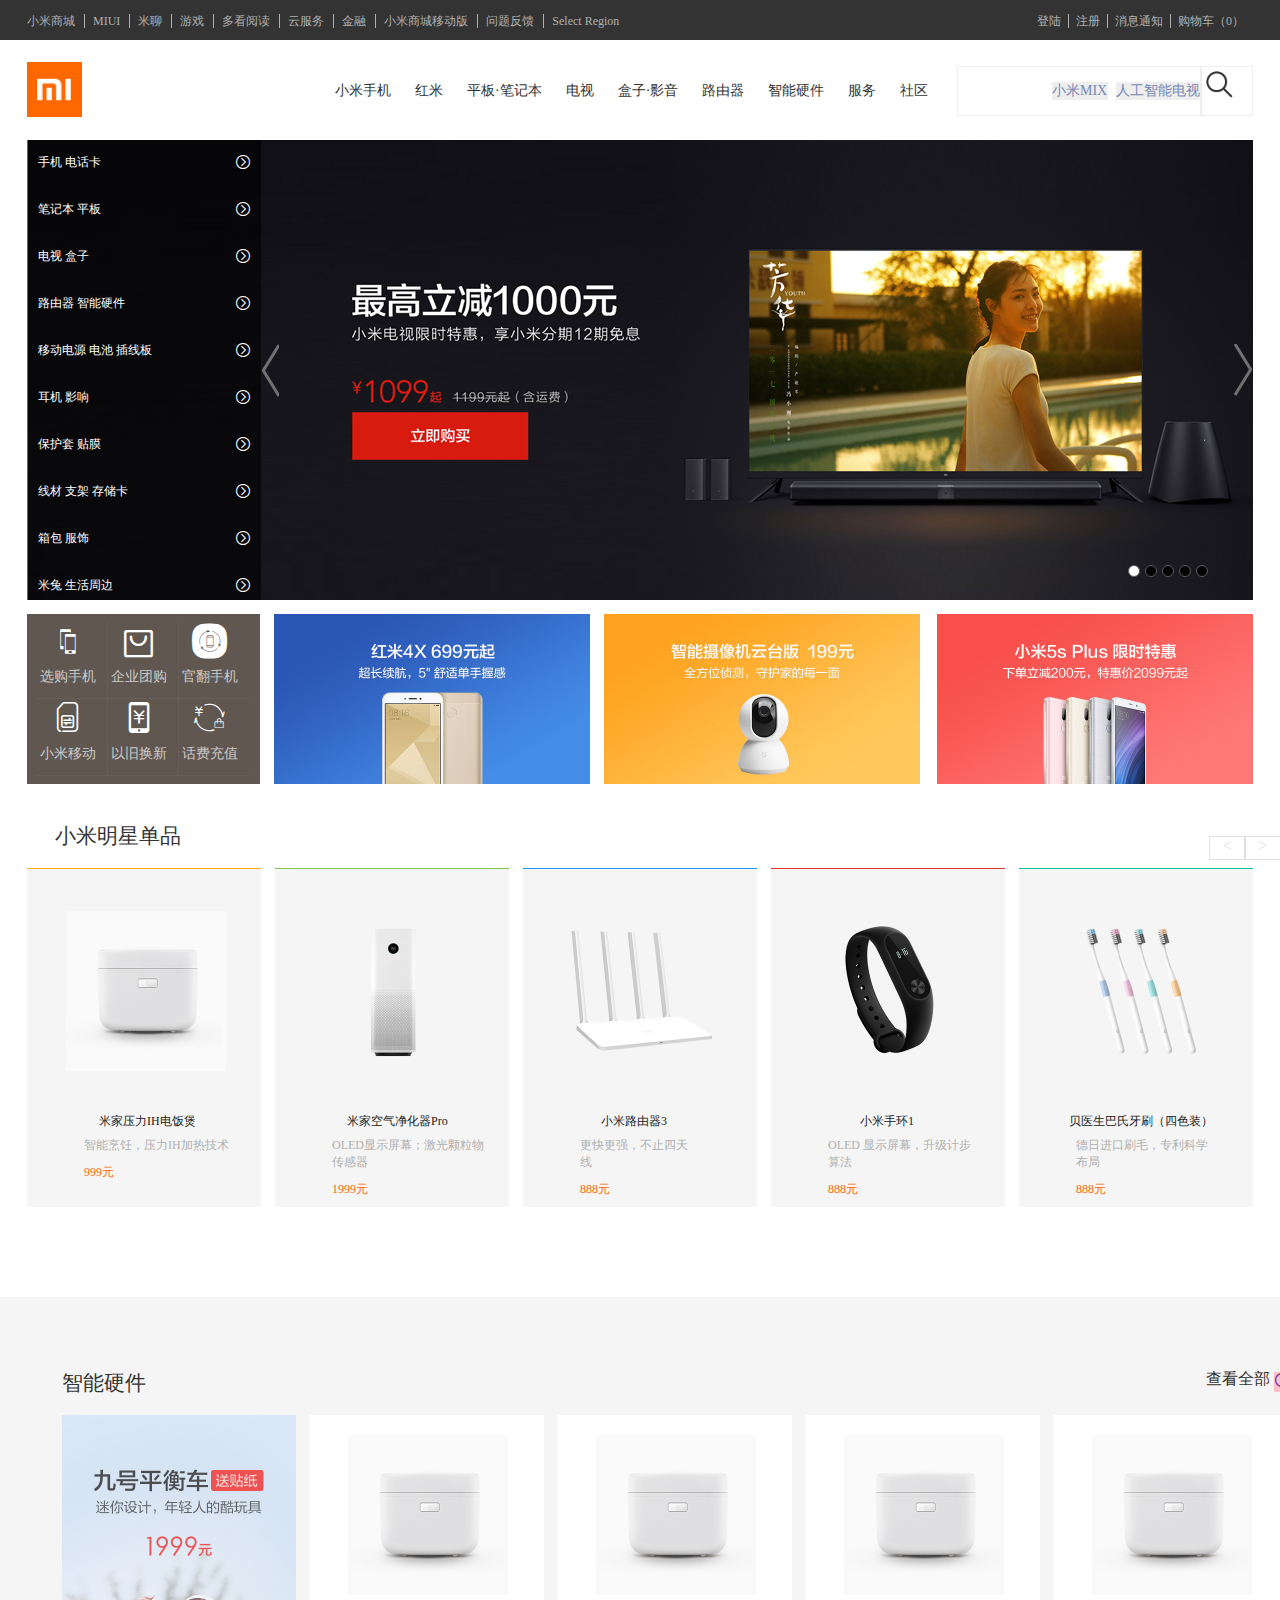
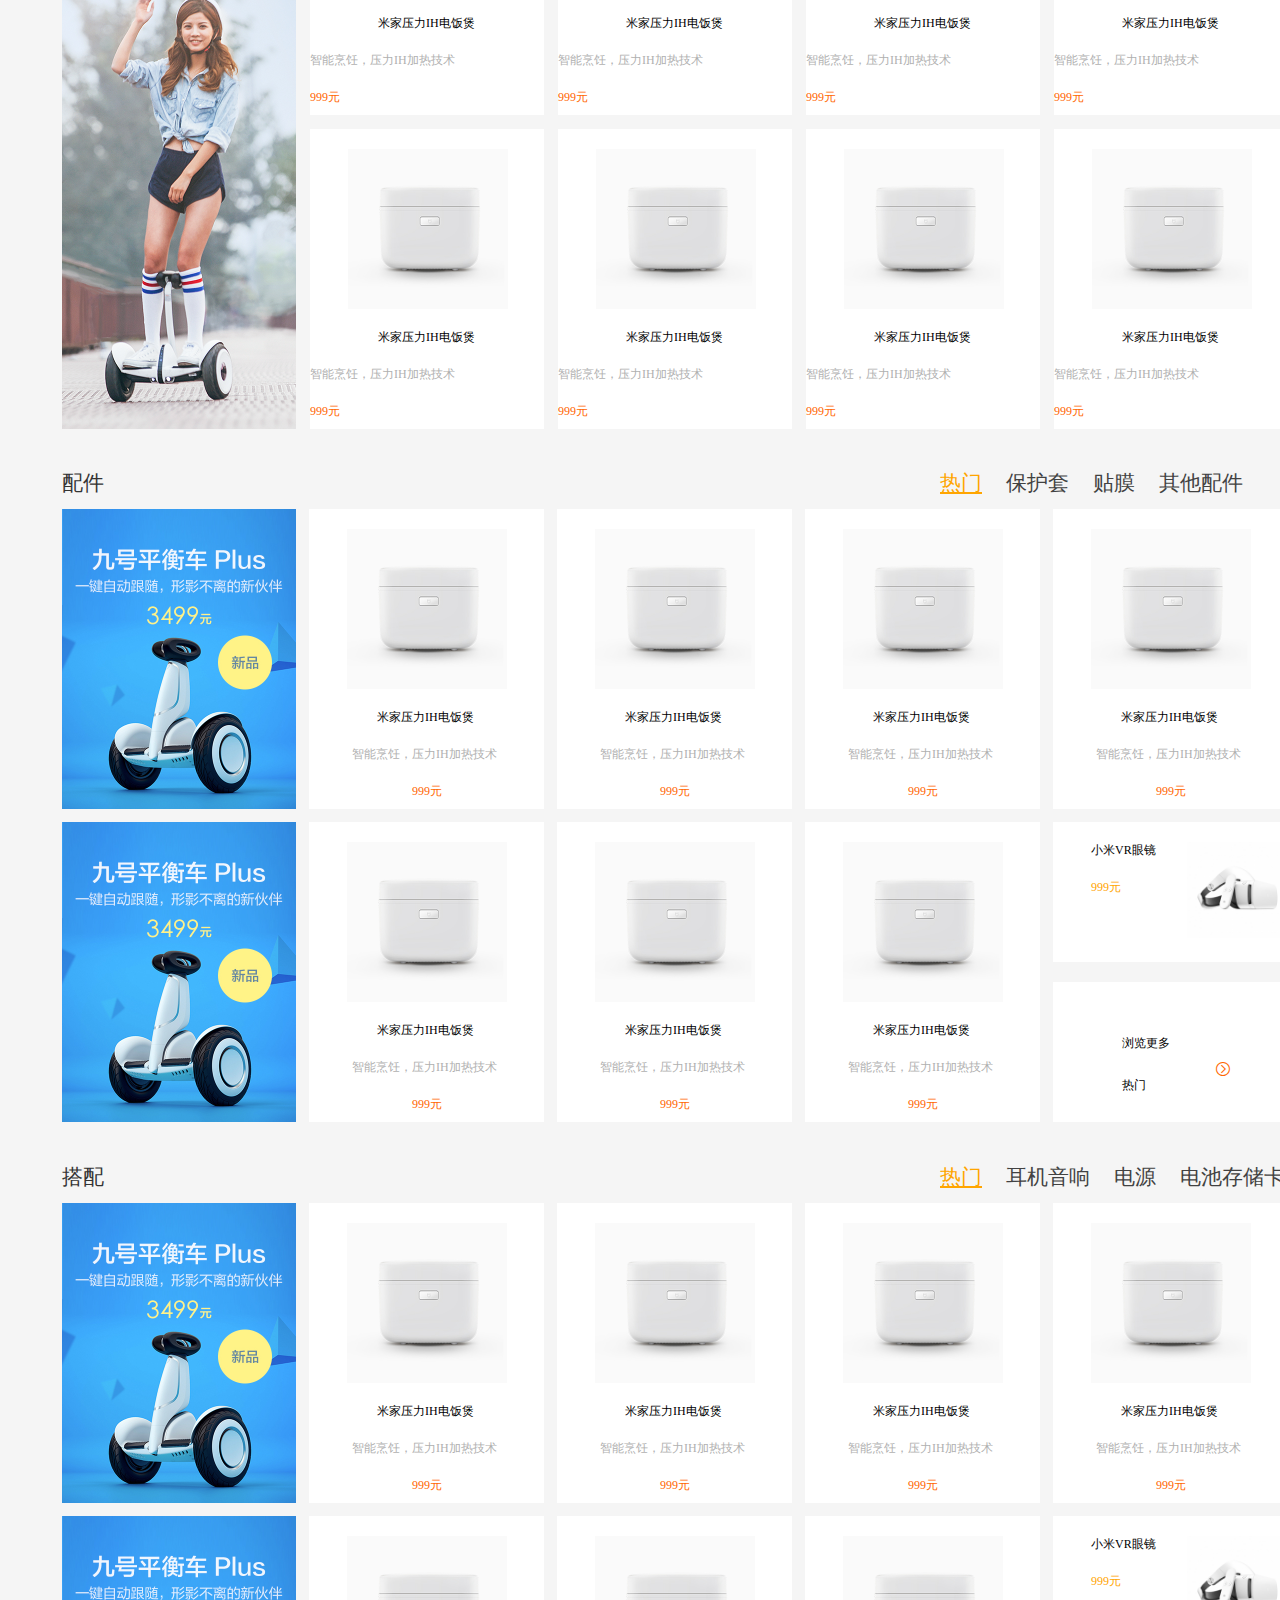
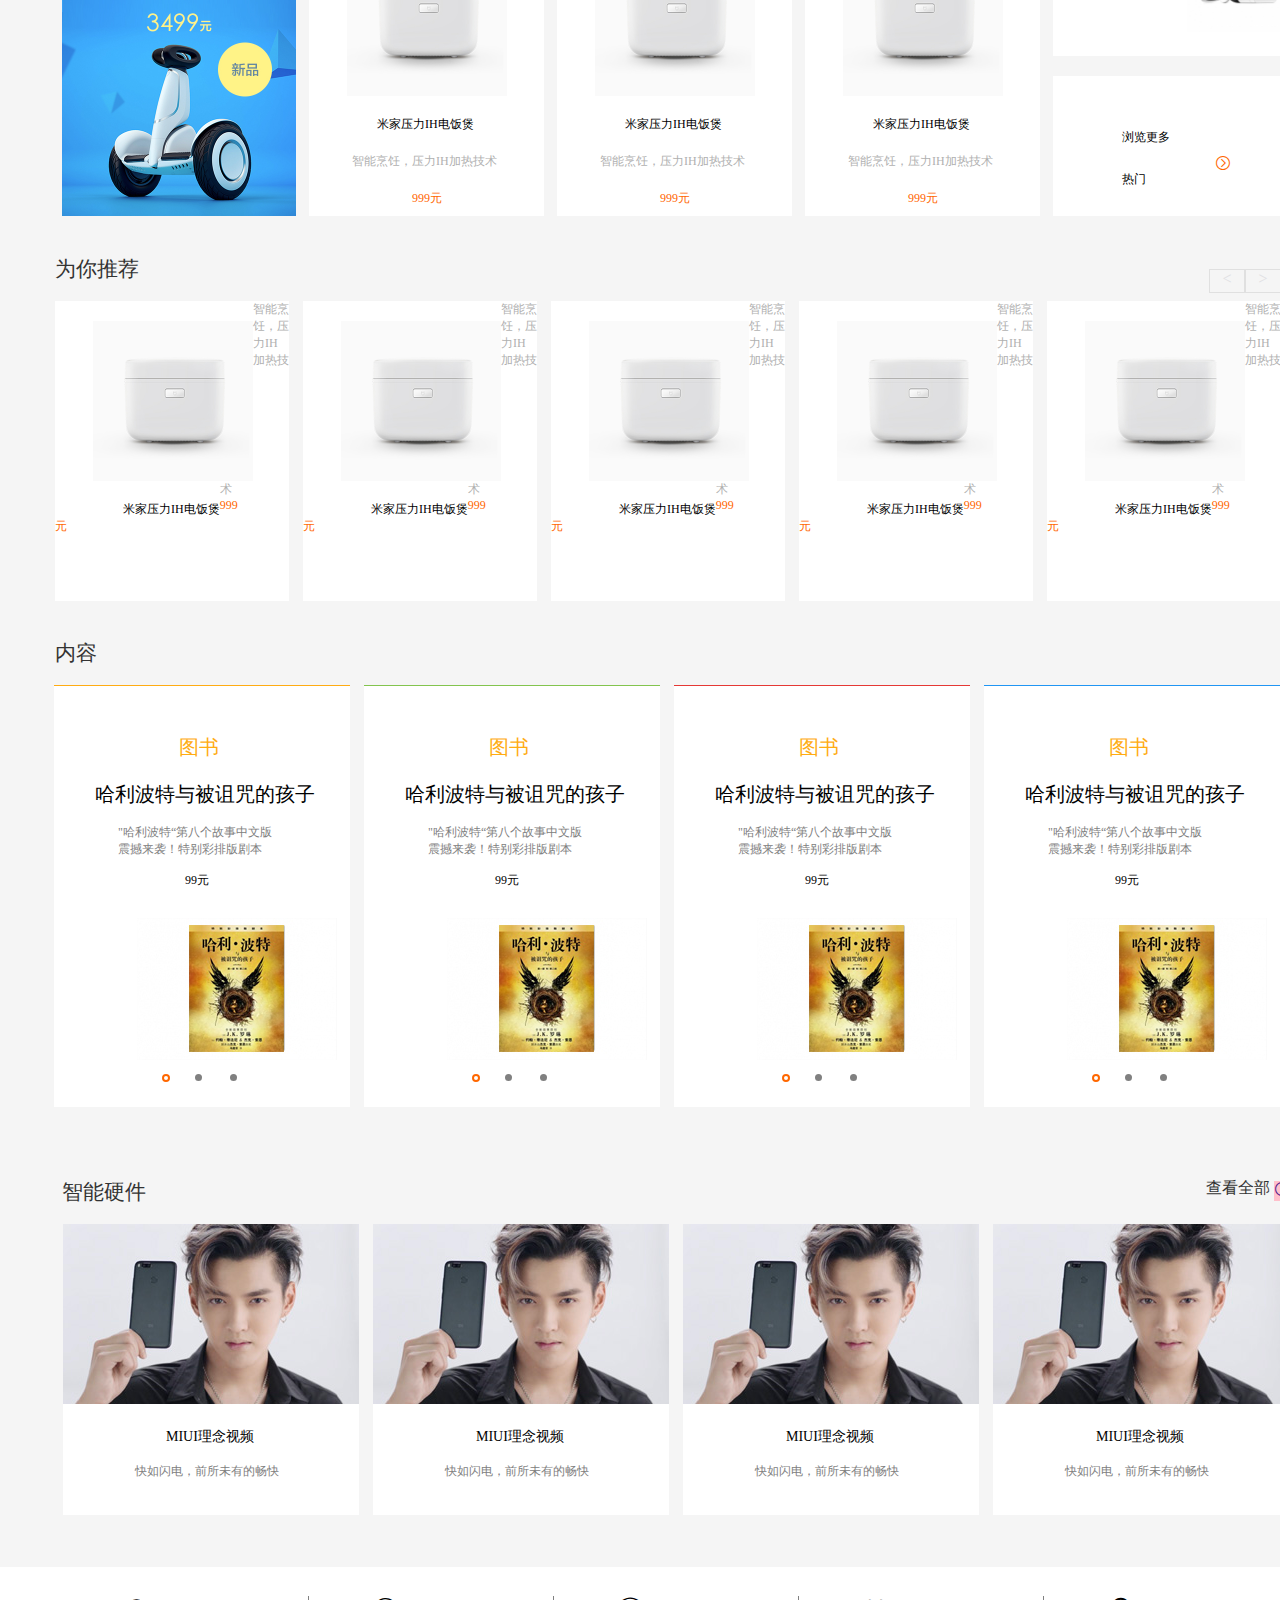
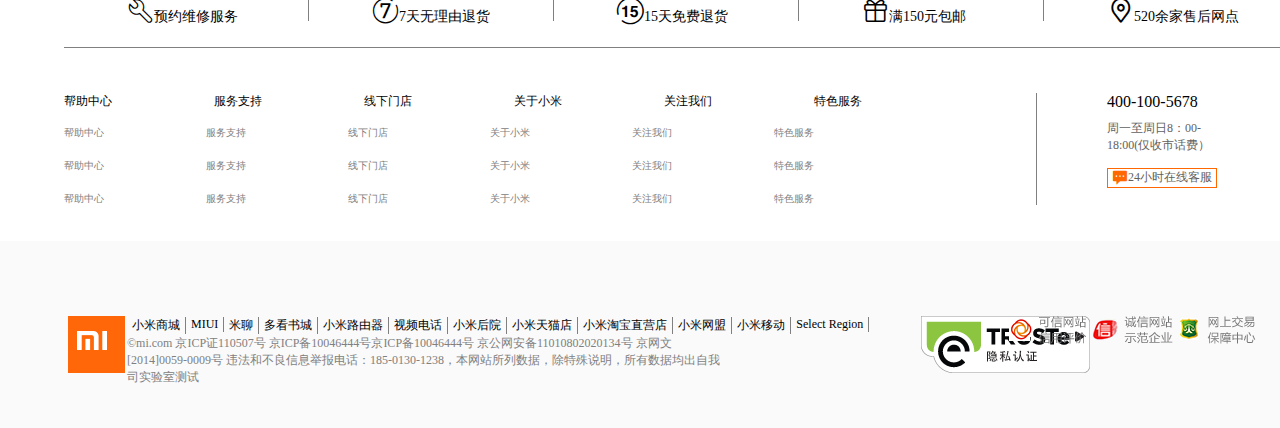
<file: 小米/index.html>
<!DOCTYPE html>
<html lang="en">
<head>
	<meta charset="UTF-8">
	<title>小米</title>
	<link rel="stylesheet" href="css/index.css">
	<link rel="stylesheet" href="icfont/iconfont.css">
	<script src='js/index.js'></script>
	<script src='js/animate.js'></script>
</head>
<body>
	<header>
		<main>
			<ul class="header-left">
				<li><a href="" class="first">小米商城</a></li>
				<li><a href="">MIUI</a></li>
				<li><a href="">米聊</a></li>
				<li><a href="">游戏</a></li>
				<li><a href="">多看阅读</a></li>
				<li><a href="">云服务</a></li>
				<li><a href="">金融</a></li>
				<li><a href="">小米商城移动版</a></li>
				<li><a href="">问题反馈</a></li>
				<li><a href="" class="last">Select Region</a></li>
				
			</ul>
			<ul class="header-right">
				<li><a href="">登陆</a></li>
				<li><a href="">注册</a></li>
				<li><a href="">消息通知</a></li>
				<li><a href="" class="right-last">购物车（0）</a></li>
			</ul>
		</main>
	</header>
	<section class="kongbai">
	    <div class="mi">
	    	<a href=""><img src="img/mi-logo.png" alt=""></a>
	    </div>
	    <nav>
	    	<ul class="dh">
	    		<li><a href="">小米手机</a></li>
	    		<li><a href="">红米</a></li>
	    		<li><a href="">平板·笔记本</a></li>
	    		<li><a href="">电视</a></li>
	    		<li><a href="">盒子·影音</a></li>
	    		<li><a href="">路由器</a></li>
	    		<li><a href="">智能硬件</a></li>
	    		<li><a href="">服务</a></li>
	    		<li><a href="">社区</a></li>
	    	</ul>
	    </nav>
	    <div class="sousuo">
	    	<div class="zuo">
	    		<div class="zuo1">小米MIX</div>
	    		<div class="zuo2">人工智能电视</div>
	    	</div>
	    	<div class="you"><a href="" class="yousousuo"><img src="img/sousuo.png" alt="" class="yousousuo1"></a></div>
	    </div>		
	</section>
	<section class="dao">		
		<ul class="banner">
			<li class="bans"><a href="">
				<img src="bans4.jpg" alt="" class="tu">
			</a></li>
			<li class="bans"><a href="">
				<img src="bans3.jpg" alt="" class="tu">
			</a></li>
			<li class="bans"><a href="">
				<img src="bans2.jpg" alt="" class="tu">
			</a></li>
			<li class="bans"><a href="">
				<img src="bans1.jpg" alt="" class="tu">
			</a></li>
			<li class="bans"><a href="">
				<img src="img/xmad_15028882962146_QInXd.jpg" alt="" class="tu">
			</a></li>
			<div class="jiantou1"></div>
			<div class="jiantou2"></div>
			<ul class="yuan">
				<li class="yuans"><a href=""></a></li>
				<li class="yuans"><a href=""></a></li>
				<li class="yuans"><a href=""></a></li>
				<li class="yuans"><a href=""></a></li>
				<li class="yuans"><a href=""></a></li>
			</ul>
		</ul>
		<aside>
			<ul class="zuodao">
				<li class='liss'><a href="">手机 电话卡<i class="iconfont icon-arrow-circle-o-right" id='ic'></i></a><ul class="wright"></ul></li>
				<li class='liss'><a href="">笔记本 平板<i class="iconfont icon-arrow-circle-o-right" id='ic'></i></a><ul class="wright"></ul></li>
				<li class='liss'><a href="">电视 盒子<i class="iconfont icon-arrow-circle-o-right" id='ic'></i></a><ul class="wright"></ul></li>
				<li class='liss'><a href="">路由器 智能硬件<i class="iconfont icon-arrow-circle-o-right" id='ic'></i></a><ul class="wright"></ul></li>
				<li class='liss'><a href="">移动电源 电池 插线板<i class="iconfont icon-arrow-circle-o-right" id='ic'></i></a><ul class="wright"></ul></li>
				<li class='liss'><a href="">耳机 影响<i class="iconfont icon-arrow-circle-o-right" id='ic'></i></a><ul class="wright"></ul><ul class="wright"></ul></li>
				<li class='liss'><a href="">保护套 贴膜<i class="iconfont icon-arrow-circle-o-right" id='ic'></i></a><ul class="wright"></ul></li>
				<li class='liss'><a href="">线材 支架 存储卡<i class="iconfont icon-arrow-circle-o-right" id='ic'></i></a><ul class="wright"></ul></li>
				<li class='liss'><a href="">箱包 服饰<i class="iconfont icon-arrow-circle-o-right" id='ic'></i></a><ul class="wright"></ul></li>
				<li class='liss'><a href="">米兔 生活周边<i class="iconfont icon-arrow-circle-o-right" id='ic'></i></a><ul class="wright"></ul></li>
			</ul>	
		</aside>
	</section>
	<div class="baikuang"></div>
	<section class="sikuang">
		<div class="situ1">
		    <ul class="liu">
			<li><a href="">
			        <div class="iconfont icon-xuangoushouji-copy"></div>
                    <span>选购手机</span>
			    </a>
			</li>
			<li><a href=""><div class="iconfont icon-tuangou"></div>
                    <span>企业团购</span></a></li>
			<li class="liusan"><a href=""><div class="iconfont icon-yijiuhuanxin"></div>
                    <span>官翻手机</span></a></li>
			<li><a href="">
			        <div class="iconfont icon-shoujiqia"></div>
                    <span>小米移动</span>
			    </a></li>
			<li><a href="">
			        <div class="iconfont icon-huafeichongzhi"></div>
                    <span>以旧换新</span>
			    </a></li>
			<li class="liuliu"><a href="">
			        <div class="iconfont icon-huishou"></div>
                    <span>话费充值</span>
			    </a></li>
		    </ul>
		</div>
		<div class="situ2"><a href=""><img class="st2" src="img/xmad_15028828175055_EnJhe.jpg" alt=""></a></div>
		<div class="situ3"><a href=""><img class="st2" src="img/xmad_15028825797475_TyklJ.jpg" alt=""></a></div>
		<div class="situ4"><a href=""><img class="st2" src="img/xmad_15029013841747_JGVkn.jpg" alt=""></a></div>
	</section>
	<div class="zhongkuang1">
	    <div class="xiaomikuang">小米明星单品</div>
		<ul class="jiantoukuang">
		    <li><a href="javascript:;" class="Left"><</a></li>
		    <li><a href="javascript:;" class="Right">></a></li>
		</ul>
	</div>
	<div class="Tukuang"><ul class="tukuang1">
		<li class="li1">
		    <a href="">
		        <img src="img/dianfanbao.jpg" alt="" class="dianfanbao"></a>
		    <a href="" class="dianwen">米家压力IH电饭煲</a>
		    <span>智能烹饪，压力IH加热技术</span>
		    <span class="shuzi">999元</span>   
		</li>
		<li class="li2">
		    <a href="">
		        <img src="img/kongtiao.png" alt="" class="dianfanbao"></a>
		    <a href="" class="dianwen">米家空气净化器Pro</a>
		    <span class="led">OLED显示屏幕；激光颗粒物传感器</span>
		    <span class="shuzi">1999元</span>
		</li>
		<li class="li3">
		    <a href="">
		        <img src="img/luyouqi.png" alt="" class="dianfanbao"></a>
		    <a href="" class="luyou1">小米路由器3</a>
		    <span class="luyou">更快更强，不止四天线</span>
		    <span class="shuzi">888元</span>
		</li>
		<li class="li4">
		    <a href="">
		        <img src="img/shouhuan.png" alt="" class="dianfanbao"></a>
		    <a href="" class="shouhuan1">小米手环1</a>
		    <span class="jisuan">OLED 显示屏幕，升级计步算法</span>
		    <span class="shuzi">888元</span>
		</li>
		<li class="lastya">
		    <a href="">
		        <img src="img/yashua.png" alt="" class="dianfanbao"></a>
		    <a href="" class="yashua">贝医生巴氏牙刷（四色装）</a>
		    <span class="jisuan">德日进口刷毛，专利科学布局</span>
		    <span class="shuzi">888元</span>
		</li>
		<li class="li1">
		    <a href="">
		        <img src="img/dianfanbao.jpg" alt="" class="dianfanbao"></a>
		    <a href="" class="dianwen">米家压力IH电饭煲</a>
		    <span>智能烹饪，压力IH加热技术</span>
		    <span class="shuzi">999元</span>   
		</li>
		<li class="li2">
		    <a href="">
		        <img src="img/kongtiao.png" alt="" class="dianfanbao"></a>
		    <a href="" class="dianwen">米家空气净化器Pro</a>
		    <span class="led">OLED显示屏幕；激光颗粒物传感器</span>
		    <span class="shuzi">1999元</span>
		</li>
		<li class="li3">
		    <a href="">
		        <img src="img/luyouqi.png" alt="" class="dianfanbao"></a>
		    <a href="" class="luyou1">小米路由器3</a>
		    <span class="luyou">更快更强，不止四天线</span>
		    <span class="shuzi">888元</span>
		</li>
		<li class="li4">
		    <a href="">
		        <img src="img/shouhuan.png" alt="" class="dianfanbao"></a>
		    <a href="" class="shouhuan1">小米手环1</a>
		    <span class="jisuan">OLED 显示屏幕，升级计步算法</span>
		    <span class="shuzi">888元</span>
		</li>
		<li class="lastya">
		    <a href="">
		        <img src="img/yashua.png" alt="" class="dianfanbao"></a>
		    <a href="" class="yashua">贝医生巴氏牙刷（四色装）</a>
		    <span class="jisuan">德日进口刷毛，专利科学布局</span>
		    <span class="shuzi">888元</span>
		</li>
	</ul>
	</div>
	

	<div class="zhongkuang2"></div>
	<div class="big-box">
		<div class="zhongkuang3">
			<div class="znyj">智能硬件</div>
			<div class="ckqb">查看全部</div>
			<a href="" class="gengduoxiao"><div class="iconfont icon-arrow-circle-o-right"></div></a>
		</div>
		<div class="zhongkuang4">
			<div class="jsq">
			    <a href=""><img src="img/jsq.jpg" alt=""></a>
			</div>
			<ul class="bakuang">
			    <li class="mjdfb">
			       <a href="">
		              <img src="img/dianfanbao.jpg" alt="" class="dianfanbao"></a>
		           <a href="" class="dianwen">米家压力IH电饭煲</a>
		           <span>智能烹饪，压力IH加热技术</span>
		           <span class="shuzi">999元</span>
		           <div class="xiala">
		               <div class="kehu">宝贝到了，迫不急到的沉了沉，感觉非常不错很好</div>
		               <span class="pj">来自这个年纪的评价</span>
		           </div>  
			    </li>
			    <li class="mjdfb">
			       <a href="">
		              <img src="img/dianfanbao.jpg" alt="" class="dianfanbao"></a>
		           <a href="" class="dianwen">米家压力IH电饭煲</a>
		           <span>智能烹饪，压力IH加热技术</span>
		           <span class="shuzi">999元</span>
		           <div class="xiala">
		               <div class="kehu">宝贝到了，迫不急到的沉了沉，感觉非常不错很好</div>
		               <span class="pj">来自这个年纪的评价</span>
		           </div>  
			    </li>
			    <li class="mjdfb">
			       <a href="">
		              <img src="img/dianfanbao.jpg" alt="" class="dianfanbao"></a>
		           <a href="" class="dianwen">米家压力IH电饭煲</a>
		           <span>智能烹饪，压力IH加热技术</span>
		           <span class="shuzi">999元</span>
		           <div class="xiala">
		               <div class="kehu">宝贝到了，迫不急到的沉了沉，感觉非常不错很好</div>
		               <span class="pj">来自这个年纪的评价</span>
		           </div>  
			    </li>
			    <li class="mjdfb">
			       <a href="">
		              <img src="img/dianfanbao.jpg" alt="" class="dianfanbao"></a>
		           <a href="" class="dianwen">米家压力IH电饭煲</a>
		           <span>智能烹饪，压力IH加热技术</span>
		           <span class="shuzi">999元</span>
		           <div class="xiala">
		               <div class="kehu">宝贝到了，迫不急到的沉了沉，感觉非常不错很好</div>
		               <span class="pj">来自这个年纪的评价</span>
		           </div>  
			    </li>
			    <li class="mjdfb">
			       <a href="">
		              <img src="img/dianfanbao.jpg" alt="" class="dianfanbao"></a>
		           <a href="" class="dianwen">米家压力IH电饭煲</a>
		           <span>智能烹饪，压力IH加热技术</span>
		           <span class="shuzi">999元</span>
		           <div class="xiala">
		               <div class="kehu">宝贝到了，迫不急到的沉了沉，感觉非常不错很好</div>
		               <span class="pj">来自这个年纪的评价</span>
		           </div>  
			    </li>
			    <li class="mjdfb">
			       <a href="">
		              <img src="img/dianfanbao.jpg" alt="" class="dianfanbao"></a>
		           <a href="" class="dianwen">米家压力IH电饭煲</a>
		           <span>智能烹饪，压力IH加热技术</span>
		           <span class="shuzi">999元</span>
		           <div class="xiala">
		               <div class="kehu">宝贝到了，迫不急到的沉了沉，感觉非常不错很好</div>
		               <span class="pj">来自这个年纪的评价</span>
		           </div>  
			    </li>
			    <li class="mjdfb">
			       <a href="">
		              <img src="img/dianfanbao.jpg" alt="" class="dianfanbao"></a>
		           <a href="" class="dianwen">米家压力IH电饭煲</a>
		           <span>智能烹饪，压力IH加热技术</span>
		           <span class="shuzi">999元</span>
		           <div class="xiala">
		               <div class="kehu">宝贝到了，迫不急到的沉了沉，感觉非常不错很好</div>
		               <span class="pj">来自这个年纪的评价</span>
		           </div>  
			    </li>
			    <li class="mjdfb">
			       <a href="">
		              <img src="img/dianfanbao.jpg" alt="" class="dianfanbao"></a>
		           <a href="" class="dianwen">米家压力IH电饭煲</a>
		           <span>智能烹饪，压力IH加热技术</span>
		           <span class="shuzi">999元</span>
		           <div class="xiala">
		               <div class="kehu">宝贝到了，迫不急到的沉了沉，感觉非常不错很好</div>
		               <span class="pj">来自这个年纪的评价</span>
		           </div>  
			    </li>  
			</ul>	
		</div>
		<div class="zhongkuang5">
				<div class="dapei">配件</div>
				<ul class="remen">
					<a href="" class="rm">热门</a>
					<a href="">保护套</a>
					<a href="">贴膜</a>
					<a href="" class="ds">其他配件</a>
				</ul>
	    </div>
		<ul class="shikuang">
				<li class="ferst">
				    <a href="" class="che">
				    	<img src="img/che.jpg" alt="">
				    </a>
				</li>
				<li>
			    	<a href="">
		              <img src="img/dianfanbao.jpg" alt="" class="dianfanbao"></a>
		           <a href="" class="dianwen">米家压力IH电饭煲</a>
		           <span>智能烹饪，压力IH加热技术</span>
		           <span class="shuzi">999元</span>
		           <div class="xiala">
		               <div class="kehu">宝贝到了，迫不急到的沉了沉，感觉非常不错很好</div>
		               <span class="pj">来自这个年纪的评价</span>
		           </div>
			    </li>
				<li>
					<a href="">
		              <img src="img/dianfanbao.jpg" alt="" class="dianfanbao"></a>
		           <a href="" class="dianwen">米家压力IH电饭煲</a>
		           <span>智能烹饪，压力IH加热技术</span>
		           <span class="shuzi">999元</span>
		           <div class="xiala">
		               <div class="kehu">宝贝到了，迫不急到的沉了沉，感觉非常不错很好</div>
		               <span class="pj">来自这个年纪的评价</span>
		           </div>
				</li>
				<li><a href="">
		              <img src="img/dianfanbao.jpg" alt="" class="dianfanbao"></a>
		           <a href="" class="dianwen">米家压力IH电饭煲</a>
		           <span>智能烹饪，压力IH加热技术</span>
		           <span class="shuzi">999元</span>
		           <div class="xiala">
		               <div class="kehu">宝贝到了，迫不急到的沉了沉，感觉非常不错很好</div>
		               <span class="pj">来自这个年纪的评价</span>
		           </div></li>
				<li class="foor">
					<a href="">
		              <img src="img/dianfanbao.jpg" alt="" class="dianfanbao"></a>
		           <a href="" class="dianwen">米家压力IH电饭煲</a>
		           <span>智能烹饪，压力IH加热技术</span>
		           <span class="shuzi">999元</span>
		           <div class="xiala">
		               <div class="kehu">宝贝到了，迫不急到的沉了沉，感觉非常不错很好</div>
		               <span class="pj">来自这个年纪的评价</span>
		           </div>
				</li>
				<li class="ferst">
					<a href="" class="che">
				    	<img src="img/che.jpg" alt="">
				    </a>
				</li>
				<li>
					<a href="">
		              <img src="img/dianfanbao.jpg" alt="" class="dianfanbao"></a>
		           <a href="" class="dianwen">米家压力IH电饭煲</a>
		           <span>智能烹饪，压力IH加热技术</span>
		           <span class="shuzi">999元</span>
		           <div class="xiala">
		               <div class="kehu">宝贝到了，迫不急到的沉了沉，感觉非常不错很好</div>
		               <span class="pj">来自这个年纪的评价</span>
		           </div>
				</li>
				<li>
					<a href="">
		              <img src="img/dianfanbao.jpg" alt="" class="dianfanbao"></a>
		           <a href="" class="dianwen">米家压力IH电饭煲</a>
		           <span>智能烹饪，压力IH加热技术</span>
		           <span class="shuzi">999元</span>
		           <div class="xiala">
		               <div class="kehu">宝贝到了，迫不急到的沉了沉，感觉非常不错很好</div>
		               <span class="pj">来自这个年纪的评价</span>
		           </div>
				</li>
				<li>
					<a href="">
		              <img src="img/dianfanbao.jpg" alt="" class="dianfanbao"></a>
		           <a href="" class="dianwen">米家压力IH电饭煲</a>
		           <span>智能烹饪，压力IH加热技术</span>
		           <span class="shuzi">999元</span>
		           <div class="xiala">
		               <div class="kehu">宝贝到了，迫不急到的沉了沉，感觉非常不错很好</div>
		               <span class="pj">来自这个年纪的评价</span>
		           </div>
				</li>
				<div class="layan">
					<div class="last1">
					    <a href="" class="yanyan">
					    	<img src="img/erji.jpg" alt="">
					    </a>
					    <a href="" class="yanjing">小米VR眼镜</a>
					    <div class="ysz">999元</div>
					</div>
					<div class="last2">
						<div class="liulan"><a href="">浏览更多</a></div>
						<div class="remenwz"><a href="">热门</a></div>
						<a href="" class="gengduo">
						    <div class="iconfont icon-arrow-circle-o-right">
						    </div>
						</a>

				</div>
		</ul>
		<div class="zhongkuang5">
				<div class="dapei">搭配</div>
				<ul class="remen">
					<a href="" class="rm">热门</a>
					<a href="">耳机音响</a>
					<a href="">电源</a>
					<a href="" class="ds">电池存储卡</a>
				</ul>
	    </div>
		<ul class="shikuang">
				<li class="ferst">
				    <a href="" class="che">
				    	<img src="img/che.jpg" alt="">
				    </a>
				</li>
				<li>
			    	<a href="">
		              <img src="img/dianfanbao.jpg" alt="" class="dianfanbao"></a>
		           <a href="" class="dianwen">米家压力IH电饭煲</a>
		           <span>智能烹饪，压力IH加热技术</span>
		           <span class="shuzi">999元</span>
		           <div class="xiala">
		               <div class="kehu">宝贝到了，迫不急到的沉了沉，感觉非常不错很好</div>
		               <span class="pj">来自这个年纪的评价</span>
		           </div>
			    </li>
				<li>
					<a href="">
		              <img src="img/dianfanbao.jpg" alt="" class="dianfanbao"></a>
		           <a href="" class="dianwen">米家压力IH电饭煲</a>
		           <span>智能烹饪，压力IH加热技术</span>
		           <span class="shuzi">999元</span>
		           <div class="xiala">
		               <div class="kehu">宝贝到了，迫不急到的沉了沉，感觉非常不错很好</div>
		               <span class="pj">来自这个年纪的评价</span>
		           </div>
				</li>
				<li><a href="">
		              <img src="img/dianfanbao.jpg" alt="" class="dianfanbao"></a>
		           <a href="" class="dianwen">米家压力IH电饭煲</a>
		           <span>智能烹饪，压力IH加热技术</span>
		           <span class="shuzi">999元</span>
		           <div class="xiala">
		               <div class="kehu">宝贝到了，迫不急到的沉了沉，感觉非常不错很好</div>
		               <span class="pj">来自这个年纪的评价</span>
		           </div></li>
				<li class="foor">
					<a href="">
		              <img src="img/dianfanbao.jpg" alt="" class="dianfanbao"></a>
		           <a href="" class="dianwen">米家压力IH电饭煲</a>
		           <span>智能烹饪，压力IH加热技术</span>
		           <span class="shuzi">999元</span>
		           <div class="xiala">
		               <div class="kehu">宝贝到了，迫不急到的沉了沉，感觉非常不错很好</div>
		               <span class="pj">来自这个年纪的评价</span>
		           </div>
				</li>
				<li class="ferst">
					<a href="" class="che">
				    	<img src="img/che.jpg" alt="">
				    </a>
				</li>
				<li>
					<a href="">
		              <img src="img/dianfanbao.jpg" alt="" class="dianfanbao"></a>
		           <a href="" class="dianwen">米家压力IH电饭煲</a>
		           <span>智能烹饪，压力IH加热技术</span>
		           <span class="shuzi">999元</span>
		           <div class="xiala">
		               <div class="kehu">宝贝到了，迫不急到的沉了沉，感觉非常不错很好</div>
		               <span class="pj">来自这个年纪的评价</span>
		           </div>
				</li>
				<li>
					<a href="">
		              <img src="img/dianfanbao.jpg" alt="" class="dianfanbao"></a>
		           <a href="" class="dianwen">米家压力IH电饭煲</a>
		           <span>智能烹饪，压力IH加热技术</span>
		           <span class="shuzi">999元</span>
		           <div class="xiala">
		               <div class="kehu">宝贝到了，迫不急到的沉了沉，感觉非常不错很好</div>
		               <span class="pj">来自这个年纪的评价</span>
		           </div>
				</li>
				<li>
					<a href="">
		              <img src="img/dianfanbao.jpg" alt="" class="dianfanbao"></a>
		           <a href="" class="dianwen">米家压力IH电饭煲</a>
		           <span>智能烹饪，压力IH加热技术</span>
		           <span class="shuzi">999元</span>
		           <div class="xiala">
		               <div class="kehu">宝贝到了，迫不急到的沉了沉，感觉非常不错很好</div>
		               <span class="pj">来自这个年纪的评价</span>
		           </div>
				</li>
				  <div class="layan">
					<div class="last1">
					    <a href="" class="yanyan">
					    	<img src="img/erji.jpg" alt="">
					    </a>
					    <a href="" class="yanjing">小米VR眼镜</a>
					    <div class="ysz">999元</div>
					</div>
					<div class="last2">
						<div class="liulan"><a href="">浏览更多</a></div>
						<div class="remenwz"><a href="">热门</a></div>
						<a href="" class="gengduo">
						    <div class="iconfont icon-arrow-circle-o-right">
						    </div>
						</a>
					</div>
			      </div>
		</ul>
		<div class="zhongkuang1">
	    <div class="xiaomikuang">为你推荐</div>
		<ul class="jiantoukuang">
		    <li><a href=""><</a></li>
		    <li><a href="">></a></li>
		</ul>
		</div>
		<ul class="zhongkuang6">
			<li class="diliu">
		       <a href="">
		          <img src="img/dianfanbao.jpg" alt="" class="dianfanbao"></a>
		       <a href="" class="dianwen">米家压力IH电饭煲</a>
		       <span>智能烹饪，压力IH加热技术</span>
		       <span class="shuzi">999元</span>   
		    </li>
		    <li>
		       <a href="">
		          <img src="img/dianfanbao.jpg" alt="" class="dianfanbao"></a>
		       <a href="" class="dianwen">米家压力IH电饭煲</a>
		       <span>智能烹饪，压力IH加热技术</span>
		       <span class="shuzi">999元</span>   
		    </li>
		    <li>
		       <a href="">
		          <img src="img/dianfanbao.jpg" alt="" class="dianfanbao"></a>
		       <a href="" class="dianwen">米家压力IH电饭煲</a>
		       <span>智能烹饪，压力IH加热技术</span>
		       <span class="shuzi">999元</span>   
		    </li>
		    <li>
		       <a href="">
		          <img src="img/dianfanbao.jpg" alt="" class="dianfanbao"></a>
		       <a href="" class="dianwen">米家压力IH电饭煲</a>
		       <span>智能烹饪，压力IH加热技术</span>
		       <span class="shuzi">999元</span>   
		    </li>
		    <li>
		       <a href="">
		          <img src="img/dianfanbao.jpg" alt="" class="dianfanbao"></a>
		       <a href="" class="dianwen">米家压力IH电饭煲</a>
		       <span>智能烹饪，压力IH加热技术</span>
		       <span class="shuzi">999元</span>   
		    </li>
		</ul>
		<div class="zhongkuang1">
			<div class="xiaomikuang">内容</div>
		</div>
		<ul class="tzyy">
			<li class="tushu">
				<div class="zuojian">图书</div>
				<a href=""><div class="hali">哈利波特与被诅咒的孩子</div></a>
				<a href=""><div class="bole">"哈利波特“第八个故事中文版震撼来袭！特别彩排版剧本</div></a>
				<div class="haqian">99元</div>
				<a href="" class="hatu"><img src="img/shuji.png" alt=""></a>
				<div class="hayuan">
					<a href=""><div class="hayuan1"></div></a>
					<a href=""><div class="hayuan2"></div></a>
					<a href=""><div class="hayuan3"></div></a>
				</div>
			</li>
			<li class="zhuti">
				<div class="zuojian">图书</div>
				<a href=""><div class="hali">哈利波特与被诅咒的孩子</div></a>
				<a href=""><div class="bole">"哈利波特“第八个故事中文版震撼来袭！特别彩排版剧本</div></a>
				<div class="haqian">99元</div>
				<a href="" class="hatu"><img src="img/shuji.png" alt=""></a>
				<div class="hayuan">
					<a href=""><div class="hayuan1"></div></a>
					<a href=""><div class="hayuan2"></div></a>
					<a href=""><div class="hayuan3"></div></a>
				</div>
			</li>
			<li class="youxi">
				<div class="zuojian">图书</div>
				<a href=""><div class="hali">哈利波特与被诅咒的孩子</div></a>
				<a href=""><div class="bole">"哈利波特“第八个故事中文版震撼来袭！特别彩排版剧本</div></a>
				<div class="haqian">99元</div>
				<a href="" class="hatu"><img src="img/shuji.png" alt=""></a>
				<div class="hayuan">
					<a href=""><div class="hayuan1"></div></a>
					<a href=""><div class="hayuan2"></div></a>
					<a href=""><div class="hayuan3"></div></a>
				</div>
			</li>
			<li class="yingyong">
				<div class="zuojian">图书</div>
				<a href=""><div class="hali">哈利波特与被诅咒的孩子</div></a>
				<a href=""><div class="bole">"哈利波特“第八个故事中文版震撼来袭！特别彩排版剧本</div></a>
				<div class="haqian">99元</div>
				<a href="" class="hatu"><img src="img/shuji.png" alt=""></a>
				<div class="hayuan">
					<a href=""><div class="hayuan1"></div></a>
					<a href=""><div class="hayuan2"></div></a>
					<a href=""><div class="hayuan3"></div></a>
				</div>
			</li>
		</ul>
		<div class="zhongkuang3">
			<div class="znyj">智能硬件</div>
			<div class="ckqb">查看全部</div>
			<a href="" class="gengduoxiao"><div class="iconfont icon-arrow-circle-o-right"></div></a>
		</div>
		<ul class="zhongkuang7">
			<li class="wukuang">
				<a href="" class="wutu"><img src="img/wuyifan.jpg" alt=""></a>
				<a href=""><div class="miui">MIUI理念视频</div></a>
				<div class="look">快如闪电，前所未有的畅快</div>
			</li>
			<li class="wukuang">
				<a href="" class="wutu"><img src="img/wuyifan.jpg" alt=""></a>
				<a href=""><div class="miui">MIUI理念视频</div></a>
				<div class="look">快如闪电，前所未有的畅快</div>
			</li>
			<li class="wukuang">
				<a href="" class="wutu"><img src="img/wuyifan.jpg" alt=""></a>
				<a href=""><div class="miui">MIUI理念视频</div></a>
				<div class="look">快如闪电，前所未有的畅快</div>
			</li>
			<li class="wukuang4">
				<a href="" class="wutu"><img src="img/wuyifan.jpg" alt=""></a>
				<a href=""><div class="miui">MIUI理念视频</div></a>
				<div class="look">快如闪电，前所未有的畅快</div>
			</li>
		</ul>
		<ul class="zhongkuang8">
			<li><a href=""><div class="iconfont icon-banshou">预约维修服务</div></a></li>
			<li><a href=""><div class="iconfont icon-icon1460191569463">7天无理由退货</div></a></li>
			<li><a href=""><div class="iconfont icon-icon-test">15天免费退货</div></a></li>
			<li><a href=""><div class="iconfont icon-gift">满150元包邮</div></a></li>
			<li class="shouhou"><a href=""><div class="iconfont icon-dizhi">520余家售后网点</div></a></li>
		</ul>
		<div class="zhongkuang9">
			<div class="zhongkuang91">
				<ul class="dikuang1">
					<li><a href="">帮助中心</a></li>
					<li><a href="">服务支持</a></li>
					<li><a href="">线下门店</a></li>
					<li><a href="">关于小米</a></li>
					<li><a href="">关注我们</a></li>
					<li><a href="">特色服务</a></li>
				</ul>
				<ul class="dikuang2">
					<li><a href="">帮助中心</a></li>
					<li><a href="">服务支持</a></li>
					<li><a href="">线下门店</a></li>
					<li><a href="">关于小米</a></li>
					<li><a href="">关注我们</a></li>
					<li><a href="">特色服务</a></li>
				</ul>
				<ul class="dikuang3">
					<li><a href="">帮助中心</a></li>
					<li><a href="">服务支持</a></li>
					<li><a href="">线下门店</a></li>
					<li><a href="">关于小米</a></li>
					<li><a href="">关注我们</a></li>
					<li><a href="">特色服务</a></li>
				</ul>
				<ul class="dikuang4">
					<li><a href="">帮助中心</a></li>
					<li><a href="">服务支持</a></li>
					<li><a href="">线下门店</a></li>
					<li><a href="">关于小米</a></li>
					<li><a href="">关注我们</a></li>
					<li><a href="">特色服务</a></li>
				</ul>	
			</div>
			<div class="dianhuakuang">
				<div class="siling">400-100-5678</div>
				<div class="zhouyi">周一至周日8：00-18:00(仅收市话费）</div>
				<div class="zaixian">24小时在线客服
                   <div class="iconfont icon-huihua"></div>
				</div>	
		    </div>
		</div>
		<div class="dikuang">
			<div class="dikuangmi"><img src="img/mi-logo.png" alt=""></div>
			<ul class="mikuang">
				<li><a href="">小米商城</a></li>
				<li><a href="">MIUI</a></li>
				<li><a href="">米聊</a></li>
				<li><a href="">多看书城</a></li>
				<li><a href="">小米路由器</a></li>
				<li><a href="">视频电话</a></li>
				<li><a href="">小米后院</a></li>
				<li><a href="">小米天猫店</a></li>
				<li><a href="">小米淘宝直营店</a></li>
				<li><a href="">小米网盟</a></li>
				<li><a href="">小米移动</a></li>
				<li><a href="">Select Region</a></li>
			</ul>
			<div class="mikuang1">©mi.com 京ICP证110507号 <a href="">京ICP备10046444号</a>京ICP备10046444号 <a href="">京公网安备11010802020134号</a> <a href="">京网文[2014]0059-0009号</a> 
违法和不良信息举报电话：185-0130-1238，本网站所列数据，除特殊说明，所有数据均出自我司实验室测试</div>
            <div class="mikuang2">
            	<a href="" class="qiye"><img src="img/truste.png" alt=""></a>
            	<a href=""><img src="img/v-logo-1.png" alt=""></a>
            	<a href=""><img src="img/v-logo-2.png" alt=""></a>
            	<a href=""><img src="img/v-logo-3.png" alt=""></a>
            </div>
		</div>
	    

</body>
</html>
</file>
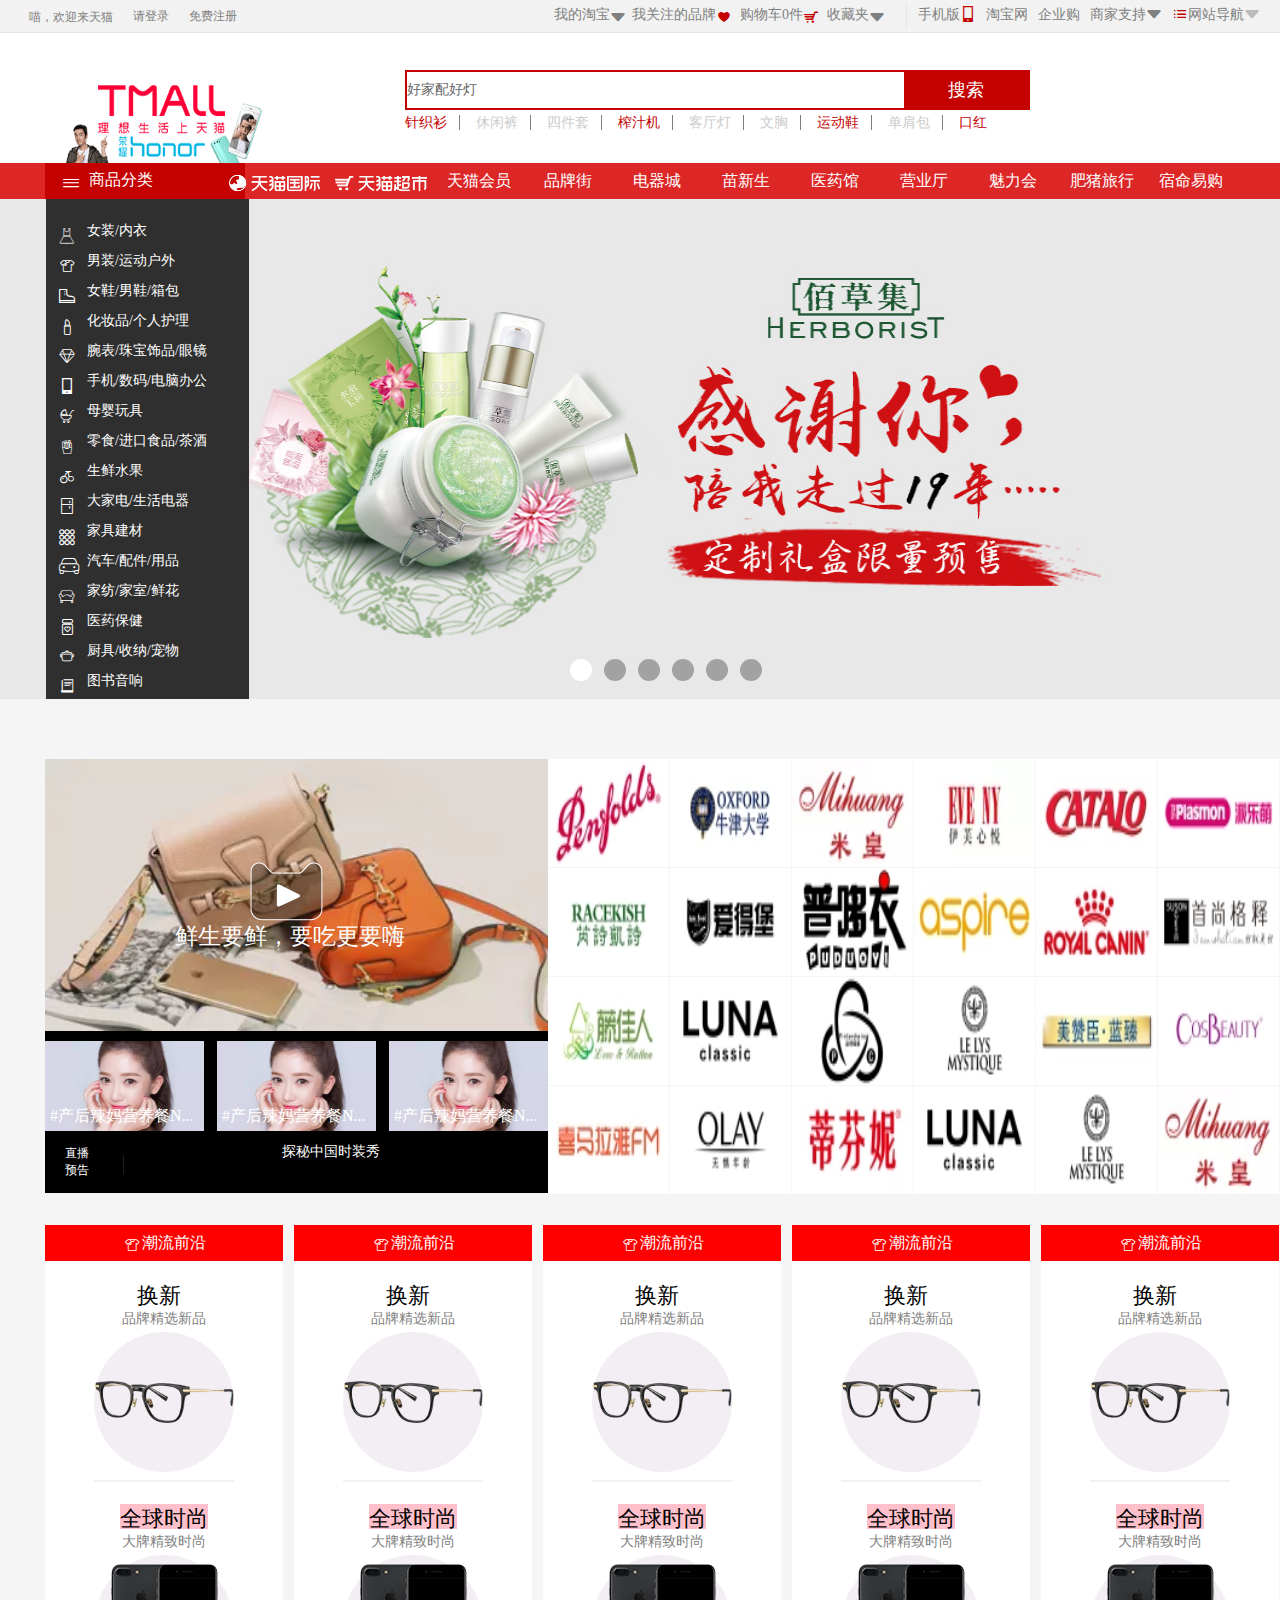
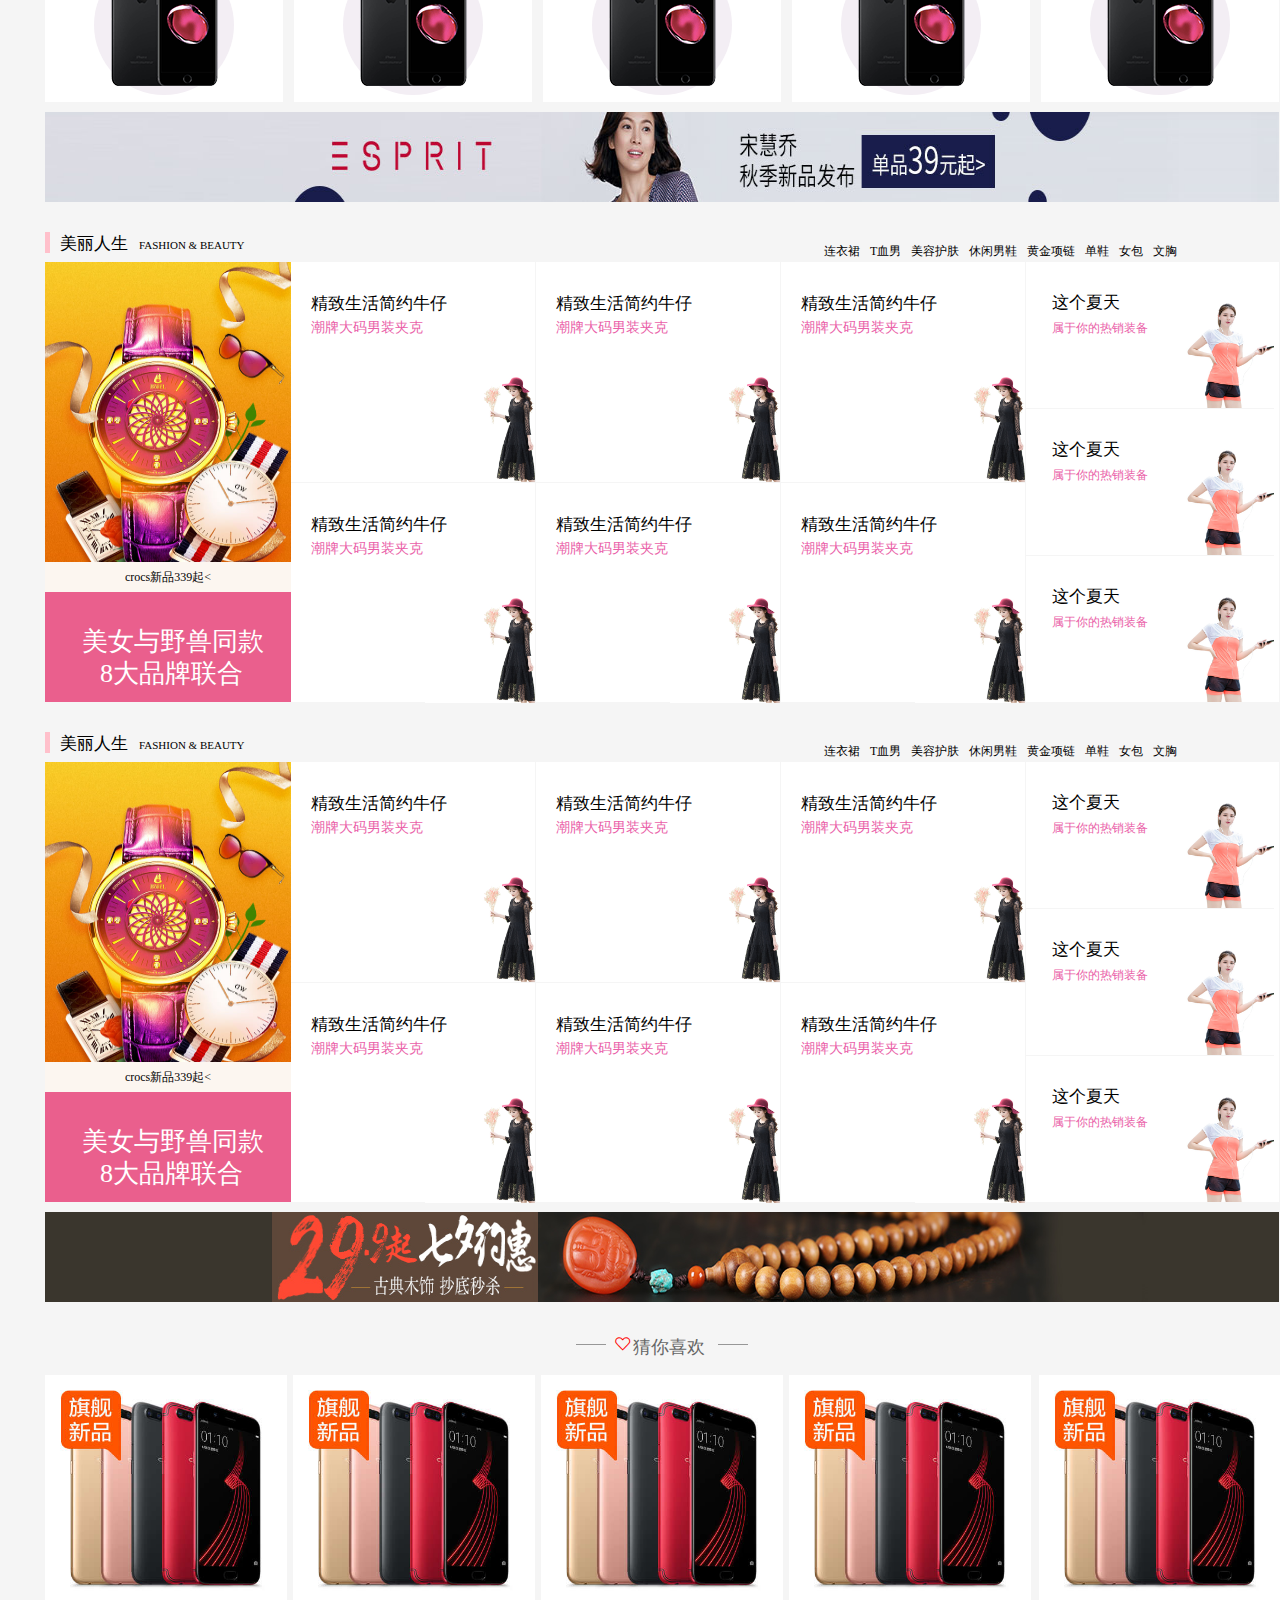
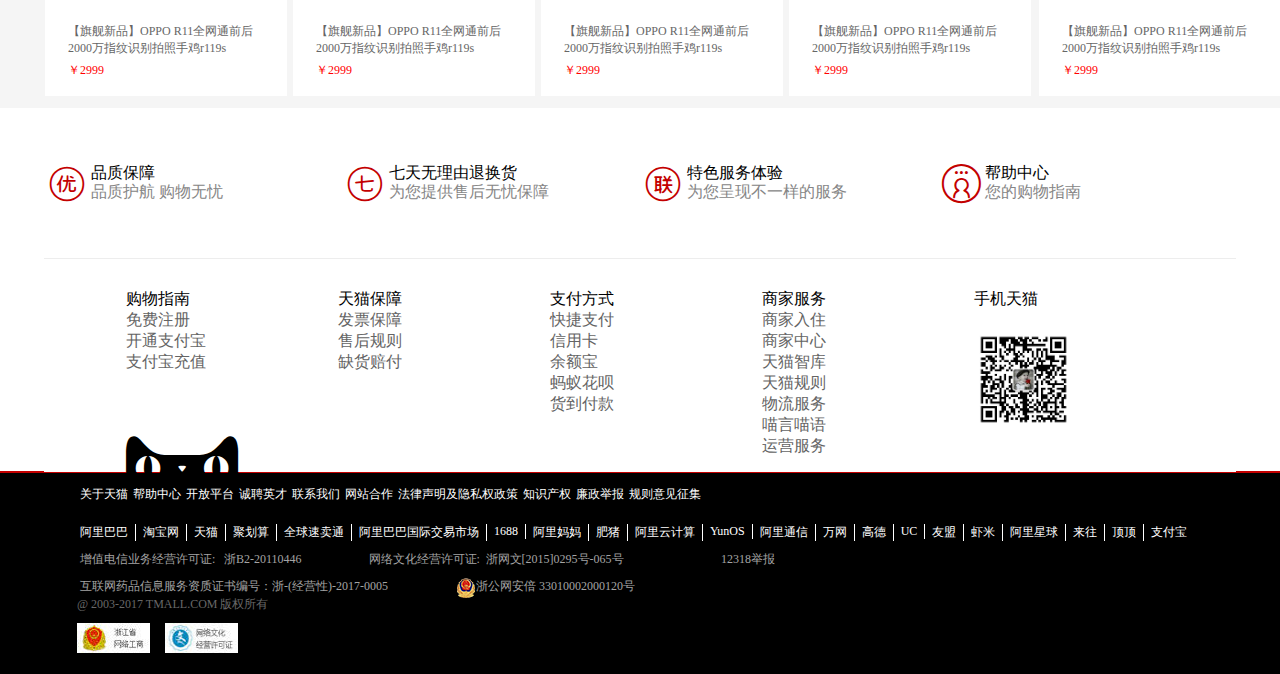
<file: 天猫/indext.html>
<!DOCTYPE html>
<html lang="en">
<head>
	<meta charset="UTF-8">
	<title>天猫</title>
	<link rel="stylesheet" href="css/indext.css">
	<link rel="stylesheet" href="iconfont/iconfont.css">
    <script src='js/animate.js'></script>
</head>
<body>
	<div class="dingkuang">
		<div class="dingkuang1">
			<ul class="dingkuang2">
				<li>喵，欢迎来天猫</li>
				<a href="">请登录</a>
				<a href="">免费注册</a>
			</ul>
			<div class="dingkuang3">
				<ul class="dingkuang31">
					<a href="" class="wode">我的淘宝
					  <div class="iconfont icon-xiala"></div></a>
					<a href="" class="woguanzhu">
						<div class="iconfont icon-xin"></div>我关注的品牌
					</a>
					<a href="" class="woguanzhu">
						<div class="iconfont icon-tianmaochaoshigouwuche"></div>购物车0件
					</a>
					<a href="" class="wode">收藏夹
						<div class="iconfont icon-xiala"></div>
					</a>
				</ul>
				<ul class="dingkuang32">
					<a href="" class="sjb">
						<div class="iconfont icon-shouji"></div>
						手机版
					</a>
					<a href="">淘宝网</a>
					<a href="">企业购</a>
					<a href="">
					   <div class="iconfont icon-xiala"></div>商家支持</a>
					 <a href="" class="duoduo">
					 	<div class="iconfont icon-gengduo"></div>网站导航
					 	<div class="iconfont icon-xiala"></div>
					 </a>
				</ul>
			</div>
		</div>
		
	</div>
	<div class="shangkuang">
			<a href="" class="tmall"><img src="img/TB1EvOzSVXXXXbqXVXXtKXbFXXX.gif" alt=""></a>
			<ul class="shangkuang1">
				<li class="baikuang">好家配好灯</li>
				<li class="hongkuang"><a href=""></a>搜索</li>
			</ul>
			<div class="shangkuang2">
				<a href="" class="zzs">针织衫</a>
				<a href="">休闲裤</a>
				<a href="">四件套</a>
				<a href="" class="zzj">榨汁机</a>
				<a href="">客厅灯</a>
				<a href="">文胸</a>
				<a href="" class="ydx">运动鞋</a>
				<a href="">单肩包</a>
				<a href="" class="kh">口红</a>
			</div>
			
    </div>
    <div class="biaotikuang">
				<div class="fenleikuang">
					<a href="" class="spfl">
						<div class="iconfont icon-gengduo1"></div>商品分类
					</a>
				</div>
				
				<ul class="tpdm">
				    <li><a href="" class="tmgj"><img src="img/TB1.560LVXXXXb7XVXX8ueZHFXX-180-72.png" alt="">
				     </a></li>
				    <li><a href="" class="tmgj"><img src="img/TB1xgT8LVXXXXaZXFXX8ueZHFXX-180-72.png" alt=""></a>
				    </li>
					<li><a href="">天猫会员</a><div class="xiaomao"><img src="img/maotou.png" alt=""></div></li>
					<li><a href="">品牌街</a><div class="xiaomao"><img src="img/maotou.png" alt=""></div></li>
					<li><a href="">电器城</a><div class="xiaomao"><img src="img/maotou.png" alt=""></div></li>
					<li><a href="">苗新生</a><div class="xiaomao"><img src="img/maotou.png" alt=""></div></li>
					<li><a href="">医药馆</a><div class="xiaomao"><img src="img/maotou.png" alt=""></div></li>
					<li><a href="">营业厅</a><div class="xiaomao"><img src="img/maotou.png" alt=""></div></li>
					<li><a href="">魅力会</a><div class="xiaomao"><img src="img/maotou.png" alt=""></div></li>
					<li><a href="">肥猪旅行</a><div class="xiaomao"><img src="img/maotou.png" alt=""></div></li>
					<li><a href="">宿命易购</a><div class="xiaomao"><img src="img/maotou.png" alt=""></div></li>
				</ul>
			</div>
    <div class="daokuang">
     <ul class="imgs">
       <li><a href=""><img src="img/shi.jpg" alt="" class='shi'></a></li>
       <li class='img1'><a href=""><img src="banners1.jpg" alt="" ></a></li>
       <li class='img1'><a href=""><img src="banners2.jpg" alt="" ></a></li>
       <li class='img1'><a href=""><img src="banners3.jpg" alt="" ></a></li>
       <li class='img1'><a href=""><img src="banners4.jpg" alt="" ></a></li>
       <li class='img1'><a href=""><img src="banners5.jpg" alt="" ></a></li>
    </ul>
    	<ul class="daokuangzuo">
    		<li>
                <a href=""><div class="iconfont icon-nvzhuang"></div>女装/内衣</a>
                <ul class="slide"></ul>
            </li>
    		<li>
                <a href=""><div class="iconfont icon-Mens-Clothing"></div>男装/运动户外</a>
                <ul class="slide"></ul>
            </li>
    		<li>
                <a href=""><div class="iconfont icon-nannvxie"></div>女鞋/男鞋/箱包</a>
                <ul class="slide"></ul>
            </li>
    		<li>
                <a href=""><div class="iconfont icon-huazhuangpin"></div>化妆品/个人护理</a>
                <ul class="slide"></ul>
            </li>
    		<li>
                <a href=""><div class="iconfont icon-credit-level"></div>腕表/珠宝饰品/眼镜</a>
                <ul class="slide"></ul>
            </li>
    		<li>
                <a href=""><div class="iconfont icon-shouji"></div>手机/数码/电脑办公</a>
                <ul class="slide"></ul>
            </li>
    		<li>
                <a href=""><div class="iconfont icon-muyingwanju"></div>母婴玩具</a>
                <ul class="slide"></ul>
            </li>
    		<li>
                <a href=""><div class="iconfont icon-lingshi"></div>零食/进口食品/茶酒</a>
                <ul class="slide"></ul>
            </li>
    		<li>
                <a href=""><div class="iconfont icon-shuiguo"></div>生鲜水果</a>
                <ul class="slide"></ul>
            </li>
    		<li>
                <a href=""><div class="iconfont icon-dajiadian"></div>大家电/生活电器</a>
                <ul class="slide"></ul>
            </li>
    		<li>
                <a href=""><div class="iconfont icon-jiajujiancai"></div>家具建材</a>
                <ul class="slide">h</ul>
            </li>
    		<li>
                <a href=""><div class="iconfont icon-fuwu"></div>汽车/配件/用品</a>
                <ul class="slide">xx</ul>
            </li>
    		<li>
                <a href=""><div class="iconfont icon-jf"></div>家纺/家室/鲜花</a>
                <ul class="slide">cc</ul>
            </li>
    		<li>
                <a href=""><div class="iconfont icon-yiyaobaojian"></div>医药保健</a>
                <ul class="slide">ss</ul>
            </li>
    		<li>
                <a href=""><div class="iconfont icon-chuju"></div>厨具/收纳/宠物</a>
                <ul class="slide">aa</ul>
            </li>
    		<li>
                <a href=""><div class="iconfont icon-tushu"></div>图书音响</a>
                <ul class="slide">qq</ul>
            </li>
    	</ul>
    	<ul class="yuankuang">
    		<li class="active"></li>
    		<li></li>
    		<li></li>
    		<li></li>
    		<li></li>
    		<li></li>
    	</ul>
   </div>
    <div class="zhongkuang"></div>
    <div class="qiyekuang">
    	<div class="qiyekuang1">
            <div class="mnzb">
                <div><img src="img/bb.webp" alt=""></div>
                <a href=""><img src="img/maomao.png" alt=""></a>
                <span>鲜生要鲜，要吃更要嗨</span>
            </div>
            <ul>
                <li><a href=""><img src="img/bbb.webp" alt=""></a>
                <span>#产后辣妈营养餐N...</span></li>
                <li><a href=""><img src="img/bbb.webp" alt=""></a><span>#产后辣妈营养餐N...</span></li>
                <li><a href=""><img src="img/bbb.webp" alt=""></a><span>#产后辣妈营养餐N...</span></li>
            </ul>
            <ul class="zhibo">
                <li>直播预告</li>
                <li></li>
                <li>探秘中国时装秀</li>
            </ul>
    	</div>
    	<ul class="qiyekuang2">
    		<li><img src="img/pic.webp" alt="">
    		   <div class="zhezhao"><span>关注人数3.9万</span>
               <div class="dianji">点击进入</div></div></li>
    		<li><img src="img/1.webp" alt=""><div class="zhezhao"><span>关注人数3.9万</span>
               <div class="dianji">点击进入</div></div></li>
    		<li><img src="img/2.webp" alt=""><div class="zhezhao"><span>关注人数3.9万</span>
               <div class="dianji">点击进入</div></div></li>
    		<li><img src="img/3.webp" alt=""><div class="zhezhao"><span>关注人数3.9万</span>
               <div class="dianji">点击进入</div></div></li>
    		<li><img src="img/4.webp" alt=""><div class="zhezhao"><span>关注人数3.9万</span>
               <div class="dianji">点击进入</div></div></li>
    		<li><img src="img/5.webp" alt=""><div class="zhezhao"><span>关注人数3.9万</span>
               <div class="dianji">点击进入</div></div></li>
    		<li><img src="img/6.webp" alt=""><div class="zhezhao"><span>关注人数3.9万</span>
               <div class="dianji">点击进入</div></div></li>
    		<li><img src="img/7.webp" alt=""><div class="zhezhao"><span>关注人数3.9万</span>
               <div class="dianji">点击进入</div></div></li>
    		<li><img src="img/8.webp" alt=""><div class="zhezhao"><span>关注人数3.9万</span>
               <div class="dianji">点击进入</div></div></li>
    		<li><img src="img/9.webp" alt=""><div class="zhezhao"><span>关注人数3.9万</span>
               <div class="dianji">点击进入</div></div></li>
    		<li><img src="img/10.webp" alt=""><div class="zhezhao"><span>关注人数3.9万</span>
               <div class="dianji">点击进入</div></div></li>
    		<li><img src="img/11.webp" alt=""><div class="zhezhao"><span>关注人数3.9万</span>
               <div class="dianji">点击进入</div></div></li>
    		<li><img src="img/12.webp" alt=""><div class="zhezhao"><span>关注人数3.9万</span>
               <div class="dianji">点击进入</div></div></li>
    		<li><img src="img/13.webp" alt=""><div class="zhezhao"><span>关注人数3.9万</span>
               <div class="dianji">点击进入</div></div></li>
    		<li><img src="img/14.webp" alt=""><div class="zhezhao"><span>关注人数3.9万</span>
               <div class="dianji">点击进入</div></div></li>
    		<li><img src="img/15.webp" alt=""><div class="zhezhao"><span>关注人数3.9万</span>
               <div class="dianji">点击进入</div></div></li>
    		<li><img src="img/16.webp" alt=""><div class="zhezhao"><span>关注人数3.9万</span>
               <div class="dianji">点击进入</div></div></li>
    		<li><img src="img/17.webp" alt=""><div class="zhezhao"><span>关注人数3.9万</span>
               <div class="dianji">点击进入</div></div></li>
    		<li><img src="img/18.webp" alt=""><div class="zhezhao"><span>关注人数3.9万</span>
               <div class="dianji">点击进入</div></div></li>
    		<li><img src="img/19.webp" alt=""><div class="zhezhao"><span>关注人数3.9万</span>
               <div class="dianji">点击进入</div></div></li>
    		<li><img src="img/20.webp" alt=""><div class="zhezhao"><span>关注人数3.9万</span>
               <div class="dianji">点击进入</div></div></li>
    		<li><img src="img/13.webp" alt=""><div class="zhezhao"><span>关注人数3.9万</span>
               <div class="dianji">点击进入</div></div></li>
    		<li><img src="img/15.webp" alt=""><div class="zhezhao"><span>关注人数3.9万</span>
               <div class="dianji">点击进入</div></div></li>
    		<li><img src="img/2.webp" alt=""><div class="zhezhao"><span>关注人数3.9万</span>
               <div class="dianji">点击进入</div></div></li>	
    	</ul>
    </div>
    <div class="zhongkuang1"></div>
    <div class="zhongwukuang">
    	<ul class="chaoliukuang">
    		<li class="chaoliu">
    			<div class="cl">
    				<div class="iconfont icon-Mens-Clothing"></div>潮流前沿
    			</div>
    		</li>
    		<li class="huanxin">换新</li>
    		<li class="ppjx">品牌精选新品</li>
    		<li class="pibao"><img src="img/TB2CTJHX6Hz11Bjy0FpXXcNiVXa_!!374632943.png" alt=""></li>
    		<li class="yixiaotiao"></li>
    		<li class="huanxin1">全球时尚</li>
    		<li class="ppjx">大牌精致时尚</li>
    		<li class="pibao"><img src="img/TB176CbSFXXXXXZXpXXXXXXXXXX-140-140.png" alt=""></li>
    	</ul>
        <ul class="chaoliukuang">
            <li class="chaoliu">
                <div class="cl">
                    <div class="iconfont icon-Mens-Clothing"></div>潮流前沿
                </div>
            </li>
            <li class="huanxin">换新</li>
            <li class="ppjx">品牌精选新品</li>
            <li class="pibao"><img src="img/TB2CTJHX6Hz11Bjy0FpXXcNiVXa_!!374632943.png" alt=""></li>
            <li class="yixiaotiao"></li>
            <li class="huanxin1">全球时尚</li>
            <li class="ppjx">大牌精致时尚</li>
            <li class="pibao"><img src="img/TB176CbSFXXXXXZXpXXXXXXXXXX-140-140.png" alt=""></li>
        </ul>
        <ul class="chaoliukuang">
            <li class="chaoliu">
                <div class="cl">
                    <div class="iconfont icon-Mens-Clothing"></div>潮流前沿
                </div>
            </li>
            <li class="huanxin">换新</li>
            <li class="ppjx">品牌精选新品</li>
            <li class="pibao"><img src="img/TB2CTJHX6Hz11Bjy0FpXXcNiVXa_!!374632943.png" alt=""></li>
            <li class="yixiaotiao"></li>
            <li class="huanxin1">全球时尚</li>
            <li class="ppjx">大牌精致时尚</li>
            <li class="pibao"><img src="img/TB176CbSFXXXXXZXpXXXXXXXXXX-140-140.png" alt=""></li>
        </ul>
        <ul class="chaoliukuang">
            <li class="chaoliu">
                <div class="cl">
                    <div class="iconfont icon-Mens-Clothing"></div>潮流前沿
                </div>
            </li>
            <li class="huanxin">换新</li>
            <li class="ppjx">品牌精选新品</li>
            <li class="pibao"><img src="img/TB2CTJHX6Hz11Bjy0FpXXcNiVXa_!!374632943.png" alt=""></li>
            <li class="yixiaotiao"></li>
            <li class="huanxin1">全球时尚</li>
            <li class="ppjx">大牌精致时尚</li>
            <li class="pibao"><img src="img/TB176CbSFXXXXXZXpXXXXXXXXXX-140-140.png" alt=""></li>
        </ul>
        <ul class="chaoliukuang">
            <li class="chaoliu">
                <div class="cl">
                    <div class="iconfont icon-Mens-Clothing"></div>潮流前沿
                </div>
            </li>
            <li class="huanxin">换新</li>
            <li class="ppjx">品牌精选新品</li>
            <li class="pibao"><img src="img/TB2CTJHX6Hz11Bjy0FpXXcNiVXa_!!374632943.png" alt=""></li>
            <li class="yixiaotiao"></li>
            <li class="huanxin1">全球时尚</li>
            <li class="ppjx">大牌精致时尚</li>
            <li class="pibao"><img src="img/TB176CbSFXXXXXZXpXXXXXXXXXX-140-140.png" alt=""></li>
        </ul>
    </div>
    <div class="sprit">
        <a href=""><img src="img/shq.jpg" alt=""></a>
    </div>
    <div class="mlrskuang">
    	<!-- <div class="mlrskuang1"> -->
    		<ul class="mlrs">
    			<li></li>
    			<li>美丽人生</li>
    			<li>FASHION & BEAUTY</li>
    		</ul>
    		<ul class="mlrs1">
        	<li><a href="">连衣裙</a></li>
        	<li><a href="">T血男</a></li>
        	<li><a href="">美容护肤</a></li>
        	<li><a href="">休闲男鞋</a></li>
        	<li><a href="">黄金项链</a></li>
        	<li><a href="">单鞋</a></li>
        	<li><a href="">女包</a></li>
        	<li><a href="">文胸</a></li>
        	<li><a href="" class="dapai">打牌万表</a></li>
            </ul>
    </div>
    <div class="meinvkuang">
    	<ul class="yeshou">
    		<li class="yeshou1">
    			<a href="">
    			   <img src="img/biao.jpg" alt="">
    			   <div class="crocs">crocs新品339起<</div>
    			</a>
    		</li>
    		<li class="yeshou2">
    			<a href=""></a>
    			<div>美女与野兽同款</div>
                <div>8大品牌联合</div>
    		</li>
    	</ul>
    	<div class="niuzai">
    		<ul class="chunxia">
    			<li><a href="">
    			    <img src="img/wuman.jpg" alt="">
    				<id class="jzsh">精致生活简约牛仔</id>
    				<id class="cpdm">潮牌大码男装夹克</id>
    			</a></li>
    			<li><a href=""><img src="img/wuman.jpg" alt="">
    				<id class="jzsh">精致生活简约牛仔</id>
    				<id class="cpdm">潮牌大码男装夹克</id></a></li>
    			<li><a href=""><img src="img/wuman.jpg" alt="">
    				<id class="jzsh">精致生活简约牛仔</id>
    				<id class="cpdm">潮牌大码男装夹克</id></a></li>
    			<li><a href=""><img src="img/wuman.jpg" alt="">
    				<id class="jzsh">精致生活简约牛仔</id>
    				<id class="cpdm">潮牌大码男装夹克</id></a></li>
    			<li><a href=""><img src="img/wuman.jpg" alt="">
    				<id class="jzsh">精致生活简约牛仔</id>
    				<id class="cpdm">潮牌大码男装夹克</id></a></li>
    			<li><a href=""><img src="img/wuman.jpg" alt="">
    				<id class="jzsh">精致生活简约牛仔</id>
    				<id class="cpdm">潮牌大码男装夹克</id></a></li>
    		</ul>
    		<ul class="dayi">	
    			<li><a href="">
    				<div>这个夏天</div>
    				<div>属于你的热销装备</div>
    				<img src="img/wuman2.jpg" alt="">
    			</a></li>
    			<li><a href=""><div>这个夏天</div>
    				<div>属于你的热销装备</div>
    				<img src="img/wuman2.jpg" alt=""></a></li>
    			<li><a href=""><div>这个夏天</div>
    				<div>属于你的热销装备</div>
    				<img src="img/wuman2.jpg" alt=""></a></li>
    		</ul>
    	</div>
    </div>
    <div class="mlrskuang">
        <!-- <div class="mlrskuang1"> -->
            <ul class="mlrs">
                <li></li>
                <li>美丽人生</li>
                <li>FASHION & BEAUTY</li>
            </ul>
            <ul class="mlrs1">
            <li><a href="">连衣裙</a></li>
            <li><a href="">T血男</a></li>
            <li><a href="">美容护肤</a></li>
            <li><a href="">休闲男鞋</a></li>
            <li><a href="">黄金项链</a></li>
            <li><a href="">单鞋</a></li>
            <li><a href="">女包</a></li>
            <li><a href="">文胸</a></li>
            <li><a href="" class="dapai">打牌万表</a></li>
            </ul>
    </div>
    <div class="meinvkuang">
        <ul class="yeshou">
            <li class="yeshou1">
                <a href="">
                   <img src="img/biao.jpg" alt="">
                   <div class="crocs">crocs新品339起<</div>
                </a>
            </li>
            <li class="yeshou2">
                <a href=""></a>
                <div>美女与野兽同款</div>
                <div>8大品牌联合</div>
            </li>
        </ul>
        <div class="niuzai">
            <ul class="chunxia">
                <li><a href="">
                    <img src="img/wuman.jpg" alt="">
                    <id class="jzsh">精致生活简约牛仔</id>
                    <id class="cpdm">潮牌大码男装夹克</id>
                </a></li>
                <li><a href=""><img src="img/wuman.jpg" alt="">
                    <id class="jzsh">精致生活简约牛仔</id>
                    <id class="cpdm">潮牌大码男装夹克</id></a></li>
                <li><a href=""><img src="img/wuman.jpg" alt="">
                    <id class="jzsh">精致生活简约牛仔</id>
                    <id class="cpdm">潮牌大码男装夹克</id></a></li>
                <li><a href=""><img src="img/wuman.jpg" alt="">
                    <id class="jzsh">精致生活简约牛仔</id>
                    <id class="cpdm">潮牌大码男装夹克</id></a></li>
                <li><a href=""><img src="img/wuman.jpg" alt="">
                    <id class="jzsh">精致生活简约牛仔</id>
                    <id class="cpdm">潮牌大码男装夹克</id></a></li>
                <li><a href=""><img src="img/wuman.jpg" alt="">
                    <id class="jzsh">精致生活简约牛仔</id>
                    <id class="cpdm">潮牌大码男装夹克</id></a></li>
            </ul>
            <ul class="dayi">   
                <li><a href="">
                    <div>这个夏天</div>
                    <div>属于你的热销装备</div>
                    <img src="img/wuman2.jpg" alt="">
                </a></li>
                <li><a href=""><div>这个夏天</div>
                    <div>属于你的热销装备</div>
                    <img src="img/wuman2.jpg" alt=""></a></li>
                <li><a href=""><div>这个夏天</div>
                    <div>属于你的热销装备</div>
                    <img src="img/wuman2.jpg" alt=""></a></li>
            </ul>
        </div>
    </div>
    <div class="sprit1">
        <a href=""><img src="img/last.jpg" alt=""></a>
    </div>
    <div class="cnxh">
        <ul class="cnxh1">
            <li></li>
            <li>
                <div class="iconfont icon-xin1"></div>
            </li>
            <li>猜你喜欢</li>
            <li></li>
        </ul>
    </div>
    <ul class="aeo">
        <li><a href=""><img src="img/shouji.jpg" alt=""><span>【旗舰新品】OPPO R11全网通前后2000万指纹识别拍照手鸡r119s</span><span>￥2999</span></a></li>
        <li><a href=""><img src="img/shouji.jpg" alt=""><span>【旗舰新品】OPPO R11全网通前后2000万指纹识别拍照手鸡r119s</span><span>￥2999</span></a></li>
        <li><a href=""><img src="img/shouji.jpg" alt=""><span>【旗舰新品】OPPO R11全网通前后2000万指纹识别拍照手鸡r119s</span><span>￥2999</span></a></li>
        <li><a href=""><img src="img/shouji.jpg" alt=""><span>【旗舰新品】OPPO R11全网通前后2000万指纹识别拍照手鸡r119s</span><span>￥2999</span></a></li>
        <li><a href=""><img src="img/shouji.jpg" alt=""><span>【旗舰新品】OPPO R11全网通前后2000万指纹识别拍照手鸡r119s</span><span>￥2999</span></a></li>
    </ul>
    <div class="heimao">
        <ul class="you">
            <li><a href=""><div class="iconfont icon-tianmaozhengpinbaozhang"></div><span>品质保障</span><span>品质护航 购物无忧 </span></a></li>
            <li><a href=""><div class="iconfont icon-tianmaoqitiantuihuo"></div><span>七天无理由退换货</span><span>为您提供售后无忧保障</span></a></li>
            <li><a href=""><div class="iconfont icon-tianmaoquanguolianbao"></div><span>特色服务体验</span><span>为您呈现不一样的服务</span></a></li>
            <li><a href=""><div class="iconfont icon-bangzhuzhongxin"></div><span>帮助中心</span><span>您的购物指南</span></a></li>
        </ul>
        <ul class="shop">
            <li><span>购物指南</span><a href="">
                   <span>免费注册</span>
                   <span>开通支付宝</span>
                   <span>支付宝充值</span>
                </a>
                <div class="iconfont icon-tianmaoxingxiang2"></div>
            </li>
            <li><span>天猫保障</span><a href="">
                    
                    <span>发票保障</span>
                    <span>售后规则</span>
                    <span>缺货赔付</span>
                </a>
            </li>
            <li><span>支付方式</span><a href="">
                    <span>快捷支付</span>
                    <span>信用卡</span><br>
                    <span>余额宝</span><br>
                    <span>蚂蚁花呗</span>
                    <span>货到付款</span>
                </a>
            </li>
            <li><span>商家服务</span><a href="">
                    
                    <span>商家入住</span>
                    <span>商家中心</span>
                    <span>天猫智库</span>
                    <span>天猫规则</span>
                    <span>物流服务</span>
                    <span>喵言喵语</span>
                    <span>运营服务</span>
                </a>
            </li>
            <li><span>手机天猫</span><a href="">
                    <img src="img/new image - 2t7q2.jpg" alt="">
                   
                </a>
            </li>
        </ul>
    </div>
    <div class="di">
        <ul class="guanyumao">
            <li><a href="">关于天猫</a></li>
            <li><a href="">帮助中心</a></li>
            <li><a href="">开放平台</a></li>
            <li><a href="">诚聘英才</a></li>
            <li><a href="">联系我们</a></li>
            <li><a href="">网站合作</a></li>
            <li><a href="">法律声明及隐私权政策</a></li>
            <li><a href="">知识产权</a></li>
            <li><a href="">廉政举报</a></li>
            <li><a href="">规则意见征集</a></li>
        </ul>
        <ul class="albb">
            <li><a href="">阿里巴巴</a></li>
            <li><a href="">淘宝网</a></li>
            <li><a href="">天猫</a></li>
            <li><a href="">聚划算</a></li>
            <li><a href="">全球速卖通</a></li>
            <li><a href="">阿里巴巴国际交易市场</a></li>
            <li><a href="">1688</a></li>
            <li><a href="">阿里妈妈</a></li>
            <li><a href="">肥猪</a></li>
            <li><a href="">阿里云计算</a></li>
            <li><a href="">YunOS</a></li>
            <li><a href="">阿里通信</a></li>
            <li><a href="">万网</a></li>
            <li><a href="">高德</a></li>
            <li><a href="">UC</a></li>
            <li><a href="">友盟</a></li>
            <li><a href="">虾米</a></li>
            <li><a href="">阿里星球</a></li>
            <li><a href="">来往</a></li>
            <li><a href="">顶顶</a></li>
            <li><a href="">支付宝</a></li>
        </ul>
        <ul class="dxyw">
            <li>增值电信业务经营许可证:</li>
            <a href="">浙B2-20110446</a>
            <li>网络文化经营许可证:</li>
            <a href="">浙网文[2015]0295号-065号</a>
            <a href="">12318举报</a>
        </ul>
        <ul class="hulian">
            <li>互联网药品信息服务资质证书编号：</li>
            <a href="">浙-(经营性)-2017-0005</a>
            <a href=""><img src="img/jinghui.png" alt=""></a>
            <a href="">浙公网安倍 33010002000120号</a>
        </ul>
        <div class="erls">@ 2003-2017 TMALL.COM 版权所有</div>
        <ul class="zww">
            <li><a href=""><img src="img/zw1.jpg" alt=""></a></li>
            <li><a href=""><img src="img/zw2.jpg" alt=""></a></li>
        </ul>
    </div>       
</body>
<script>
    let kuang = document.getElementsByClassName('daokuangzuo')[0];
    let lis = kuang.getElementsByTagName('li');
    let slide = document.getElementsByClassName('slide');
    console.log(slide);
    for(let i=0;i<lis.length;i++){
        lis[i].onmouseover = function(){
            slide[i].style.display = 'block';
        }
        lis[i].onmouseout = function(){
            slide[i].style.display = 'none';
        }
    }
</script>
<script src='js/index.js'></script>
<!-- <script src='js/donghua.js'></script> -->
</html>
</file>
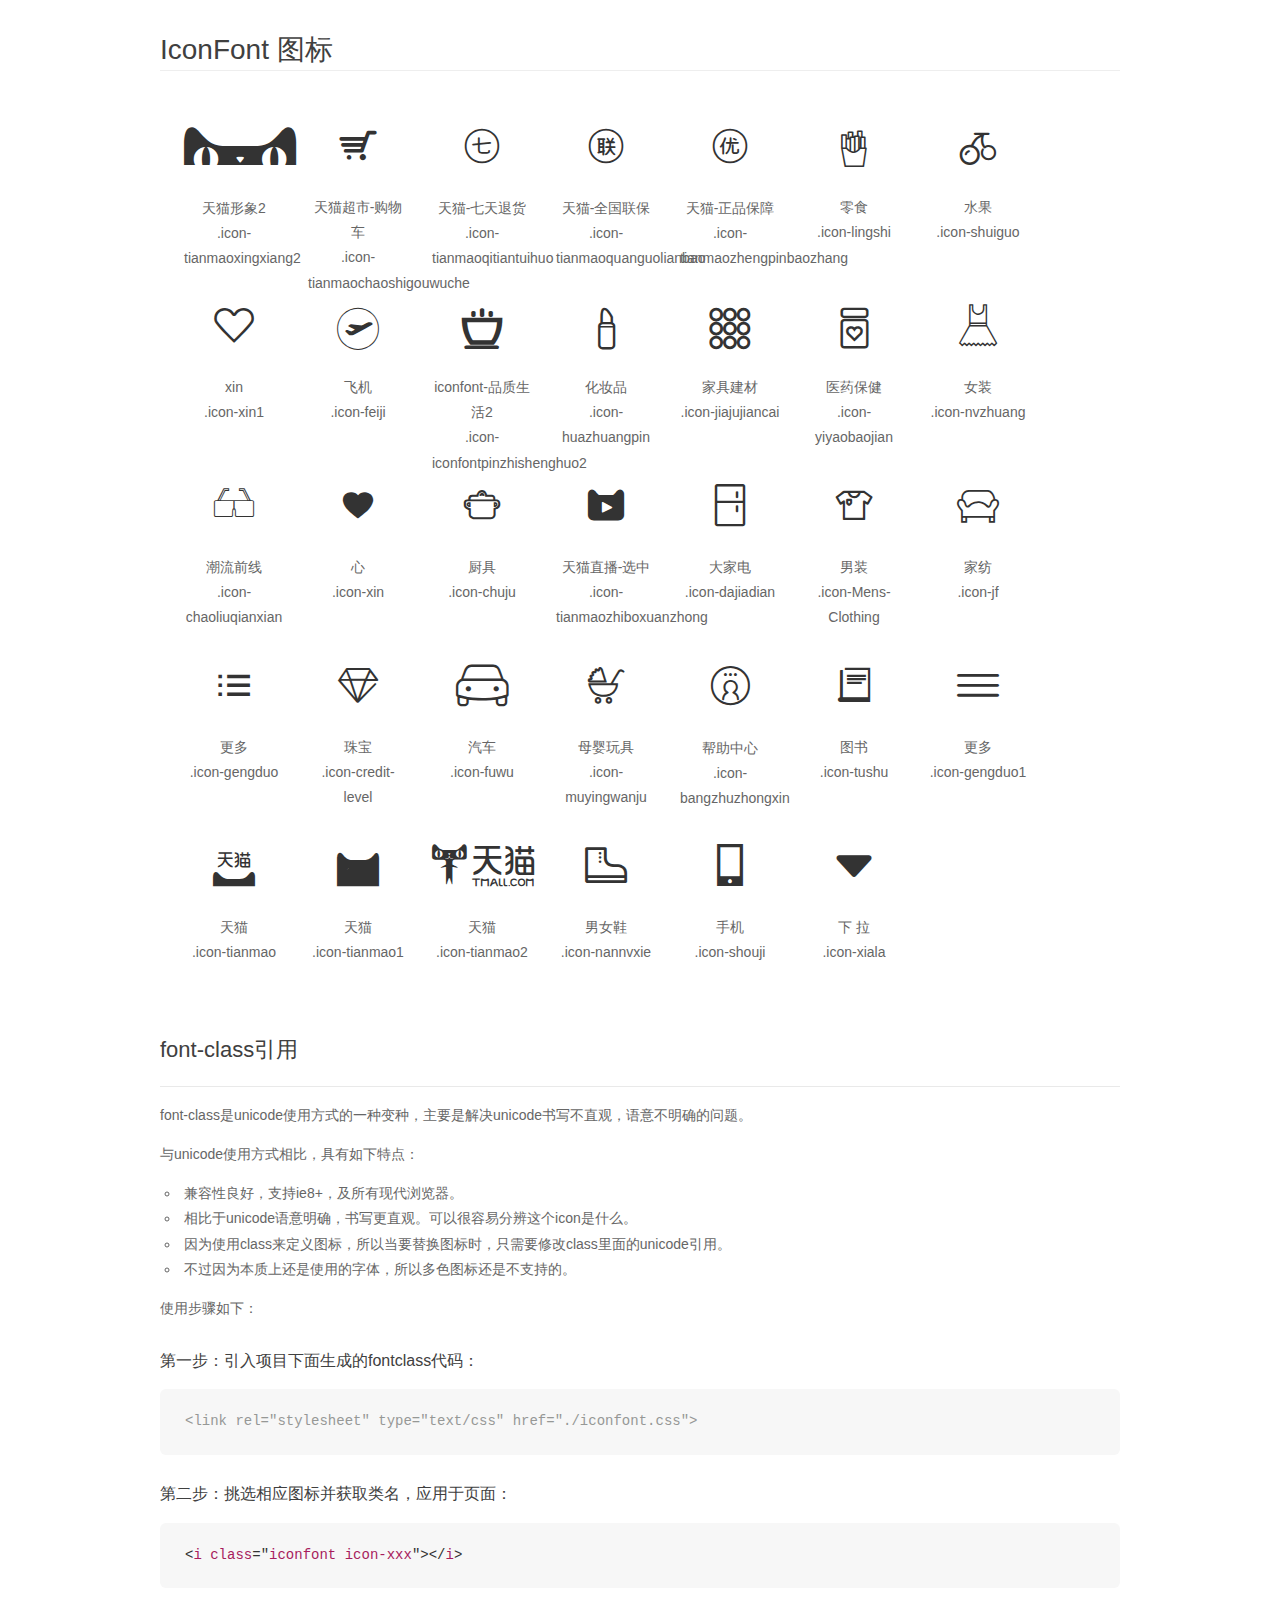
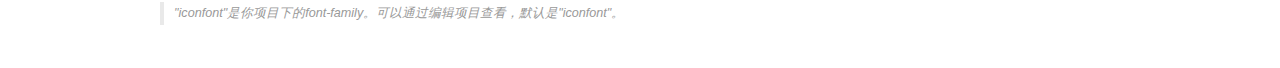
<file: 天猫/iconfont/demo_fontclass.html>
<!DOCTYPE html>
<html>
<head>
    <meta charset="utf-8"/>
    <title>IconFont</title>
    <link rel="stylesheet" href="demo.css">
    <link rel="stylesheet" href="iconfont.css">
</head>
<body>
    <div class="main markdown">
        <h1>IconFont 图标</h1>
        <ul class="icon_lists clear">
            
                <li>
                <i class="icon iconfont icon-tianmaoxingxiang2"></i>
                    <div class="name">天猫形象2</div>
                    <div class="fontclass">.icon-tianmaoxingxiang2</div>
                </li>
            
                <li>
                <i class="icon iconfont icon-tianmaochaoshigouwuche"></i>
                    <div class="name">天猫超市-购物车</div>
                    <div class="fontclass">.icon-tianmaochaoshigouwuche</div>
                </li>
            
                <li>
                <i class="icon iconfont icon-tianmaoqitiantuihuo"></i>
                    <div class="name">天猫-七天退货</div>
                    <div class="fontclass">.icon-tianmaoqitiantuihuo</div>
                </li>
            
                <li>
                <i class="icon iconfont icon-tianmaoquanguolianbao"></i>
                    <div class="name">天猫-全国联保</div>
                    <div class="fontclass">.icon-tianmaoquanguolianbao</div>
                </li>
            
                <li>
                <i class="icon iconfont icon-tianmaozhengpinbaozhang"></i>
                    <div class="name">天猫-正品保障</div>
                    <div class="fontclass">.icon-tianmaozhengpinbaozhang</div>
                </li>
            
                <li>
                <i class="icon iconfont icon-lingshi"></i>
                    <div class="name">零食</div>
                    <div class="fontclass">.icon-lingshi</div>
                </li>
            
                <li>
                <i class="icon iconfont icon-shuiguo"></i>
                    <div class="name">水果</div>
                    <div class="fontclass">.icon-shuiguo</div>
                </li>
            
                <li>
                <i class="icon iconfont icon-xin1"></i>
                    <div class="name">xin</div>
                    <div class="fontclass">.icon-xin1</div>
                </li>
            
                <li>
                <i class="icon iconfont icon-feiji"></i>
                    <div class="name">飞机</div>
                    <div class="fontclass">.icon-feiji</div>
                </li>
            
                <li>
                <i class="icon iconfont icon-iconfontpinzhishenghuo2"></i>
                    <div class="name">iconfont-品质生活2</div>
                    <div class="fontclass">.icon-iconfontpinzhishenghuo2</div>
                </li>
            
                <li>
                <i class="icon iconfont icon-huazhuangpin"></i>
                    <div class="name">化妆品</div>
                    <div class="fontclass">.icon-huazhuangpin</div>
                </li>
            
                <li>
                <i class="icon iconfont icon-jiajujiancai"></i>
                    <div class="name">家具建材</div>
                    <div class="fontclass">.icon-jiajujiancai</div>
                </li>
            
                <li>
                <i class="icon iconfont icon-yiyaobaojian"></i>
                    <div class="name">医药保健</div>
                    <div class="fontclass">.icon-yiyaobaojian</div>
                </li>
            
                <li>
                <i class="icon iconfont icon-nvzhuang"></i>
                    <div class="name">女装</div>
                    <div class="fontclass">.icon-nvzhuang</div>
                </li>
            
                <li>
                <i class="icon iconfont icon-chaoliuqianxian"></i>
                    <div class="name">潮流前线</div>
                    <div class="fontclass">.icon-chaoliuqianxian</div>
                </li>
            
                <li>
                <i class="icon iconfont icon-xin"></i>
                    <div class="name">心</div>
                    <div class="fontclass">.icon-xin</div>
                </li>
            
                <li>
                <i class="icon iconfont icon-chuju"></i>
                    <div class="name">厨具</div>
                    <div class="fontclass">.icon-chuju</div>
                </li>
            
                <li>
                <i class="icon iconfont icon-tianmaozhiboxuanzhong"></i>
                    <div class="name">天猫直播-选中</div>
                    <div class="fontclass">.icon-tianmaozhiboxuanzhong</div>
                </li>
            
                <li>
                <i class="icon iconfont icon-dajiadian"></i>
                    <div class="name">大家电</div>
                    <div class="fontclass">.icon-dajiadian</div>
                </li>
            
                <li>
                <i class="icon iconfont icon-Mens-Clothing"></i>
                    <div class="name">男装</div>
                    <div class="fontclass">.icon-Mens-Clothing</div>
                </li>
            
                <li>
                <i class="icon iconfont icon-jf"></i>
                    <div class="name">家纺</div>
                    <div class="fontclass">.icon-jf</div>
                </li>
            
                <li>
                <i class="icon iconfont icon-gengduo"></i>
                    <div class="name">更多</div>
                    <div class="fontclass">.icon-gengduo</div>
                </li>
            
                <li>
                <i class="icon iconfont icon-credit-level"></i>
                    <div class="name">珠宝</div>
                    <div class="fontclass">.icon-credit-level</div>
                </li>
            
                <li>
                <i class="icon iconfont icon-fuwu"></i>
                    <div class="name">汽车</div>
                    <div class="fontclass">.icon-fuwu</div>
                </li>
            
                <li>
                <i class="icon iconfont icon-muyingwanju"></i>
                    <div class="name">母婴玩具</div>
                    <div class="fontclass">.icon-muyingwanju</div>
                </li>
            
                <li>
                <i class="icon iconfont icon-bangzhuzhongxin"></i>
                    <div class="name">帮助中心</div>
                    <div class="fontclass">.icon-bangzhuzhongxin</div>
                </li>
            
                <li>
                <i class="icon iconfont icon-tushu"></i>
                    <div class="name">图书</div>
                    <div class="fontclass">.icon-tushu</div>
                </li>
            
                <li>
                <i class="icon iconfont icon-gengduo1"></i>
                    <div class="name">更多</div>
                    <div class="fontclass">.icon-gengduo1</div>
                </li>
            
                <li>
                <i class="icon iconfont icon-tianmao"></i>
                    <div class="name">天猫</div>
                    <div class="fontclass">.icon-tianmao</div>
                </li>
            
                <li>
                <i class="icon iconfont icon-tianmao1"></i>
                    <div class="name">天猫</div>
                    <div class="fontclass">.icon-tianmao1</div>
                </li>
            
                <li>
                <i class="icon iconfont icon-tianmao2"></i>
                    <div class="name">天猫</div>
                    <div class="fontclass">.icon-tianmao2</div>
                </li>
            
                <li>
                <i class="icon iconfont icon-nannvxie"></i>
                    <div class="name">男女鞋</div>
                    <div class="fontclass">.icon-nannvxie</div>
                </li>
            
                <li>
                <i class="icon iconfont icon-shouji"></i>
                    <div class="name">手机</div>
                    <div class="fontclass">.icon-shouji</div>
                </li>
            
                <li>
                <i class="icon iconfont icon-xiala"></i>
                    <div class="name">下 拉</div>
                    <div class="fontclass">.icon-xiala</div>
                </li>
            
        </ul>

        <h2 id="font-class-">font-class引用</h2>
        <hr>

        <p>font-class是unicode使用方式的一种变种，主要是解决unicode书写不直观，语意不明确的问题。</p>
        <p>与unicode使用方式相比，具有如下特点：</p>
        <ul>
        <li>兼容性良好，支持ie8+，及所有现代浏览器。</li>
        <li>相比于unicode语意明确，书写更直观。可以很容易分辨这个icon是什么。</li>
        <li>因为使用class来定义图标，所以当要替换图标时，只需要修改class里面的unicode引用。</li>
        <li>不过因为本质上还是使用的字体，所以多色图标还是不支持的。</li>
        </ul>
        <p>使用步骤如下：</p>
        <h3 id="-fontclass-">第一步：引入项目下面生成的fontclass代码：</h3>


        <pre><code class="lang-js hljs javascript"><span class="hljs-comment">&lt;link rel="stylesheet" type="text/css" href="./iconfont.css"&gt;</span></code></pre>
        <h3 id="-">第二步：挑选相应图标并获取类名，应用于页面：</h3>
        <pre><code class="lang-css hljs">&lt;<span class="hljs-selector-tag">i</span> <span class="hljs-selector-tag">class</span>="<span class="hljs-selector-tag">iconfont</span> <span class="hljs-selector-tag">icon-xxx</span>"&gt;&lt;/<span class="hljs-selector-tag">i</span>&gt;</code></pre>
        <blockquote>
        <p>"iconfont"是你项目下的font-family。可以通过编辑项目查看，默认是"iconfont"。</p>
        </blockquote>
    </div>
</body>
</html>
</file>
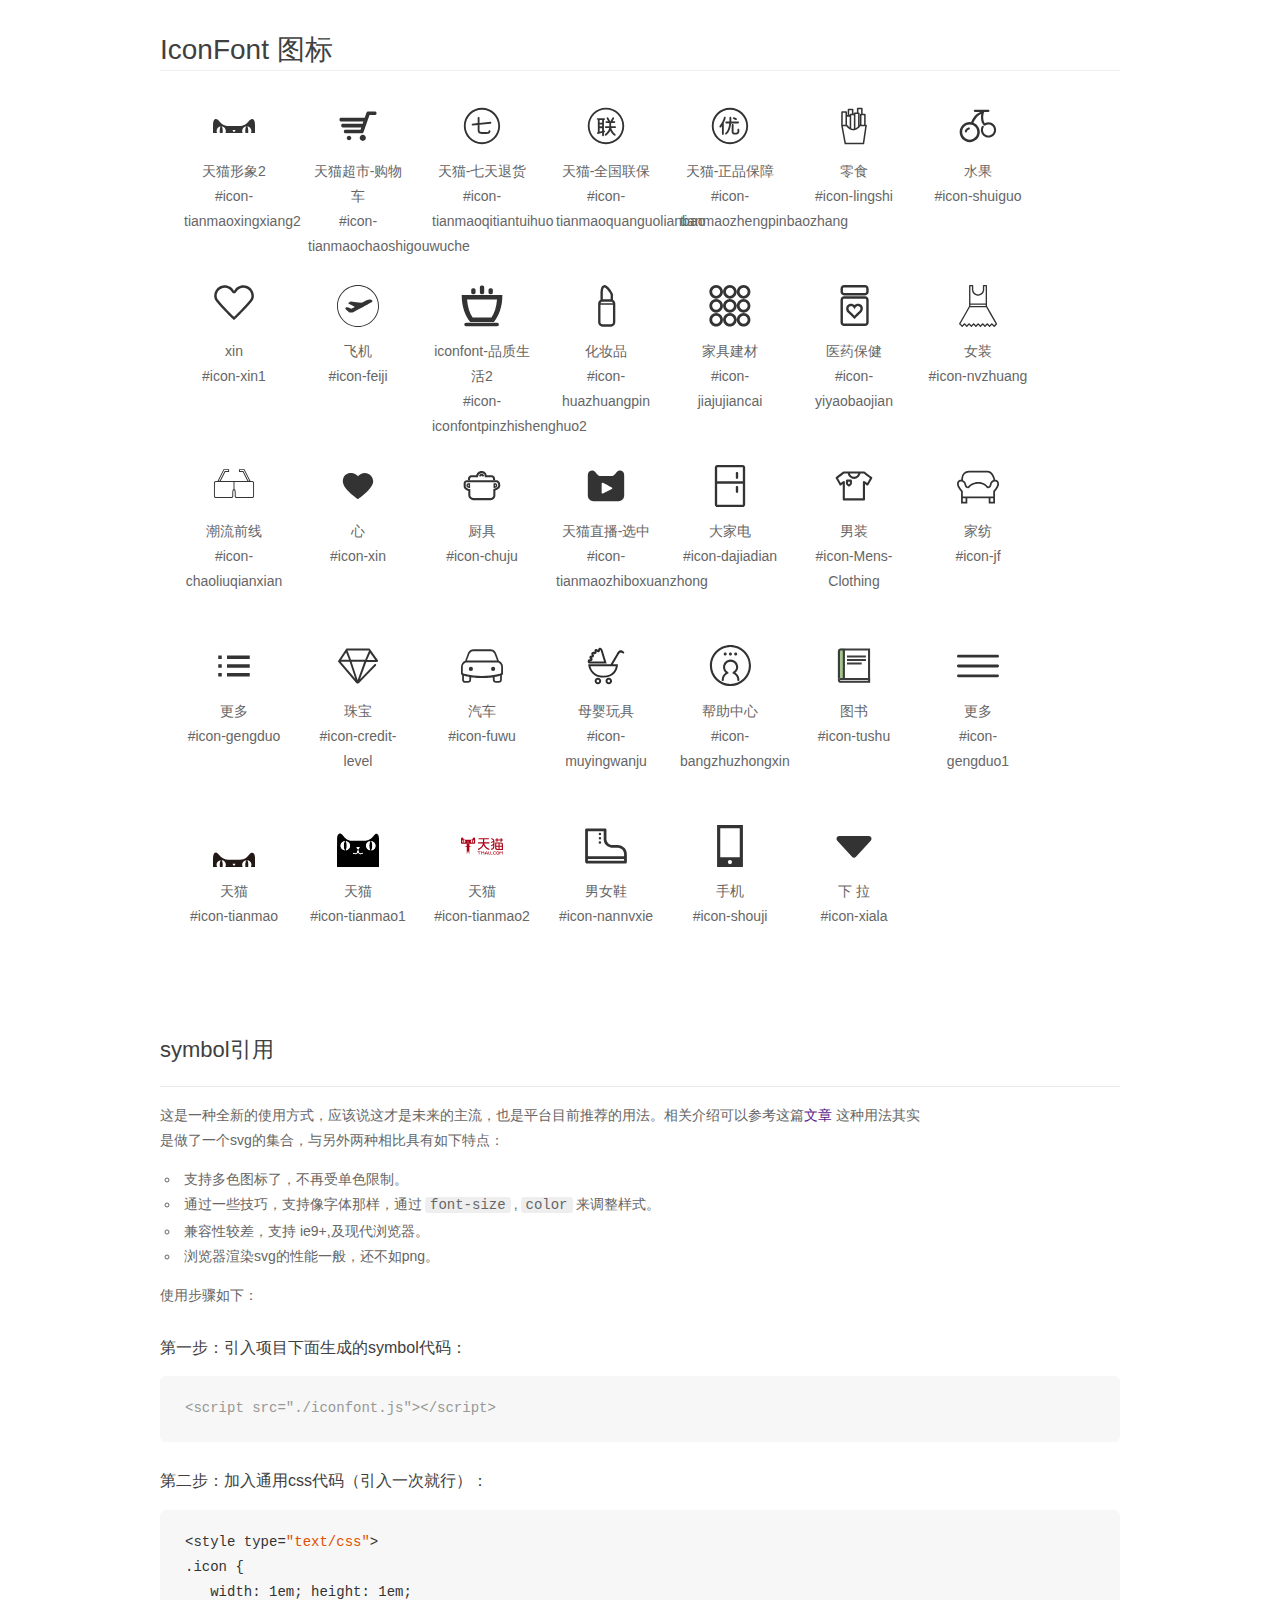
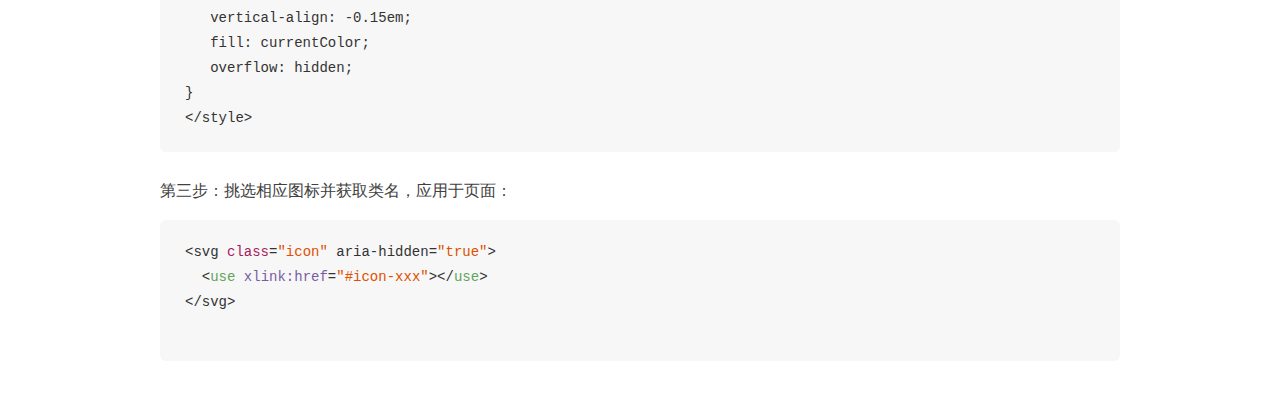
<file: 天猫/iconfont/demo_symbol.html>
<!DOCTYPE html>
<html>
<head>
    <meta charset="utf-8"/>
    <title>IconFont</title>
    <link rel="stylesheet" href="demo.css">
    <script src="iconfont.js"></script>

    <style type="text/css">
        .icon {
          /* 通过设置 font-size 来改变图标大小 */
          width: 1em; height: 1em;
          /* 图标和文字相邻时，垂直对齐 */
          vertical-align: -0.15em;
          /* 通过设置 color 来改变 SVG 的颜色/fill */
          fill: currentColor;
          /* path 和 stroke 溢出 viewBox 部分在 IE 下会显示
             normalize.css 中也包含这行 */
          overflow: hidden;
        }

    </style>
</head>
<body>
    <div class="main markdown">
        <h1>IconFont 图标</h1>
        <ul class="icon_lists clear">
            
                <li>
                    <svg class="icon" aria-hidden="true">
                        <use xlink:href="#icon-tianmaoxingxiang2"></use>
                    </svg>
                    <div class="name">天猫形象2</div>
                    <div class="fontclass">#icon-tianmaoxingxiang2</div>
                </li>
            
                <li>
                    <svg class="icon" aria-hidden="true">
                        <use xlink:href="#icon-tianmaochaoshigouwuche"></use>
                    </svg>
                    <div class="name">天猫超市-购物车</div>
                    <div class="fontclass">#icon-tianmaochaoshigouwuche</div>
                </li>
            
                <li>
                    <svg class="icon" aria-hidden="true">
                        <use xlink:href="#icon-tianmaoqitiantuihuo"></use>
                    </svg>
                    <div class="name">天猫-七天退货</div>
                    <div class="fontclass">#icon-tianmaoqitiantuihuo</div>
                </li>
            
                <li>
                    <svg class="icon" aria-hidden="true">
                        <use xlink:href="#icon-tianmaoquanguolianbao"></use>
                    </svg>
                    <div class="name">天猫-全国联保</div>
                    <div class="fontclass">#icon-tianmaoquanguolianbao</div>
                </li>
            
                <li>
                    <svg class="icon" aria-hidden="true">
                        <use xlink:href="#icon-tianmaozhengpinbaozhang"></use>
                    </svg>
                    <div class="name">天猫-正品保障</div>
                    <div class="fontclass">#icon-tianmaozhengpinbaozhang</div>
                </li>
            
                <li>
                    <svg class="icon" aria-hidden="true">
                        <use xlink:href="#icon-lingshi"></use>
                    </svg>
                    <div class="name">零食</div>
                    <div class="fontclass">#icon-lingshi</div>
                </li>
            
                <li>
                    <svg class="icon" aria-hidden="true">
                        <use xlink:href="#icon-shuiguo"></use>
                    </svg>
                    <div class="name">水果</div>
                    <div class="fontclass">#icon-shuiguo</div>
                </li>
            
                <li>
                    <svg class="icon" aria-hidden="true">
                        <use xlink:href="#icon-xin1"></use>
                    </svg>
                    <div class="name">xin</div>
                    <div class="fontclass">#icon-xin1</div>
                </li>
            
                <li>
                    <svg class="icon" aria-hidden="true">
                        <use xlink:href="#icon-feiji"></use>
                    </svg>
                    <div class="name">飞机</div>
                    <div class="fontclass">#icon-feiji</div>
                </li>
            
                <li>
                    <svg class="icon" aria-hidden="true">
                        <use xlink:href="#icon-iconfontpinzhishenghuo2"></use>
                    </svg>
                    <div class="name">iconfont-品质生活2</div>
                    <div class="fontclass">#icon-iconfontpinzhishenghuo2</div>
                </li>
            
                <li>
                    <svg class="icon" aria-hidden="true">
                        <use xlink:href="#icon-huazhuangpin"></use>
                    </svg>
                    <div class="name">化妆品</div>
                    <div class="fontclass">#icon-huazhuangpin</div>
                </li>
            
                <li>
                    <svg class="icon" aria-hidden="true">
                        <use xlink:href="#icon-jiajujiancai"></use>
                    </svg>
                    <div class="name">家具建材</div>
                    <div class="fontclass">#icon-jiajujiancai</div>
                </li>
            
                <li>
                    <svg class="icon" aria-hidden="true">
                        <use xlink:href="#icon-yiyaobaojian"></use>
                    </svg>
                    <div class="name">医药保健</div>
                    <div class="fontclass">#icon-yiyaobaojian</div>
                </li>
            
                <li>
                    <svg class="icon" aria-hidden="true">
                        <use xlink:href="#icon-nvzhuang"></use>
                    </svg>
                    <div class="name">女装</div>
                    <div class="fontclass">#icon-nvzhuang</div>
                </li>
            
                <li>
                    <svg class="icon" aria-hidden="true">
                        <use xlink:href="#icon-chaoliuqianxian"></use>
                    </svg>
                    <div class="name">潮流前线</div>
                    <div class="fontclass">#icon-chaoliuqianxian</div>
                </li>
            
                <li>
                    <svg class="icon" aria-hidden="true">
                        <use xlink:href="#icon-xin"></use>
                    </svg>
                    <div class="name">心</div>
                    <div class="fontclass">#icon-xin</div>
                </li>
            
                <li>
                    <svg class="icon" aria-hidden="true">
                        <use xlink:href="#icon-chuju"></use>
                    </svg>
                    <div class="name">厨具</div>
                    <div class="fontclass">#icon-chuju</div>
                </li>
            
                <li>
                    <svg class="icon" aria-hidden="true">
                        <use xlink:href="#icon-tianmaozhiboxuanzhong"></use>
                    </svg>
                    <div class="name">天猫直播-选中</div>
                    <div class="fontclass">#icon-tianmaozhiboxuanzhong</div>
                </li>
            
                <li>
                    <svg class="icon" aria-hidden="true">
                        <use xlink:href="#icon-dajiadian"></use>
                    </svg>
                    <div class="name">大家电</div>
                    <div class="fontclass">#icon-dajiadian</div>
                </li>
            
                <li>
                    <svg class="icon" aria-hidden="true">
                        <use xlink:href="#icon-Mens-Clothing"></use>
                    </svg>
                    <div class="name">男装</div>
                    <div class="fontclass">#icon-Mens-Clothing</div>
                </li>
            
                <li>
                    <svg class="icon" aria-hidden="true">
                        <use xlink:href="#icon-jf"></use>
                    </svg>
                    <div class="name">家纺</div>
                    <div class="fontclass">#icon-jf</div>
                </li>
            
                <li>
                    <svg class="icon" aria-hidden="true">
                        <use xlink:href="#icon-gengduo"></use>
                    </svg>
                    <div class="name">更多</div>
                    <div class="fontclass">#icon-gengduo</div>
                </li>
            
                <li>
                    <svg class="icon" aria-hidden="true">
                        <use xlink:href="#icon-credit-level"></use>
                    </svg>
                    <div class="name">珠宝</div>
                    <div class="fontclass">#icon-credit-level</div>
                </li>
            
                <li>
                    <svg class="icon" aria-hidden="true">
                        <use xlink:href="#icon-fuwu"></use>
                    </svg>
                    <div class="name">汽车</div>
                    <div class="fontclass">#icon-fuwu</div>
                </li>
            
                <li>
                    <svg class="icon" aria-hidden="true">
                        <use xlink:href="#icon-muyingwanju"></use>
                    </svg>
                    <div class="name">母婴玩具</div>
                    <div class="fontclass">#icon-muyingwanju</div>
                </li>
            
                <li>
                    <svg class="icon" aria-hidden="true">
                        <use xlink:href="#icon-bangzhuzhongxin"></use>
                    </svg>
                    <div class="name">帮助中心</div>
                    <div class="fontclass">#icon-bangzhuzhongxin</div>
                </li>
            
                <li>
                    <svg class="icon" aria-hidden="true">
                        <use xlink:href="#icon-tushu"></use>
                    </svg>
                    <div class="name">图书</div>
                    <div class="fontclass">#icon-tushu</div>
                </li>
            
                <li>
                    <svg class="icon" aria-hidden="true">
                        <use xlink:href="#icon-gengduo1"></use>
                    </svg>
                    <div class="name">更多</div>
                    <div class="fontclass">#icon-gengduo1</div>
                </li>
            
                <li>
                    <svg class="icon" aria-hidden="true">
                        <use xlink:href="#icon-tianmao"></use>
                    </svg>
                    <div class="name">天猫</div>
                    <div class="fontclass">#icon-tianmao</div>
                </li>
            
                <li>
                    <svg class="icon" aria-hidden="true">
                        <use xlink:href="#icon-tianmao1"></use>
                    </svg>
                    <div class="name">天猫</div>
                    <div class="fontclass">#icon-tianmao1</div>
                </li>
            
                <li>
                    <svg class="icon" aria-hidden="true">
                        <use xlink:href="#icon-tianmao2"></use>
                    </svg>
                    <div class="name">天猫</div>
                    <div class="fontclass">#icon-tianmao2</div>
                </li>
            
                <li>
                    <svg class="icon" aria-hidden="true">
                        <use xlink:href="#icon-nannvxie"></use>
                    </svg>
                    <div class="name">男女鞋</div>
                    <div class="fontclass">#icon-nannvxie</div>
                </li>
            
                <li>
                    <svg class="icon" aria-hidden="true">
                        <use xlink:href="#icon-shouji"></use>
                    </svg>
                    <div class="name">手机</div>
                    <div class="fontclass">#icon-shouji</div>
                </li>
            
                <li>
                    <svg class="icon" aria-hidden="true">
                        <use xlink:href="#icon-xiala"></use>
                    </svg>
                    <div class="name">下 拉</div>
                    <div class="fontclass">#icon-xiala</div>
                </li>
            
        </ul>


        <h2 id="symbol-">symbol引用</h2>
        <hr>

        <p>这是一种全新的使用方式，应该说这才是未来的主流，也是平台目前推荐的用法。相关介绍可以参考这篇<a href="">文章</a>
        这种用法其实是做了一个svg的集合，与另外两种相比具有如下特点：</p>
        <ul>
          <li>支持多色图标了，不再受单色限制。</li>
          <li>通过一些技巧，支持像字体那样，通过<code>font-size</code>,<code>color</code>来调整样式。</li>
          <li>兼容性较差，支持 ie9+,及现代浏览器。</li>
          <li>浏览器渲染svg的性能一般，还不如png。</li>
        </ul>
        <p>使用步骤如下：</p>
        <h3 id="-symbol-">第一步：引入项目下面生成的symbol代码：</h3>
        <pre><code class="lang-js hljs javascript"><span class="hljs-comment">&lt;script src="./iconfont.js"&gt;&lt;/script&gt;</span></code></pre>
        <h3 id="-css-">第二步：加入通用css代码（引入一次就行）：</h3>
        <pre><code class="lang-js hljs javascript">&lt;style type=<span class="hljs-string">"text/css"</span>&gt;
.icon {
   width: <span class="hljs-number">1</span>em; height: <span class="hljs-number">1</span>em;
   vertical-align: <span class="hljs-number">-0.15</span>em;
   fill: currentColor;
   overflow: hidden;
}
&lt;<span class="hljs-regexp">/style&gt;</span></code></pre>
        <h3 id="-">第三步：挑选相应图标并获取类名，应用于页面：</h3>
        <pre><code class="lang-js hljs javascript">&lt;svg <span class="hljs-class"><span class="hljs-keyword">class</span></span>=<span class="hljs-string">"icon"</span> aria-hidden=<span class="hljs-string">"true"</span>&gt;<span class="xml"><span class="hljs-tag">
  &lt;<span class="hljs-name">use</span> <span class="hljs-attr">xlink:href</span>=<span class="hljs-string">"#icon-xxx"</span>&gt;</span><span class="hljs-tag">&lt;/<span class="hljs-name">use</span>&gt;</span>
</span>&lt;<span class="hljs-regexp">/svg&gt;
        </span></code></pre>
    </div>
</body>
</html>
</file>
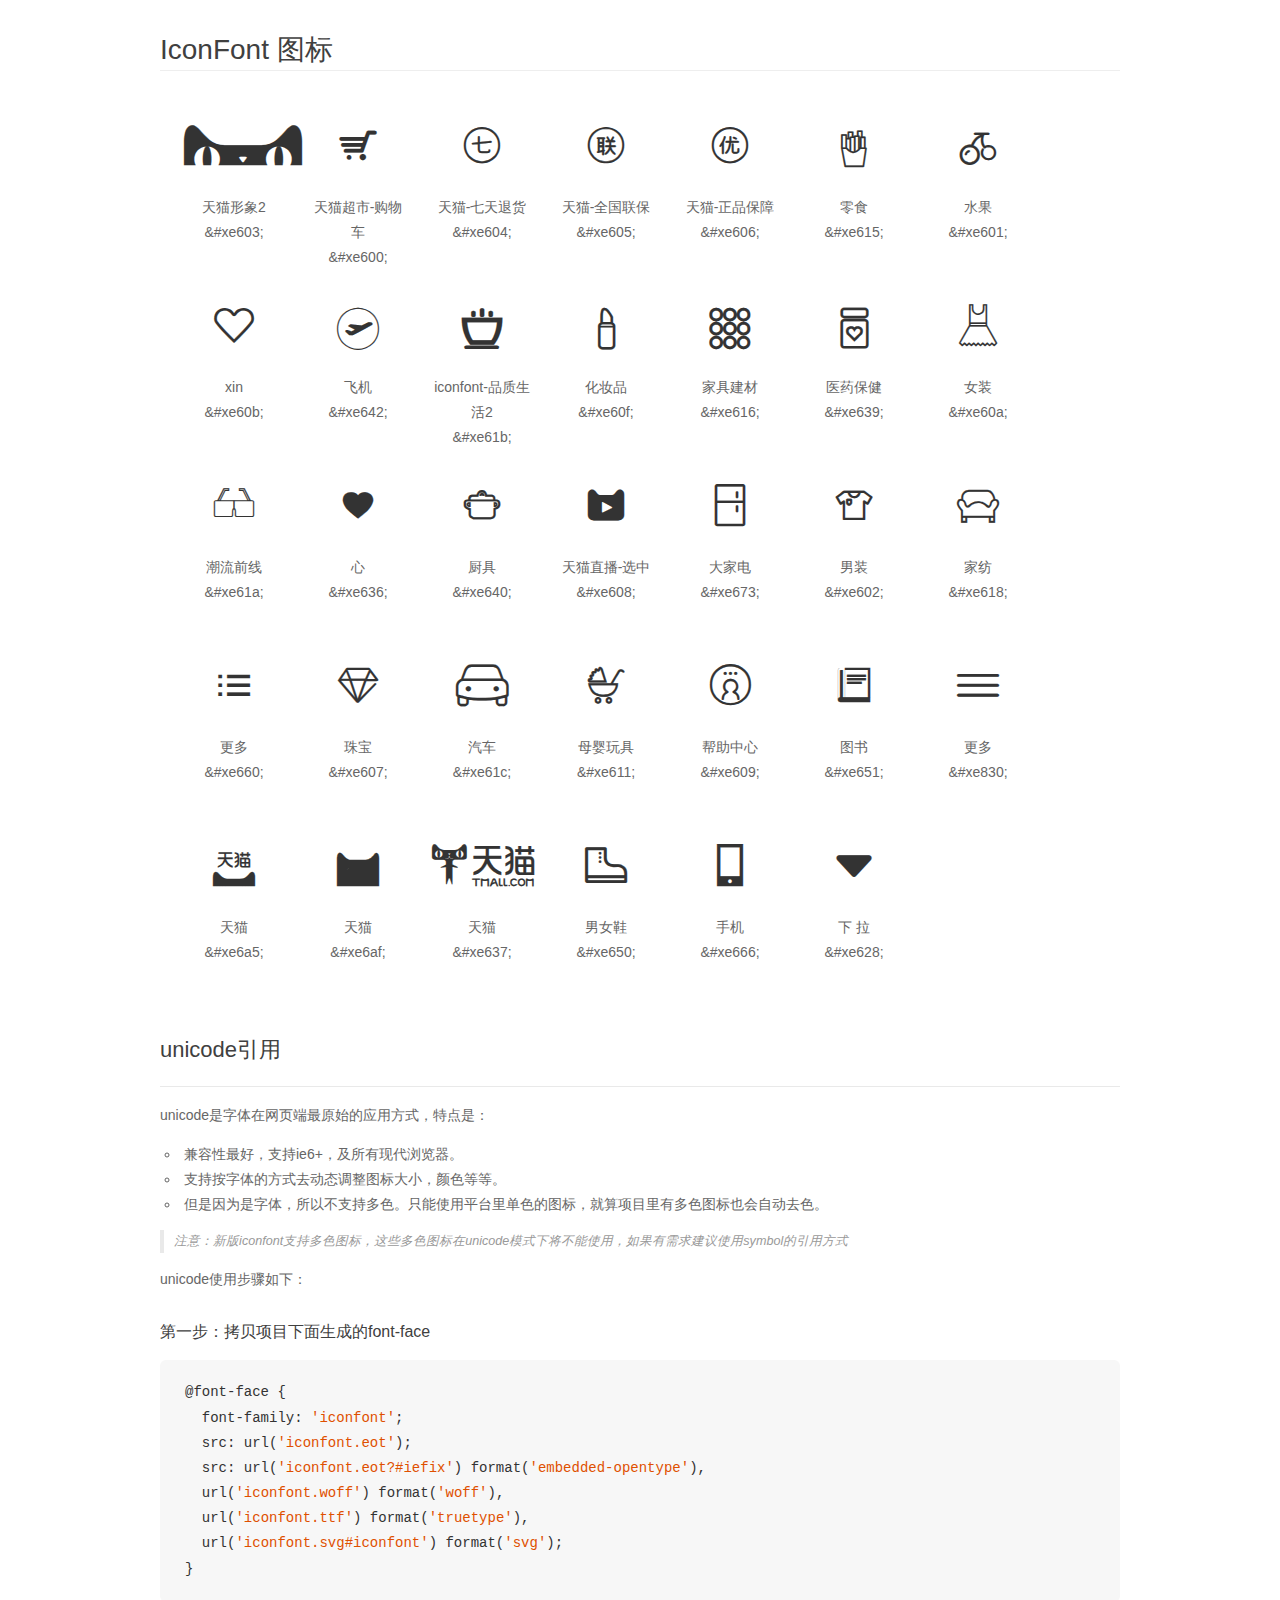
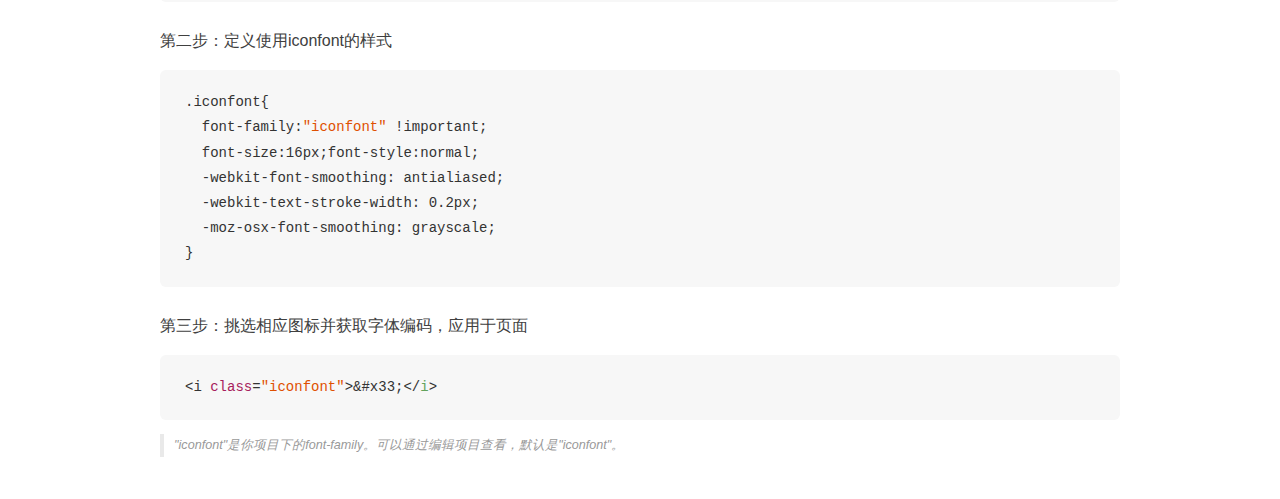
<file: 天猫/iconfont/demo_unicode.html>
<!DOCTYPE html>
<html>
<head>
    <meta charset="utf-8"/>
    <title>IconFont</title>
    <link rel="stylesheet" href="demo.css">

    <style type="text/css">

        @font-face {font-family: "iconfont";
          src: url('iconfont.eot'); /* IE9*/
          src: url('iconfont.eot#iefix') format('embedded-opentype'), /* IE6-IE8 */
          url('iconfont.woff') format('woff'), /* chrome, firefox */
          url('iconfont.ttf') format('truetype'), /* chrome, firefox, opera, Safari, Android, iOS 4.2+*/
          url('iconfont.svg#iconfont') format('svg'); /* iOS 4.1- */
        }

        .iconfont {
          font-family:"iconfont" !important;
          font-size:16px;
          font-style:normal;
          -webkit-font-smoothing: antialiased;
          -webkit-text-stroke-width: 0.2px;
          -moz-osx-font-smoothing: grayscale;
        }

    </style>
</head>
<body>
    <div class="main markdown">
        <h1>IconFont 图标</h1>
        <ul class="icon_lists clear">
            
                <li>
                <i class="icon iconfont">&#xe603;</i>
                    <div class="name">天猫形象2</div>
                    <div class="code">&amp;#xe603;</div>
                </li>
            
                <li>
                <i class="icon iconfont">&#xe600;</i>
                    <div class="name">天猫超市-购物车</div>
                    <div class="code">&amp;#xe600;</div>
                </li>
            
                <li>
                <i class="icon iconfont">&#xe604;</i>
                    <div class="name">天猫-七天退货</div>
                    <div class="code">&amp;#xe604;</div>
                </li>
            
                <li>
                <i class="icon iconfont">&#xe605;</i>
                    <div class="name">天猫-全国联保</div>
                    <div class="code">&amp;#xe605;</div>
                </li>
            
                <li>
                <i class="icon iconfont">&#xe606;</i>
                    <div class="name">天猫-正品保障</div>
                    <div class="code">&amp;#xe606;</div>
                </li>
            
                <li>
                <i class="icon iconfont">&#xe615;</i>
                    <div class="name">零食</div>
                    <div class="code">&amp;#xe615;</div>
                </li>
            
                <li>
                <i class="icon iconfont">&#xe601;</i>
                    <div class="name">水果</div>
                    <div class="code">&amp;#xe601;</div>
                </li>
            
                <li>
                <i class="icon iconfont">&#xe60b;</i>
                    <div class="name">xin</div>
                    <div class="code">&amp;#xe60b;</div>
                </li>
            
                <li>
                <i class="icon iconfont">&#xe642;</i>
                    <div class="name">飞机</div>
                    <div class="code">&amp;#xe642;</div>
                </li>
            
                <li>
                <i class="icon iconfont">&#xe61b;</i>
                    <div class="name">iconfont-品质生活2</div>
                    <div class="code">&amp;#xe61b;</div>
                </li>
            
                <li>
                <i class="icon iconfont">&#xe60f;</i>
                    <div class="name">化妆品</div>
                    <div class="code">&amp;#xe60f;</div>
                </li>
            
                <li>
                <i class="icon iconfont">&#xe616;</i>
                    <div class="name">家具建材</div>
                    <div class="code">&amp;#xe616;</div>
                </li>
            
                <li>
                <i class="icon iconfont">&#xe639;</i>
                    <div class="name">医药保健</div>
                    <div class="code">&amp;#xe639;</div>
                </li>
            
                <li>
                <i class="icon iconfont">&#xe60a;</i>
                    <div class="name">女装</div>
                    <div class="code">&amp;#xe60a;</div>
                </li>
            
                <li>
                <i class="icon iconfont">&#xe61a;</i>
                    <div class="name">潮流前线</div>
                    <div class="code">&amp;#xe61a;</div>
                </li>
            
                <li>
                <i class="icon iconfont">&#xe636;</i>
                    <div class="name">心</div>
                    <div class="code">&amp;#xe636;</div>
                </li>
            
                <li>
                <i class="icon iconfont">&#xe640;</i>
                    <div class="name">厨具</div>
                    <div class="code">&amp;#xe640;</div>
                </li>
            
                <li>
                <i class="icon iconfont">&#xe608;</i>
                    <div class="name">天猫直播-选中</div>
                    <div class="code">&amp;#xe608;</div>
                </li>
            
                <li>
                <i class="icon iconfont">&#xe673;</i>
                    <div class="name">大家电</div>
                    <div class="code">&amp;#xe673;</div>
                </li>
            
                <li>
                <i class="icon iconfont">&#xe602;</i>
                    <div class="name">男装</div>
                    <div class="code">&amp;#xe602;</div>
                </li>
            
                <li>
                <i class="icon iconfont">&#xe618;</i>
                    <div class="name">家纺</div>
                    <div class="code">&amp;#xe618;</div>
                </li>
            
                <li>
                <i class="icon iconfont">&#xe660;</i>
                    <div class="name">更多</div>
                    <div class="code">&amp;#xe660;</div>
                </li>
            
                <li>
                <i class="icon iconfont">&#xe607;</i>
                    <div class="name">珠宝</div>
                    <div class="code">&amp;#xe607;</div>
                </li>
            
                <li>
                <i class="icon iconfont">&#xe61c;</i>
                    <div class="name">汽车</div>
                    <div class="code">&amp;#xe61c;</div>
                </li>
            
                <li>
                <i class="icon iconfont">&#xe611;</i>
                    <div class="name">母婴玩具</div>
                    <div class="code">&amp;#xe611;</div>
                </li>
            
                <li>
                <i class="icon iconfont">&#xe609;</i>
                    <div class="name">帮助中心</div>
                    <div class="code">&amp;#xe609;</div>
                </li>
            
                <li>
                <i class="icon iconfont">&#xe651;</i>
                    <div class="name">图书</div>
                    <div class="code">&amp;#xe651;</div>
                </li>
            
                <li>
                <i class="icon iconfont">&#xe830;</i>
                    <div class="name">更多</div>
                    <div class="code">&amp;#xe830;</div>
                </li>
            
                <li>
                <i class="icon iconfont">&#xe6a5;</i>
                    <div class="name">天猫</div>
                    <div class="code">&amp;#xe6a5;</div>
                </li>
            
                <li>
                <i class="icon iconfont">&#xe6af;</i>
                    <div class="name">天猫</div>
                    <div class="code">&amp;#xe6af;</div>
                </li>
            
                <li>
                <i class="icon iconfont">&#xe637;</i>
                    <div class="name">天猫</div>
                    <div class="code">&amp;#xe637;</div>
                </li>
            
                <li>
                <i class="icon iconfont">&#xe650;</i>
                    <div class="name">男女鞋</div>
                    <div class="code">&amp;#xe650;</div>
                </li>
            
                <li>
                <i class="icon iconfont">&#xe666;</i>
                    <div class="name">手机</div>
                    <div class="code">&amp;#xe666;</div>
                </li>
            
                <li>
                <i class="icon iconfont">&#xe628;</i>
                    <div class="name">下 拉</div>
                    <div class="code">&amp;#xe628;</div>
                </li>
            
        </ul>
        <h2 id="unicode-">unicode引用</h2>
        <hr>

        <p>unicode是字体在网页端最原始的应用方式，特点是：</p>
        <ul>
        <li>兼容性最好，支持ie6+，及所有现代浏览器。</li>
        <li>支持按字体的方式去动态调整图标大小，颜色等等。</li>
        <li>但是因为是字体，所以不支持多色。只能使用平台里单色的图标，就算项目里有多色图标也会自动去色。</li>
        </ul>
        <blockquote>
        <p>注意：新版iconfont支持多色图标，这些多色图标在unicode模式下将不能使用，如果有需求建议使用symbol的引用方式</p>
        </blockquote>
        <p>unicode使用步骤如下：</p>
        <h3 id="-font-face">第一步：拷贝项目下面生成的font-face</h3>
        <pre><code class="lang-js hljs javascript">@font-face {
  font-family: <span class="hljs-string">'iconfont'</span>;
  src: url(<span class="hljs-string">'iconfont.eot'</span>);
  src: url(<span class="hljs-string">'iconfont.eot?#iefix'</span>) format(<span class="hljs-string">'embedded-opentype'</span>),
  url(<span class="hljs-string">'iconfont.woff'</span>) format(<span class="hljs-string">'woff'</span>),
  url(<span class="hljs-string">'iconfont.ttf'</span>) format(<span class="hljs-string">'truetype'</span>),
  url(<span class="hljs-string">'iconfont.svg#iconfont'</span>) format(<span class="hljs-string">'svg'</span>);
}
</code></pre>
        <h3 id="-iconfont-">第二步：定义使用iconfont的样式</h3>
        <pre><code class="lang-js hljs javascript">.iconfont{
  font-family:<span class="hljs-string">"iconfont"</span> !important;
  font-size:<span class="hljs-number">16</span>px;font-style:normal;
  -webkit-font-smoothing: antialiased;
  -webkit-text-stroke-width: <span class="hljs-number">0.2</span>px;
  -moz-osx-font-smoothing: grayscale;
}
</code></pre>
        <h3 id="-">第三步：挑选相应图标并获取字体编码，应用于页面</h3>
        <pre><code class="lang-js hljs javascript">&lt;i <span class="hljs-class"><span class="hljs-keyword">class</span></span>=<span class="hljs-string">"iconfont"</span>&gt;&amp;#x33;<span class="xml"><span class="hljs-tag">&lt;/<span class="hljs-name">i</span>&gt;</span></span></code></pre>

        <blockquote>
        <p>"iconfont"是你项目下的font-family。可以通过编辑项目查看，默认是"iconfont"。</p>
        </blockquote>
    </div>


</body>
</html>
</file>
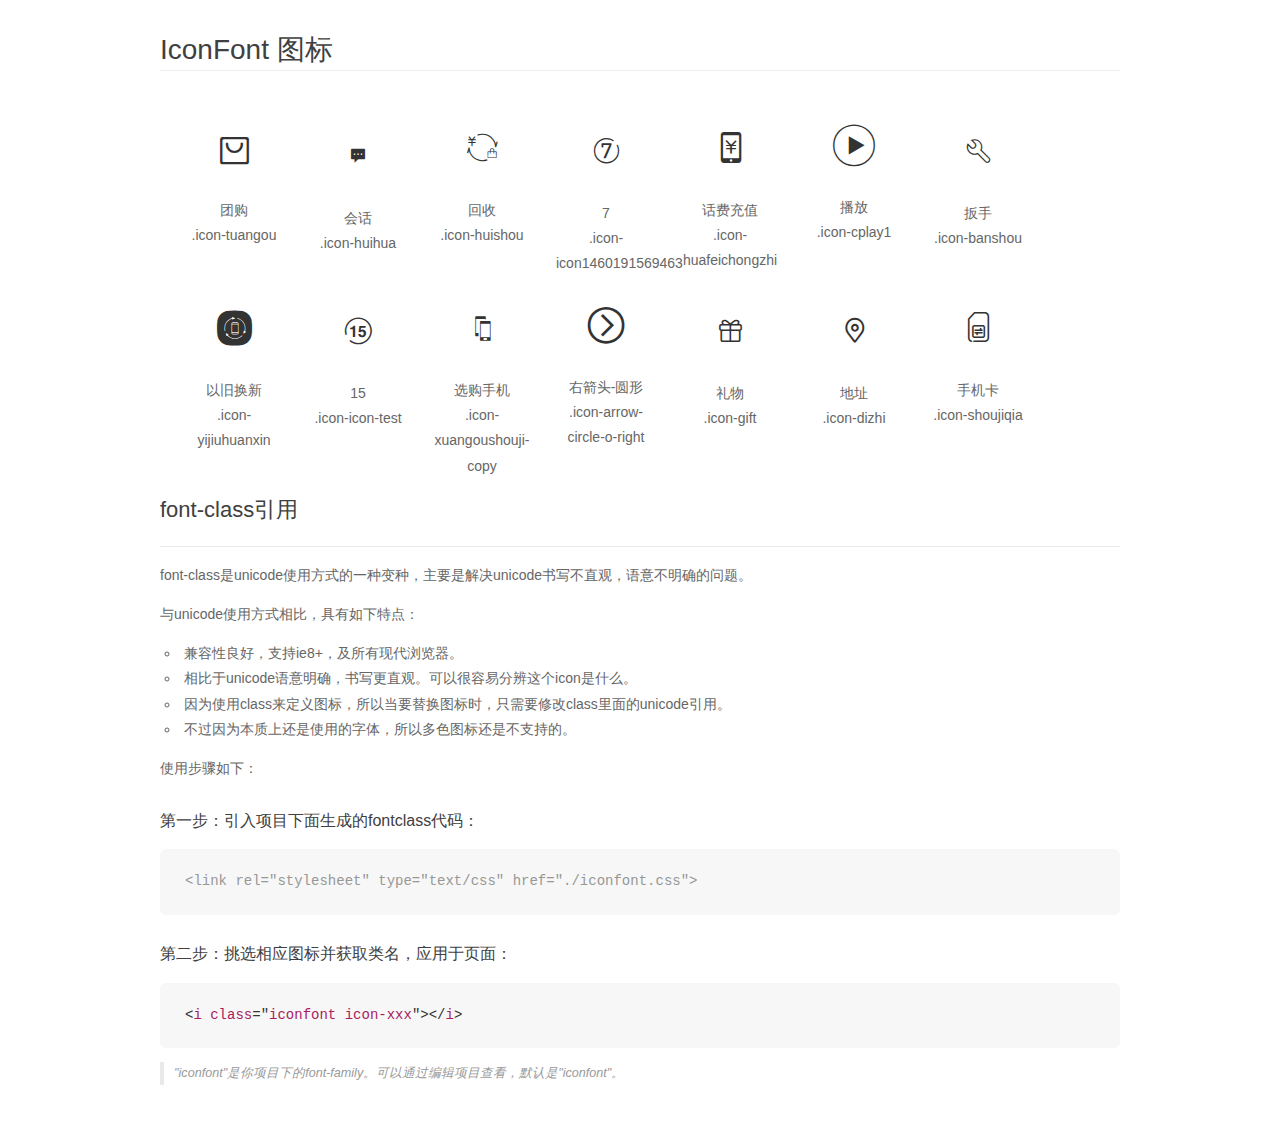
<file: 小米/icfont/demo_fontclass.html>
<!DOCTYPE html>
<html>
<head>
    <meta charset="utf-8"/>
    <title>IconFont</title>
    <link rel="stylesheet" href="demo.css">
    <link rel="stylesheet" href="iconfont.css">
</head>
<body>
    <div class="main markdown">
        <h1>IconFont 图标</h1>
        <ul class="icon_lists clear">
            
                <li>
                <i class="icon iconfont icon-tuangou"></i>
                    <div class="name">团购</div>
                    <div class="fontclass">.icon-tuangou</div>
                </li>
            
                <li>
                <i class="icon iconfont icon-huihua"></i>
                    <div class="name">会话</div>
                    <div class="fontclass">.icon-huihua</div>
                </li>
            
                <li>
                <i class="icon iconfont icon-huishou"></i>
                    <div class="name">回收</div>
                    <div class="fontclass">.icon-huishou</div>
                </li>
            
                <li>
                <i class="icon iconfont icon-icon1460191569463"></i>
                    <div class="name">7</div>
                    <div class="fontclass">.icon-icon1460191569463</div>
                </li>
            
                <li>
                <i class="icon iconfont icon-huafeichongzhi"></i>
                    <div class="name">话费充值</div>
                    <div class="fontclass">.icon-huafeichongzhi</div>
                </li>
            
                <li>
                <i class="icon iconfont icon-cplay1"></i>
                    <div class="name">播放</div>
                    <div class="fontclass">.icon-cplay1</div>
                </li>
            
                <li>
                <i class="icon iconfont icon-banshou"></i>
                    <div class="name">扳手</div>
                    <div class="fontclass">.icon-banshou</div>
                </li>
            
                <li>
                <i class="icon iconfont icon-yijiuhuanxin"></i>
                    <div class="name">以旧换新</div>
                    <div class="fontclass">.icon-yijiuhuanxin</div>
                </li>
            
                <li>
                <i class="icon iconfont icon-icon-test"></i>
                    <div class="name">15</div>
                    <div class="fontclass">.icon-icon-test</div>
                </li>
            
                <li>
                <i class="icon iconfont icon-xuangoushouji-copy"></i>
                    <div class="name">选购手机</div>
                    <div class="fontclass">.icon-xuangoushouji-copy</div>
                </li>
            
                <li>
                <i class="icon iconfont icon-arrow-circle-o-right"></i>
                    <div class="name">右箭头-圆形</div>
                    <div class="fontclass">.icon-arrow-circle-o-right</div>
                </li>
            
                <li>
                <i class="icon iconfont icon-gift"></i>
                    <div class="name">礼物</div>
                    <div class="fontclass">.icon-gift</div>
                </li>
            
                <li>
                <i class="icon iconfont icon-dizhi"></i>
                    <div class="name">地址</div>
                    <div class="fontclass">.icon-dizhi</div>
                </li>
            
                <li>
                <i class="icon iconfont icon-shoujiqia"></i>
                    <div class="name">手机卡</div>
                    <div class="fontclass">.icon-shoujiqia</div>
                </li>
            
        </ul>

        <h2 id="font-class-">font-class引用</h2>
        <hr>

        <p>font-class是unicode使用方式的一种变种，主要是解决unicode书写不直观，语意不明确的问题。</p>
        <p>与unicode使用方式相比，具有如下特点：</p>
        <ul>
        <li>兼容性良好，支持ie8+，及所有现代浏览器。</li>
        <li>相比于unicode语意明确，书写更直观。可以很容易分辨这个icon是什么。</li>
        <li>因为使用class来定义图标，所以当要替换图标时，只需要修改class里面的unicode引用。</li>
        <li>不过因为本质上还是使用的字体，所以多色图标还是不支持的。</li>
        </ul>
        <p>使用步骤如下：</p>
        <h3 id="-fontclass-">第一步：引入项目下面生成的fontclass代码：</h3>


        <pre><code class="lang-js hljs javascript"><span class="hljs-comment">&lt;link rel="stylesheet" type="text/css" href="./iconfont.css"&gt;</span></code></pre>
        <h3 id="-">第二步：挑选相应图标并获取类名，应用于页面：</h3>
        <pre><code class="lang-css hljs">&lt;<span class="hljs-selector-tag">i</span> <span class="hljs-selector-tag">class</span>="<span class="hljs-selector-tag">iconfont</span> <span class="hljs-selector-tag">icon-xxx</span>"&gt;&lt;/<span class="hljs-selector-tag">i</span>&gt;</code></pre>
        <blockquote>
        <p>"iconfont"是你项目下的font-family。可以通过编辑项目查看，默认是"iconfont"。</p>
        </blockquote>
    </div>
</body>
</html>
</file>
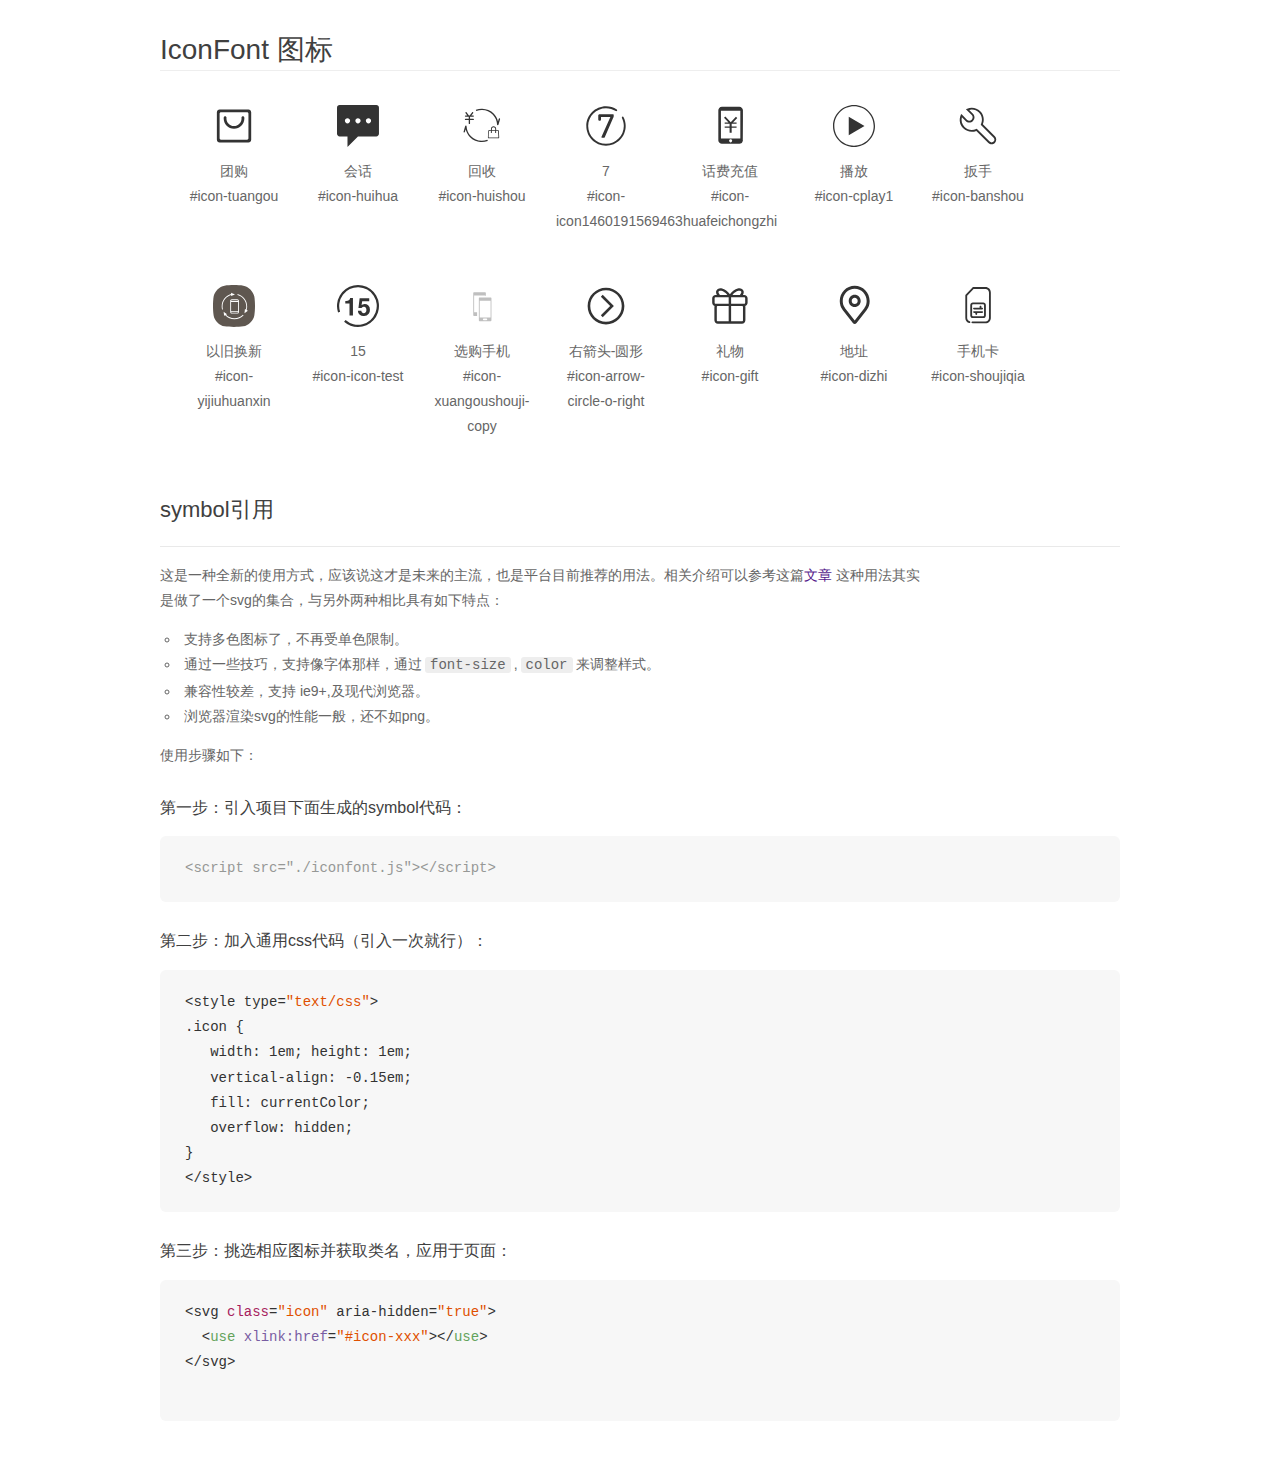
<file: 小米/icfont/demo_symbol.html>
<!DOCTYPE html>
<html>
<head>
    <meta charset="utf-8"/>
    <title>IconFont</title>
    <link rel="stylesheet" href="demo.css">
    <script src="iconfont.js"></script>

    <style type="text/css">
        .icon {
          /* 通过设置 font-size 来改变图标大小 */
          width: 1em; height: 1em;
          /* 图标和文字相邻时，垂直对齐 */
          vertical-align: -0.15em;
          /* 通过设置 color 来改变 SVG 的颜色/fill */
          fill: currentColor;
          /* path 和 stroke 溢出 viewBox 部分在 IE 下会显示
             normalize.css 中也包含这行 */
          overflow: hidden;
        }

    </style>
</head>
<body>
    <div class="main markdown">
        <h1>IconFont 图标</h1>
        <ul class="icon_lists clear">
            
                <li>
                    <svg class="icon" aria-hidden="true">
                        <use xlink:href="#icon-tuangou"></use>
                    </svg>
                    <div class="name">团购</div>
                    <div class="fontclass">#icon-tuangou</div>
                </li>
            
                <li>
                    <svg class="icon" aria-hidden="true">
                        <use xlink:href="#icon-huihua"></use>
                    </svg>
                    <div class="name">会话</div>
                    <div class="fontclass">#icon-huihua</div>
                </li>
            
                <li>
                    <svg class="icon" aria-hidden="true">
                        <use xlink:href="#icon-huishou"></use>
                    </svg>
                    <div class="name">回收</div>
                    <div class="fontclass">#icon-huishou</div>
                </li>
            
                <li>
                    <svg class="icon" aria-hidden="true">
                        <use xlink:href="#icon-icon1460191569463"></use>
                    </svg>
                    <div class="name">7</div>
                    <div class="fontclass">#icon-icon1460191569463</div>
                </li>
            
                <li>
                    <svg class="icon" aria-hidden="true">
                        <use xlink:href="#icon-huafeichongzhi"></use>
                    </svg>
                    <div class="name">话费充值</div>
                    <div class="fontclass">#icon-huafeichongzhi</div>
                </li>
            
                <li>
                    <svg class="icon" aria-hidden="true">
                        <use xlink:href="#icon-cplay1"></use>
                    </svg>
                    <div class="name">播放</div>
                    <div class="fontclass">#icon-cplay1</div>
                </li>
            
                <li>
                    <svg class="icon" aria-hidden="true">
                        <use xlink:href="#icon-banshou"></use>
                    </svg>
                    <div class="name">扳手</div>
                    <div class="fontclass">#icon-banshou</div>
                </li>
            
                <li>
                    <svg class="icon" aria-hidden="true">
                        <use xlink:href="#icon-yijiuhuanxin"></use>
                    </svg>
                    <div class="name">以旧换新</div>
                    <div class="fontclass">#icon-yijiuhuanxin</div>
                </li>
            
                <li>
                    <svg class="icon" aria-hidden="true">
                        <use xlink:href="#icon-icon-test"></use>
                    </svg>
                    <div class="name">15</div>
                    <div class="fontclass">#icon-icon-test</div>
                </li>
            
                <li>
                    <svg class="icon" aria-hidden="true">
                        <use xlink:href="#icon-xuangoushouji-copy"></use>
                    </svg>
                    <div class="name">选购手机</div>
                    <div class="fontclass">#icon-xuangoushouji-copy</div>
                </li>
            
                <li>
                    <svg class="icon" aria-hidden="true">
                        <use xlink:href="#icon-arrow-circle-o-right"></use>
                    </svg>
                    <div class="name">右箭头-圆形</div>
                    <div class="fontclass">#icon-arrow-circle-o-right</div>
                </li>
            
                <li>
                    <svg class="icon" aria-hidden="true">
                        <use xlink:href="#icon-gift"></use>
                    </svg>
                    <div class="name">礼物</div>
                    <div class="fontclass">#icon-gift</div>
                </li>
            
                <li>
                    <svg class="icon" aria-hidden="true">
                        <use xlink:href="#icon-dizhi"></use>
                    </svg>
                    <div class="name">地址</div>
                    <div class="fontclass">#icon-dizhi</div>
                </li>
            
                <li>
                    <svg class="icon" aria-hidden="true">
                        <use xlink:href="#icon-shoujiqia"></use>
                    </svg>
                    <div class="name">手机卡</div>
                    <div class="fontclass">#icon-shoujiqia</div>
                </li>
            
        </ul>


        <h2 id="symbol-">symbol引用</h2>
        <hr>

        <p>这是一种全新的使用方式，应该说这才是未来的主流，也是平台目前推荐的用法。相关介绍可以参考这篇<a href="">文章</a>
        这种用法其实是做了一个svg的集合，与另外两种相比具有如下特点：</p>
        <ul>
          <li>支持多色图标了，不再受单色限制。</li>
          <li>通过一些技巧，支持像字体那样，通过<code>font-size</code>,<code>color</code>来调整样式。</li>
          <li>兼容性较差，支持 ie9+,及现代浏览器。</li>
          <li>浏览器渲染svg的性能一般，还不如png。</li>
        </ul>
        <p>使用步骤如下：</p>
        <h3 id="-symbol-">第一步：引入项目下面生成的symbol代码：</h3>
        <pre><code class="lang-js hljs javascript"><span class="hljs-comment">&lt;script src="./iconfont.js"&gt;&lt;/script&gt;</span></code></pre>
        <h3 id="-css-">第二步：加入通用css代码（引入一次就行）：</h3>
        <pre><code class="lang-js hljs javascript">&lt;style type=<span class="hljs-string">"text/css"</span>&gt;
.icon {
   width: <span class="hljs-number">1</span>em; height: <span class="hljs-number">1</span>em;
   vertical-align: <span class="hljs-number">-0.15</span>em;
   fill: currentColor;
   overflow: hidden;
}
&lt;<span class="hljs-regexp">/style&gt;</span></code></pre>
        <h3 id="-">第三步：挑选相应图标并获取类名，应用于页面：</h3>
        <pre><code class="lang-js hljs javascript">&lt;svg <span class="hljs-class"><span class="hljs-keyword">class</span></span>=<span class="hljs-string">"icon"</span> aria-hidden=<span class="hljs-string">"true"</span>&gt;<span class="xml"><span class="hljs-tag">
  &lt;<span class="hljs-name">use</span> <span class="hljs-attr">xlink:href</span>=<span class="hljs-string">"#icon-xxx"</span>&gt;</span><span class="hljs-tag">&lt;/<span class="hljs-name">use</span>&gt;</span>
</span>&lt;<span class="hljs-regexp">/svg&gt;
        </span></code></pre>
    </div>
</body>
</html>
</file>
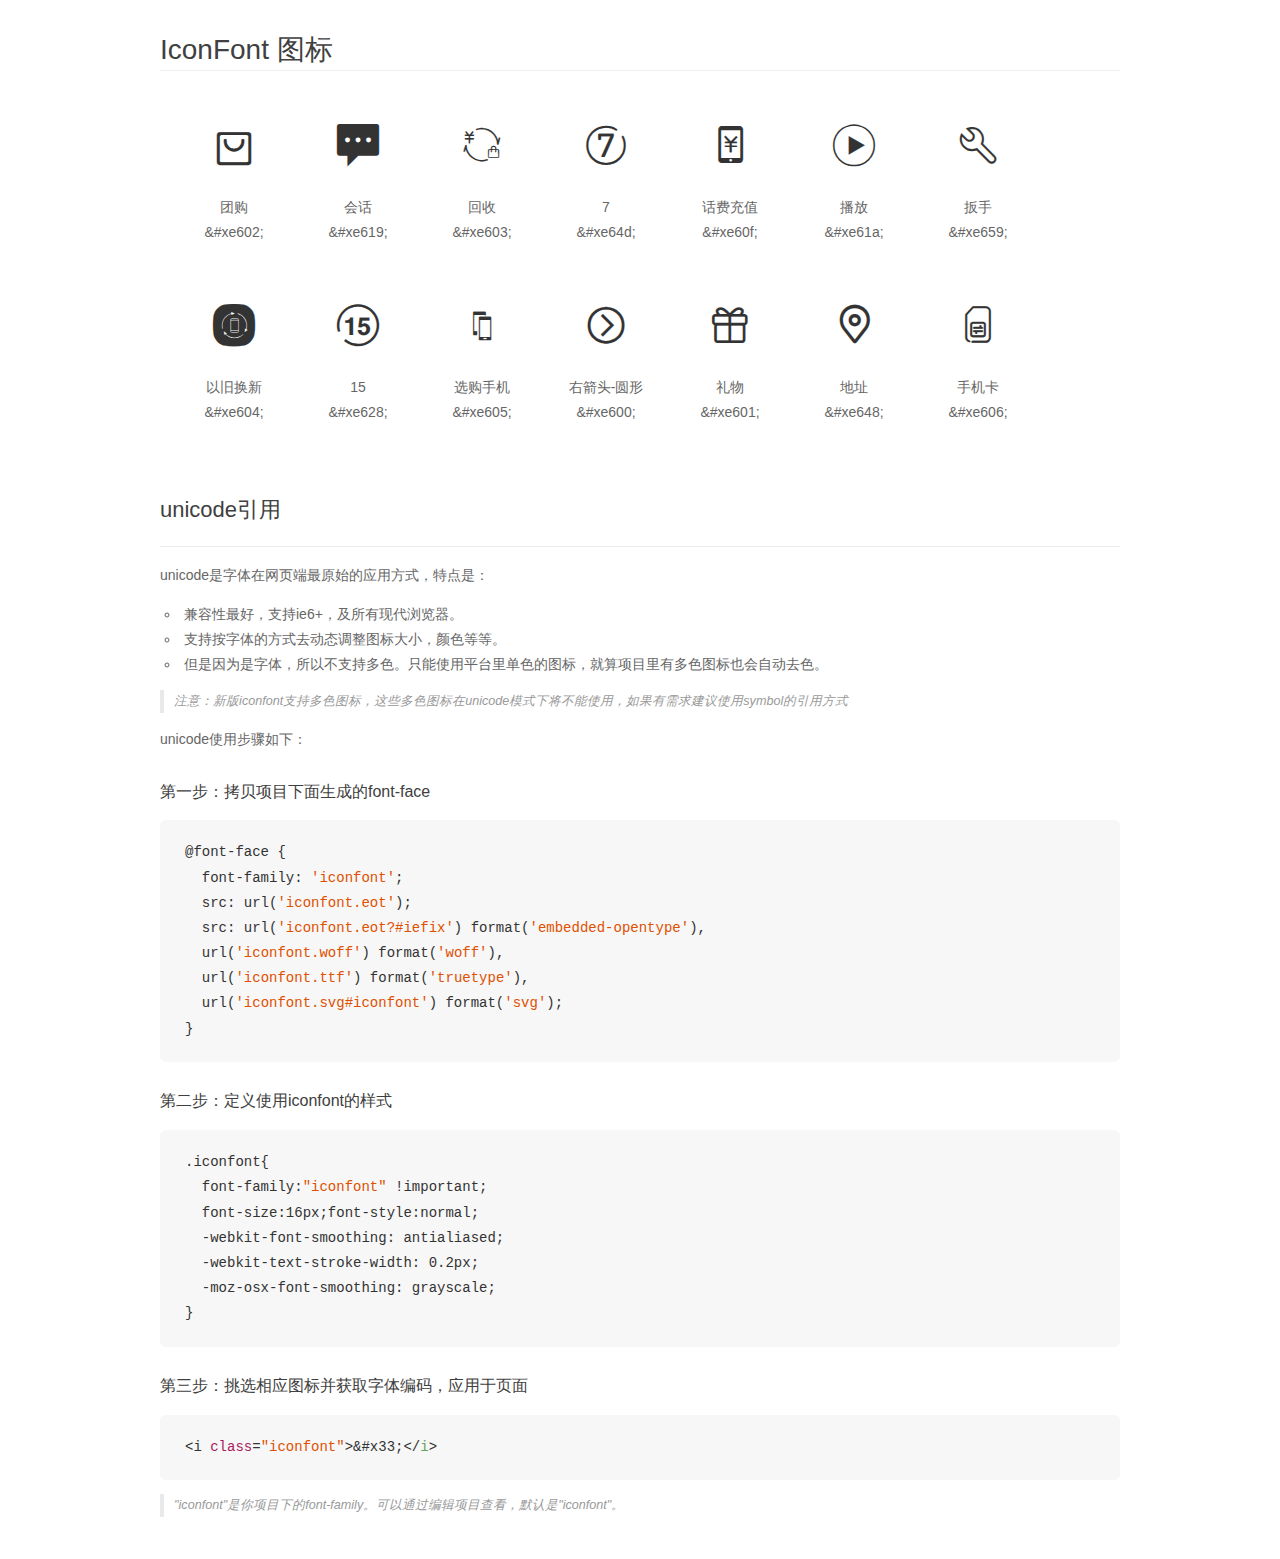
<file: 小米/icfont/demo_unicode.html>
<!DOCTYPE html>
<html>
<head>
    <meta charset="utf-8"/>
    <title>IconFont</title>
    <link rel="stylesheet" href="demo.css">

    <style type="text/css">

        @font-face {font-family: "iconfont";
          src: url('iconfont.eot'); /* IE9*/
          src: url('iconfont.eot#iefix') format('embedded-opentype'), /* IE6-IE8 */
          url('iconfont.woff') format('woff'), /* chrome, firefox */
          url('iconfont.ttf') format('truetype'), /* chrome, firefox, opera, Safari, Android, iOS 4.2+*/
          url('iconfont.svg#iconfont') format('svg'); /* iOS 4.1- */
        }

        .iconfont {
          font-family:"iconfont" !important;
          font-size:16px;
          font-style:normal;
          -webkit-font-smoothing: antialiased;
          -webkit-text-stroke-width: 0.2px;
          -moz-osx-font-smoothing: grayscale;
        }

    </style>
</head>
<body>
    <div class="main markdown">
        <h1>IconFont 图标</h1>
        <ul class="icon_lists clear">
            
                <li>
                <i class="icon iconfont">&#xe602;</i>
                    <div class="name">团购</div>
                    <div class="code">&amp;#xe602;</div>
                </li>
            
                <li>
                <i class="icon iconfont">&#xe619;</i>
                    <div class="name">会话</div>
                    <div class="code">&amp;#xe619;</div>
                </li>
            
                <li>
                <i class="icon iconfont">&#xe603;</i>
                    <div class="name">回收</div>
                    <div class="code">&amp;#xe603;</div>
                </li>
            
                <li>
                <i class="icon iconfont">&#xe64d;</i>
                    <div class="name">7</div>
                    <div class="code">&amp;#xe64d;</div>
                </li>
            
                <li>
                <i class="icon iconfont">&#xe60f;</i>
                    <div class="name">话费充值</div>
                    <div class="code">&amp;#xe60f;</div>
                </li>
            
                <li>
                <i class="icon iconfont">&#xe61a;</i>
                    <div class="name">播放</div>
                    <div class="code">&amp;#xe61a;</div>
                </li>
            
                <li>
                <i class="icon iconfont">&#xe659;</i>
                    <div class="name">扳手</div>
                    <div class="code">&amp;#xe659;</div>
                </li>
            
                <li>
                <i class="icon iconfont">&#xe604;</i>
                    <div class="name">以旧换新</div>
                    <div class="code">&amp;#xe604;</div>
                </li>
            
                <li>
                <i class="icon iconfont">&#xe628;</i>
                    <div class="name">15</div>
                    <div class="code">&amp;#xe628;</div>
                </li>
            
                <li>
                <i class="icon iconfont">&#xe605;</i>
                    <div class="name">选购手机</div>
                    <div class="code">&amp;#xe605;</div>
                </li>
            
                <li>
                <i class="icon iconfont">&#xe600;</i>
                    <div class="name">右箭头-圆形</div>
                    <div class="code">&amp;#xe600;</div>
                </li>
            
                <li>
                <i class="icon iconfont">&#xe601;</i>
                    <div class="name">礼物</div>
                    <div class="code">&amp;#xe601;</div>
                </li>
            
                <li>
                <i class="icon iconfont">&#xe648;</i>
                    <div class="name">地址</div>
                    <div class="code">&amp;#xe648;</div>
                </li>
            
                <li>
                <i class="icon iconfont">&#xe606;</i>
                    <div class="name">手机卡</div>
                    <div class="code">&amp;#xe606;</div>
                </li>
            
        </ul>
        <h2 id="unicode-">unicode引用</h2>
        <hr>

        <p>unicode是字体在网页端最原始的应用方式，特点是：</p>
        <ul>
        <li>兼容性最好，支持ie6+，及所有现代浏览器。</li>
        <li>支持按字体的方式去动态调整图标大小，颜色等等。</li>
        <li>但是因为是字体，所以不支持多色。只能使用平台里单色的图标，就算项目里有多色图标也会自动去色。</li>
        </ul>
        <blockquote>
        <p>注意：新版iconfont支持多色图标，这些多色图标在unicode模式下将不能使用，如果有需求建议使用symbol的引用方式</p>
        </blockquote>
        <p>unicode使用步骤如下：</p>
        <h3 id="-font-face">第一步：拷贝项目下面生成的font-face</h3>
        <pre><code class="lang-js hljs javascript">@font-face {
  font-family: <span class="hljs-string">'iconfont'</span>;
  src: url(<span class="hljs-string">'iconfont.eot'</span>);
  src: url(<span class="hljs-string">'iconfont.eot?#iefix'</span>) format(<span class="hljs-string">'embedded-opentype'</span>),
  url(<span class="hljs-string">'iconfont.woff'</span>) format(<span class="hljs-string">'woff'</span>),
  url(<span class="hljs-string">'iconfont.ttf'</span>) format(<span class="hljs-string">'truetype'</span>),
  url(<span class="hljs-string">'iconfont.svg#iconfont'</span>) format(<span class="hljs-string">'svg'</span>);
}
</code></pre>
        <h3 id="-iconfont-">第二步：定义使用iconfont的样式</h3>
        <pre><code class="lang-js hljs javascript">.iconfont{
  font-family:<span class="hljs-string">"iconfont"</span> !important;
  font-size:<span class="hljs-number">16</span>px;font-style:normal;
  -webkit-font-smoothing: antialiased;
  -webkit-text-stroke-width: <span class="hljs-number">0.2</span>px;
  -moz-osx-font-smoothing: grayscale;
}
</code></pre>
        <h3 id="-">第三步：挑选相应图标并获取字体编码，应用于页面</h3>
        <pre><code class="lang-js hljs javascript">&lt;i <span class="hljs-class"><span class="hljs-keyword">class</span></span>=<span class="hljs-string">"iconfont"</span>&gt;&amp;#x33;<span class="xml"><span class="hljs-tag">&lt;/<span class="hljs-name">i</span>&gt;</span></span></code></pre>

        <blockquote>
        <p>"iconfont"是你项目下的font-family。可以通过编辑项目查看，默认是"iconfont"。</p>
        </blockquote>
    </div>


</body>
</html>
</file>
<file: 小米/css/index.css>
/*
* @Author: FZM
* @Date:   2017-08-17 16:25:42
* @Last Modified by:   FZM
* @Last Modified time: 2017-09-23 10:24:45
*/
@import url('base.css');
header{
	width: 100%;
	height: 40px;
	background:#333333; 
}
main{
	width: 1226px;
	height: 40px;
	background:#333333;
	margin: 0 auto;
}
.header-left{
	width: 610px;
	height: 40px;
	background: #333333;
	float: left;
}
.header-left li{
	line-height: 40px;
	float: left;
}
.header-left li a:hover{
	color: #fff;

}
.header-left li a{
	padding-left: 8px;
	padding-right: 9px;
	color: #b0b0b0;
	border-right: 1px solid #b0b0b0;
	font-size: 12px;
	text-decoration: none;	
}
.header-left .first{
	padding-left: 0;
}
.header-left .last{
	padding-right: 0;
	border: 0;
}
.header-right{
	width: 223px;
	height: 40px;
	float: right;
	background: #333333;
}
.header-right li{
	line-height: 40px;
	float: left;
}
.header-right li a{
	padding-left: 7px;
	padding-right: 7px;
	color: #b0b0b0;
	border-right: 1px solid #b0b0b0;
	font-size: 12px;
	text-decoration: none;
}
.header-right li a:hover{
	color: #fff;
}
.header-right .right-last{
	border: 0;
}
.kongbai{
	width: 1226px;
	height: 100px;
	background: #fff;
	margin: 0 auto;
}
.mi{
	width: 55px;
	height: 55px;
	margin-top: 22px;
	float: left;
	background: #ff6700;
}
.mi a img{
	width: 100%;
	height: 100%;
}
nav{
	width: 634px;
	height: 100px;
	float: left;
	margin-left: 241px;
}
.dh li{
	float: left;
	line-height: 100px;
}
.dh li a{
	color: #333333;
	font-size: 14px;
	padding-right: 12px;
	padding-left: 12px;
}
.dh li a:hover{
	color: #ff6700;
}
.sousuo{
	width: 296px;
	height: 100px;
	float: right;
}
.zuo{
	width: 242px;
	height: 48px;
	background: #fff;
	border: 1px solid #eeeeee;
	margin-top: 26px;
	float: left;
	font-size: 14px;
	color: #7587b5;
}
.you{
	width: 50px;
	height: 48px;
	background: #fff;
	border: 1px solid #eeeeee;
	float: right;
	margin-top: 26px;
}
.zuo1{
	width: 56px;
	height: 18px;
	background: #eeeeee;
	margin-top: 15px;
	margin-left: 94px;
	float: left;
}
.zuo1:hover{
	color: #ff6700;
}
.zuo2{
	width: 84px;
	height: 18px;
	background: #eeeeee;
	margin-top: -18px;
	margin-left: 151px;
	float: right;
}
.zuo2:hover{
	color: #ff6700;
}
.dao{
	width: 1226px;
	height: 460px;
	margin: 0 auto;
	position: relative;
	overflow: hidden;
}
.dao aside{
	width: 233px;
	height: 460px;
	position: absolute;
	top: 0;
	bottom: 0;
	border-left: 1px solid #666666;
	background: rgba(0, 0, 0, 0.6)
}
.dao .banner{
	width: 1226px;
	height: 460px;
	position: relative;
}
.wright{
	position: absolute;
	width: 400px;
	height: 460px;
	background: #fff;
	top: 0;
	left: 233px;
	display: none;
}
.dao .banner .bans{
	position: absolute;
	left: 100%;
	top: 0;
	width: 100%;
	height: 460px;
}
.dao .banner .bans a{
	width: 100%;
	height: 100%;
}
.dao .banner .bans a img{
	display: block;
	width: 100%;
	height: 100%;
}
.dao .banner .bans:first-child{
	left: 0;
}
.dao .banner .yuans:first-child{
	opacity: 1;
	background: #fff;
}
.jiantou1{
	top: 0;
	bottom: 0;
	margin-top: auto;
	margin-bottom: auto;
	background: url('focus_lr0918.png') no-repeat -2px -5px;
	position: absolute;
	width: 18px;
	height: 53px;
	left: 234px;
	cursor: pointer;
}
.jiantou1:hover{
	background: #000 url('focus_lr0918.png') no-repeat -2px -5px;
}
.jiantou2{
	top: 0;
	bottom: 0;
	margin-top: auto;
	margin-bottom: auto;
	background: url('focus_lr0918.png') no-repeat -60px -6px;
	position: absolute;
	width: 18px;
	height: 53px;
	right: 1px;
	cursor: pointer;
}
.jiantou2:hover{
    background: #000 url('focus_lr0918.png') no-repeat -60px -6px;
}
.yuan{
	width: 90px;
	height: 10px;
	position: absolute;
	right: 35px;
	bottom: 25px;
	z-index: 9999;
}
.yuan li{
	width: 10px;
	height: 10px;
	float: left;
	margin-right: 5px;
	background: #000;
	border-radius: 50%;
	border: 1px solid #5c5c5f;
}
.yuan .yuan2{
	margin-right: 0;
	float: left;
	width: 10px;
	height: 10px;
	border-radius: 50%;
	border: 2px solid #5c5c5f;
	background: #fff;
}
.yousousuo{
	display: block;
	height: 48px;
	width: 50px;
}
.yousousuo1{
	display: block;
	width: 35px;
	height: 35px;
}
.zuodao{
	width: 233px;
	height: 390px;
}
aside .zuodao li{
	height: 47px;
	width: 100%;
}
aside .zuodao li:hover{
	background: #ff6700;
}
.zuodao li a{
	color: #fff;
	font-size: 12px;
	display: block;
	width: 100%;
	height: 100%;
	float: left;
	line-height: 45px;
	box-sizing: border-box;
	padding-left: 10px;
	padding-right: 10px;
}
.dayu{
	width: 7px;
	height: 390px;
	background: #fff;
	margin-top: -390px;
	margin-left: 225px;
	position: absolute;
}
#ic{
	float: right;
}
.baikuang{
	width: 1226px;
	height: 14px;
	margin-top: 14px;
	margin: 0 auto;
}
.sikuang{
	width: 1226px;
	height: 170px;
	margin-top: 14px;
	margin: 0 auto;
}
.situ1{
	width: 233px;
	height: 170px;
	background: #5f5750;
	margin-right: 14px;
	float: left;
}
.situ2{
	width: 316px;
	height: 170px;
	background: pink;
	margin-right: 14px;
	float: left;
}
.st2{
	width: 316px;
	height: 170px;

}
.situ3{
	width: 316px;
	height: 170px;
	background: pink;
	margin-right: 14px;
	float: left;
}
.situ4{
	width: 316px;
	height: 170px;
	background: pink;
	float: right;
}
.liu{
	width: 216px;
	height: 153px;
	background: #5f5750;
	margin-left: 10px;
	margin-top: 8px;
	float: left;
}
.liu li{
	width: 70px;
	height: 76px;
	background: #5f5750;
	float: left;
	border-bottom: 1px solid #665e57;
	border-right: 1px solid #665e57;
	color: #cdcac8;
	font-size: 14px;
}
.liu .liusan{
	border-right:0;
}
.liu .liuliu{
	border-right:0;
}
.liu li a{
	text-align: center;
	display: block;
	color: #cdcac8;
	width: 65px;
	height: 70px;
	float: left;
}
.liu .iconfont{
    width: 17px;
	height: 17px;
	float: left;
    color: #fff;
    margin-left: 13px;
}
.liu span{
	margin-left: 3px;
	margin-top: 29px;
	float: left;
}
.zhongkuang1{
	width: 1226px;
	height: 84px;
	margin: 0 auto;
	float: left;
	margin-left: 55px;
}
.jiantoukuang{
	width: 72px;
	height: 22px;
	float: right;
	margin-top: -7px;
}
.jiantoukuang li{
	width: 34px;
	height: 22px;
	border: 1px solid #e0e0e0;
	float: left;

}
.jiantoukuang li a{
	display: block;
	text-align: center;
	color: #e0e0e3;
}
.xiaomikuang{
	width: 131px;
	height: 21px;
	margin-top: 38px;
	color: #333333;
	font-size: 21px;
}
.Tukuang{
	width: 1226px;
	height: 339px;
	background: #fff;
	position: relative;
	overflow: hidden;
	margin: 0 auto;
}
.tukuang1{
	width: 4960px;
	height: 339px;
	position: absolute;
	top: 0;
	left: 0px;
	background: #fff;
}
.tukuang1 li{
	width: 234px;
	height: 339px;
	float: left;
	margin-right: 14px;
	color: #b0b0b0;
	font-size: 12px;
	background: #f5f5f5;
}

.tukuang1 .lastya{
	border-top: 1px solid #00c0a5;	
}
.tukuang1 a{
	display: block;
	width: 160px;
	height: 160px;
	float: left;
	margin-left: 39px;
	margin-top: 42px;
}
.dianfanbao{
	display: block;
	width: 160px;
	height: 160px;
}
.tukuang1 .dianwen{
	display: block;
	width: 130px;
	height: 14px;
	margin-left: 72px;
	color: #212121;
}
.tukuang1 .luyou1{
    margin-left: 78px;
    display: block;
	width: 130px;
	height: 14px;
	color: #212121;
}
.tukuang1 .shouhuan1{
    margin-left: 89px;
    display: block;
	width: 130px;
	height: 14px;
	color: #212121;
}
.tukuang1 .yashua{
    margin-left: 50px;
    display: block;
	width: 145px;
	height: 14px;
	color: #212121;
}
.tukuang1 span{
	margin-left: 57px;
	padding-top: 10px;
	float: left;
}
.tukuang1 .shuzi{
	color: #ff6709;
	padding-right: 101px;
	padding-top: 10px;
}
.tukuang1 .led{
	padding-right: 22px;
}
.tukuang1 .luyou{
	padding-right: 60px;
}
.tukuang1 .jisuan{
	padding-right: 34px;
}
.li1{
	border-top: 1px solid #ffac13;
}
.li2{
	border-top: 1px solid #83c44e;
}
.li3{
	border-top: 1px solid #2196f3;
}
.li4{
	border-top: 1px solid #e53935;
}
.zhongkuang2{
	width: 1226px;
	height: 40px;
	margin: 0 auto;
}
.big-box{
	width: 1349px;
	height: 3470px;
	background: #f5f5f5;
	margin-top: 50px;
}
.zhongkuang3{
	width: 1349px;
	height: 99px;
	overflow: hidden;
	float: left;
	margin-bottom: 19px;
}
.znyj{
	width: 84px;
	height: 27px;
	margin-top: 72px;
	margin-left: 62px;
	color: #333333;
	font-size: 21px;
	float: left;
}
.ckqb{
	width: 64px;
	height: 19px;
	margin-top: 72px;
	margin-right: 79px;
	color: #333333;
	font-size: 16px;
	float: right;
}
.zhongkuang3 .iconfont{
	width: 20px;
	height: 20px;
	float: right;
	background: pink;
	margin-top: 75px;
	margin-right: -88px;
	display: inline-block;
}
.zhongkuang4{
	width: 1226px;
	height: 614px;
	float: left;
	margin-left: 62px;
}
.jsq{
	width: 233px;
	height: 613px;
	float: left;
}
.jsq a{
	width: 234px;
	height: 614px;
	display: block;
	float: left;
    transition: all 1s;
}
.jsq a:hover{
	transform: translateY(-5px);
	box-shadow: 0px 2px 3px 3px rgba(128, 128, 128, 0.6);
}
.jsq img{
	display: block;
	width: 100%;
	height: 100%;
}
.bakuang{
	width: 992px;
	height: 614px;
	background: #f5f5f5;
	float: right;	
}
.bakuang li:nth-child(4)~li{
	border-bottom: 0;
}
.xiala{
	width: 234px;
	height: 90px;
	background: orange;
	float: left;
	transition: all 1s;
	text-align: center;
	margin-top: 12px;
}
.xiala .kehu{
	width: 180px;
	height: 20px;
	padding-left: 20px;
	padding-top: 10px;
	color: #fff;
}
.xiala .pj{
	margin-top: 22px;
	margin-right: 106px;

}
.mjdfb:hover .xiala{
	transform: translateY(-75px);
}
.mjdfb{
	width: 234px;
	height: 300px;
	background: #fff;
	margin-left: 14px;
	float: left;
	font-size: 12px;
	transition: all 1s;
	overflow: hidden;
	border-bottom: 14px solid #f5f5f5;
}
.mjdfb:hover {
	transform: translateY(-5px);
	box-shadow: 0px 2px 3px 3px rgba(128, 128, 128, 0.6);
}
.mjdfb a{
	color: #000;
	margin-left: 38px;
	display: block;
	float: left;
	margin-top: 20px;
}
.mjdfb .dianwen{
	margin-left: 68px;
}
.mjdfb span{
	float: left;
	margin-top: 20px;
	color: #b0b0b0;
}
.mjdfb .shuzi{
	margin-right: 103px;
	margin-top: 20px;
	color: #ff6700;	
}
.zhongkuang5{
	width: 1226px;
	height: 80px;
	margin: 0 auto;
	float: left;
	margin-left: 62px;
}
.dapei{
	width: 44px;
	height: 21px;
	float: left;
	margin-top: 40px;
	font-size: 21px;
	color: #333333;
}
.remen{
	width: 348px;
	height: 21px;
	float: right;
	margin-top: 40px;
}
.remen a{
	font-size: 21px;
	color: #424242;
	margin-right: 20px;
}
.remen .rm{
	color: orange;
	text-decoration: underline;
	margin-right: 20px;
}
.remen .ds{
	margin-right:0;
}
.shikuang{
	width: 1226px;
	height: 614px;
	float: left;
	margin-left: 62px;	
}
.shikuang .ferst{
	width: 234px;
	height: 300px;
	background: pink;
	float: left;
	margin-left: 0px;
	margin-right: 0px;
	transition: all 1s;
}
.shikuang .foor{
	margin-right: 0px;
}
.shikuang .ferst:hover{
	transform: translateY(-5px);
	box-shadow: 0px 2px 3px 3px rgba(128, 128, 128, 0.6);
}
.shikuang a{
    color: #000;
	margin-left: 38px;
	display: block;
	float: left;
	margin-top: 20px;
}
.ysz{
    height: 20px;
    width:37px;
    color: orange;
    float: left;
    margin-left: 38px;
    margin-top: 20px;
}
.shikuang li{
	width: 235px;
	height: 300px;
	background: #fff;
	margin-left: 13px;
	float: left;
	font-size: 12px;
	transition: all 1s;
	margin-bottom: 13px;
	overflow: hidden;
}
.shikuang li:nth-child(5)~li{
	margin-bottom: 0;
}
.shikuang .ferst .che{
	margin-left: 0px;
	margin-top: 0px;
}
.shikuang .ferst .che img{
	width: 100%;
	height: 100%；
}
.shikuang li:hover{
	transform: translateY(-5px);
	box-shadow: 0px 2px 3px 3px rgba(128, 128, 128, 0.6);
}
.shikuang span{
	float: left;
	margin-left: 43px;
	margin-top: 20px;
	color: #b0b0b0;
}
.shikuang .dianwen{
	margin-left: 68px;
}
.shikuang .shuzi{
	margin-left: 103px;
	margin-top: 20px;
	color: #ff6700;	
	text-align: center;
}
.layan{
	width: 235px;
	height: 300px;
	margin-left: 13px;
	float: left;
	font-size: 12px;
	margin-bottom: 13px;	
}
.last1 .yanyan{
	width: 101px;
	height: 96px;
	margin-left: 13px;
	float: right;	
}
.last1 .yanyan img{
	width: 100%;
	height: 100%;
}
.layan .last1{
	width: 235px;
	height: 140px;
	float: left;
	background: #fff;
}
.layan .last2{
	width: 235px;
	height: 140px;
	float: left;
	background: #fff;
	margin-top: 20px;
}
.last .last1{
	width: 235px;
	height: 134px;
	background: #fff;
	float: left;
	transition: all 1s;
}
.last .last1:hover{
	transform: translateY(-5px);
	box-shadow: 0px 2px 3px 3px rgba(128, 128, 128, 0.6);
}
.last .last2{
	width: 235px;
	height: 134px;
	background: #fff;
	float: left;
	margin-top: 32px;
	transition: all 1s;
}
.last .last2:hover{
	transform: translateY(-5px);
	box-shadow: 0px 2px 3px 3px rgba(128, 128, 128, 0.6);
}
.last a{
	display: block;
	width: 160px;
	height: 160px;
	float: right;
	margin-top: 20px;
}
.last .gengduo{
	display: block;
	width: 50px;
	height: 55px;
	float: right;
	margin-top: 4px;
	margin-right: 20px;
}
.last .yanjing{
	float: left;
	margin-left: 31px;
	margin-top: -60px;
	width: 93px;
	height: 18px;
}

.last .ysz{
	float: left;
	margin-left: 31px;
	margin-top: -35px;
	width: 50px;
	height: 15px;
	color: orange;
}
.last2 .liulan{
	float: left;
	margin-left: 31px;
	margin-top: 33px;
	width: 93px;
	height: 18px;
}
.last2 .remenwz{
	float: left;
	margin-left: 31px;
	margin-top: 24px;
	width: 93px;
	height: 18px;
	color: #808080;
}
.last2 .iconfont{
	float: left;
	color: #ff6700;
	width: 48px;
	height: 48px;
	margin-right: -23px;
	margin-top: 8px;
}
.last2 .jiantou{
	display: inline-block;
	float: right;
	/* margin-right: 100px;
	margin-top: 20px; */
}
.zhongkuang6{
	width: 1226px;
	height: 300px;
	margin: 0 auto;
	/* background: red; */
	float: left;
	margin-left: 55px;


}
.zhongkuang6 li{
	width: 234px;
	height: 300px;
	background: #fff;
	float: left;
	font-size: 12px;
	margin-left: 14px;
}
.zhongkuang6 .diliu{
	width: 234px;
	height: 300px;
	background: #fff;
	float: left;
	font-size: 12px;
	margin-left: 0;
}
.zhongkuang6 .dianwen{
	margin-left: 68px;
}
.zhongkuang6 span{
	margin-right: 43px;
	margin-top: 20px;
	color: #b0b0b0;
}
.zhongkuang6 .shuzi{
	margin-right: 103px;
	margin-top: 20px;
	color: #ff6700;	
}
.zhongkuang6 a{
	color: #000;
	margin-left: 38px;
	display: block;
	float: left;
	margin-top: 20px;
}
.tzyy{
	width: 1228px;
	height: 421px;
	/* background: red; */
	float: left;
	margin-left: 54px;
}
.tzyy li{
	width: 296px;
	height: 421px;
	background: #fff;
	float: left;
	margin-right: 14px;
    transition: all 1s;
}
.tzyy li:hover{
	transform: translateY(-5px);
	box-shadow: 0 5px 2px 2px rgba(147, 145, 145, 0.6);
}
.tzyy .tushu{
	border-top: 1px solid #ffac13;
}
.tzyy .zhuti{
    border-top: 1px solid #83c44e;
}
.tzyy .youxi{
    border-top: 1px solid #e53935;
}
.tzyy .yingyong{
	margin-right: 0;
	border-top: 1px solid #2196f3;
}
.zuojian{
	width: 40px;
	height: 22px;
	color: #ffac13;
	font-size: 20px;
	float: left;
	margin-top:48px;
	margin-left: 125px; 
	/* background: green; */
}
.hali{
	width: 228px;
	height: 25px;
	font-size: 20px;
	float: left;
	margin-top:25px;
	margin-left: 41px;
	/* background: green; */
	color: #000;
}
.bole{
	width: 165px;
	height: 30px;
	font-size: 12px;
	float: left;
	margin-top:18px;
	margin-left: 64px;
	/* background: green; */
	color: #808080;
}
.haqian{
	width: 27px;
	height: 15px;
	font-size: 12px;
	float: left;
	margin-top:18px;
	margin-left: 131px;
	/* background: green; */
	color: #000;
}
.hatu{
	display: block;
	width: 130px;
	height: 138px;
	float: left;
	margin-top:31px;
	margin-left: 83px;
}
.hayuan{
	width: 75px;
	height: 10px;
	float: left;
	margin-top:18px;
	margin-left: 108px;
	/* background: green; */	 
}
.hayuan1{
	width: 4px;
	height: 4px;
	float: left;
	border-radius: 50%;
	border: 2px solid #ff6700;
	background: #fff;
}
.hayuan2{
	width: 7px;
	height: 7px;
	float: left;
	border-radius: 50%;
	background: #808080;
	margin-left: 25px;
}
.hayuan3{
	width: 7px;
	height: 7px;
	float: right;
	border-radius: 50%;
	background: #808080;
}
.hayuan3:hover{
	background:#ff6700; 
}
.hayuan2:hover{
	background:#ff6700; 
}
.zhongkuang7{
	width: 1228px;
	height: 291px;
	float: left;
	margin-left: 63px;
	/* background: red; */
}
.wukuang{
    width: 296px;
    height: 291px;
    background: #fff;
    float: left;
    margin-right: 14px;
}
.wukuang4{
	margin-right:0;
	 width: 296px;
    height: 291px;
    background: #fff;
    float: left;
}
.wutu{
	display: block;
	width: 100%;
	height: 183px;
	float: left;
}
.miui{
	display: block;
	width: 89px;
	height: 15px;
	float: left;
	font-size: 14px;
	color: #000;
	margin-left: 103px;
	margin-top: 21px;
}
.miui:hover{
	color: #ff6700; 
}
.look{
	width: 144px;
	height: 15px;
	float: left;
	font-size: 12px;
	color: #808080;
	margin-left: 72px;
	margin-top: 20px;
}
.zhongkuang8{
	width: 1226px;
	height: 80px;
	margin: 0 auto;
	/* background: red; */
	float: left;
	margin-left: 64px;
	margin-top: 52px;
	border-bottom: 1px solid #808080;
}
.zhongkuang8 li{
	width: 244px;
	height: 25px;
	float: left;
	/* background: green; */
	margin-top: 29px;
	border-right: 1px solid #808080;	
}
.zhongkuang8 .shouhou{
	border: 0;
}
.zhongkuang8 .iconfont{
	width: 136px;
	height: 25px;
	color: #000;
	float: left;
	margin-left: 63px;
	font-size: 14px;
}
.zhongkuang9{
	width: 1226px;
	height: 192px;
	margin: 0 auto;
	/* background: red; */
	float: left;
	margin-left: 64px;
	margin-top: 1px;
}
.zhongkuang91{
	width: 972px;
	height: 112px;
	margin: 0 auto;
	/* background: green; */
	float: left;
	border-right: 1px solid #808080;
	margin-top: 44px;
}
.dikuang1{
	width: 972px;
	height: 13px;
	/* background: pink; */
	float: left;
}
.dikuang1 a{
	color: #000;
	font-size: 12px;
	margin-right: 102px;
	float: left;
	display: block;
}
.dikuang2{
	margin-top: 20px;
	width: 972px;
	height: 13px;
	/* background: pink; */
	float: left;
}
.dikuang2 a{
	color: #808080;
	font-size: 10px;
	margin-right: 102px;
	float: left;
	display: block;
}
.dikuang3{
	margin-top: 20px;
	width: 972px;
	height: 13px;
	/* background: pink; */
	float: left;
}
.dikuang3 a{
	color: #808080;
	font-size: 10px;
	margin-right: 102px;
	float: left;
	display: block;
}
.dikuang4{
	margin-top: 20px;
	width: 972px;
	height: 13px;
	/* background: pink; */
	float: left;
}
.dikuang4 a{
	color: #808080;
	font-size: 10px;
	margin-right: 102px;
	float: left;
	display: block;
}
.dianhuakuang{
	width: 251px;
	height: 112px;
	/* background: pink; */
	float: right;
	margin-top: 44px;
}
.siling{
	width: 136px;
	height: 18px;
	float: left;
	margin-left: 68px;
}
.zhouyi{
	width: 136px;
	height: 18px;
	float: left;
	margin-left: 68px;
	margin-top: 9px;
	font-size: 12px;
	color: #616161;
}
.zaixian{
	width: 108px;
	height: 18px;
	float: left;
	margin-left: 68px;
	margin-top: 30px;
	font-size: 12px;
	color: #616161;
	border: 1px solid #ff6700;
}
.zaixian .iconfont{
	width: 15px;
	height: 15px;
	float: left;
	margin-left: 5px;
	color: #ff6700;
}
.dikuang{
	width: 1339px;
	height: 187px;
	float: left;
	background: #fafafa;	
}
.dikuangmi{
	width: 57px;
	height: 57px;
	float: left;
	background: #ff6709;
	margin-left: 68px;
	margin-top: 75px;
}
.mikuang{
	width: 755px;
	height: 18px;
	float: left;
	/* background: #000; */
	margin-left: 2px;
	margin-top: 76px;
}
.mikuang a{
	float: left;
	color: #000;
	border-right: 1px solid #808080;
	padding-right: 5px;
	padding-left: 5px;
	font-size: 12px;
}
.mikuang a:hover{
	color: #ff6709;
}
.mikuang1{
	width: 593px;
	height: 39px;
	float: left;
	margin-left: 2px;
	/* background: pink; */
	font-size: 12px;
	color: #808080; 
}
.mikuang1 a{
	color: #808080;
}
.mikuang1 a:hover{
	color: #ff6709;
}
.mikuang2{
	width: 378px;
	height: 57px;
	float: right;
	/* background: #fff; */
	margin-top: -19px;
	margin-right: 40px;
}
.mikuang2 a{
	float: left;
}
.mikuang2 .qiye{
	width: 84px;
	height: 30px;
}
</file>
<file: 小米/icfont/iconfont.css>
@font-face {font-family: "iconfont";
  src: url('iconfont.eot?t=1503132260908'); /* IE9*/
  src: url('iconfont.eot?t=1503132260908#iefix') format('embedded-opentype'), /* IE6-IE8 */
  url('iconfont.woff?t=1503132260908') format('woff'), /* chrome, firefox */
  url('iconfont.ttf?t=1503132260908') format('truetype'), /* chrome, firefox, opera, Safari, Android, iOS 4.2+*/
  url('iconfont.svg?t=1503132260908#iconfont') format('svg'); /* iOS 4.1- */
}

.iconfont {
  font-family:"iconfont" !important;
  font-size:16px;
  font-style:normal;
  -webkit-font-smoothing: antialiased;
  -moz-osx-font-smoothing: grayscale;
}

.icon-tuangou:before { content: "\e602"; 
font-size: 35px;}

.icon-huihua:before { content: "\e619"; font-size: 14px;}

.icon-huishou:before { content: "\e603";font-size: 35px 
}

.icon-icon1460191569463:before { content: "\e64d";font-size:27px; }

.icon-huafeichongzhi:before { content: "\e60f"; font-size: 35px
}

.icon-cplay1:before { content: "\e61a"; }

.icon-banshou:before { content: "\e659";font-size:27px;
 }

.icon-yijiuhuanxin:before { content: "\e604"; 
font-size: 35px;}

.icon-icon-test:before { content: "\e628"; font-size:27px;}

.icon-xuangoushouji-copy:before { content: "\e605"; 
font-size: 35px;}

.icon-arrow-circle-o-right:before { content: "\e600"; }

.icon-gift:before { content: "\e601"; font-size:27px;}

.icon-dizhi:before { content: "\e648"; font-size:27px;}

.icon-shoujiqia:before { content: "\e606"; 
font-size: 35px;}
</file>
<file: 天猫/css/indext.css>
/*
* @Author: FZM
* @Date:   2017-08-20 12:17:02
* @Last Modified by:   FZM
* @Last Modified time: 2017-09-20 23:10:09
*/
*{
	margin: 0;
	padding: 0;
	list-style: none;
	font-family: "微软雅黑";
	text-decoration: none;
}
img{
	display: block;
	width: 100%;
	height: 100%;
}
body{
	background: #f5f5f5;
}
.dingkuang{
	width: 100%;
	height: 32px;
	background: #f2f2f2;
	border-bottom: 1px solid #e5e5e5;
	float: left;
}
.dingkuang1{
	width: 1222px;
	height: 100%;
	margin: 0 auto;
}
.dingkuang2{
	width: 209px;
	height: 100%;
	float: left;
	font-size: 12px;
	color: #808080;
}
.dingkuang2 li{
	width: 84px;
	height: 15px;
	float: left;
    margin-top: 9px;
}
.dingkuang2 a{
	float: left;
	padding-left: 20px;
	font-size: 12px;
	color: #808080;
	line-height: 32px;
}
.dingkuang2 a:hover{
	color: #c40000;
}
.dingkuang3{
	width: 697px;
	height: 100%;
	float: right;
}
.dingkuang31{
	width: 352px;
	height: 25px;
	float: left;
	border-right: 1px solid #e5e5e5;
	margin-top: 3px;
}
.dingkuang31 a{
	display: block;
	font-size: 14px;
	color: #808080;
	float: left;
	margin-top: 3px;
	height: 19px;
	padding-right: 6px;
}
.wode .iconfont{
	float: right;
	margin-top: 3px;
}
.dingkuang31 a:hover{
	color: #dd2727;
}
.woguanzhu .iconfont{
	margin-top: 3px;
	float: left;
	margin-right: 2px;
	color: #c40000;
}
.dingkuang32{
	width: 352px;
	height: 25px;
	margin-right: -9px;
	float: right;
	margin-top: 3px;
}
.dingkuang32 .sjb{
	display: block;
	font-size: 14px;
	color: #808080;
	float: left;
	margin-top: 3px;
	height: 19px;
	padding-left: 10px;
}
.dingkuang32 .sjb:hover{
	color: #c40000;
}
.sjb .iconfont{
	color: #c40000;
	float: left;
}
.dingkuang32 a{
	display: block;
	font-size: 14px;
	color: #808080;
	float: left;
	margin-top: 3px;
	height: 19px;
	padding-left: 10px;
}
.dingkuang32 a:hover{
	color: #c40000;
}
.dingkuang .iconfont{
	float: right;
}
.duoduo .iconfont{
	float: left;
	color: #c40000;
}
.duoduo .icon-xiala{
	float: right;
	color: #bbbbbb;
}
.shangkuang{
	width: 100%;
	height: 130px;
	background: #fff;
	float: left;
}
.shangkuang .tmall{
	width: 207px;
	height: 102px;
	margin-top: 28px;
	margin-left: 58px;
	display: block;
	float: left;
}
.shangkuang1{
	width: 621px;
	height: 36px;
	margin-left:140px;
	margin-top: 37px;
	border: 2px solid #c40000;
	float: left; 
}
.baikuang{
	width: 497px;
	height: 36px;
	float: left;
	color: #666666;
	font-size: 14px;
	line-height: 36px; 
}
.hongkuang{
    width: 124px;
    height: 36px;
    background: #c40000;
    float: right;
    color: #fff;
    font-size: 18px;
    line-height: 36px;
    text-align: center;
}
.shangkuang2{
	width: 601px;
	height: 20px;
	margin-left:140px;
	margin-top: 3px;
	float: left;
}
.shangkuang2 a{
	padding-left: 12px;
	padding-right: 12px;
	border-right: 1px solid #808080;
	color: #cccccc;
	font-size: 14px;
}
.shangkuang2 .zzs{
	padding-right: 12px;
	color: #c40000;
	padding-left: 0;
}
.shangkuang2 .zzj{
	color: #c40000;
}
.shangkuang2 .ydx{
	color: #c40000;
}
.shangkuang2 .kh{
	color: #c40000;
	border-right: 0;
}
.biaotikuang{
	height: 36px;
	width: 100%;
	background: #dd2727;
	float: left;
	position: relative;
}
.fenleikuang{
	width: 200px;
	height: 100%;
	background: #c40000;
	float: left;
	margin-left: 45px; 
}
.spfl{
	color: #fff;
	float: left;
	margin-left: 10px;
	margin-top: 7px;
	font-size: 16px;
}
.spfl .iconfont{
	float: left;
	margin-left: 8px;
	margin-top: 5px;
	margin-right: 10px;
}
.biaotikuang .tmgj{
	display: block;
	width: 92px;
	height: 35px;
	float: left;
	margin-top: 3px;
}
.tpdm{
	float: right;
	width: 1052px;
	height: 36px;
	line-height: 36px;
	margin-right: 0px;
	position: absolute;
	top: 0;
	right: 0;
}
.tpdm li{
	    position: relative;
}
.tpdm li:first-child{
    width: 92px;
    height: 35px;
    float: left;
    margin-right: 15px;

}
.tpdm li:nth-child(2){
	width: 92px;
	height: 35px;
    float: left;
    margin-right: 15px;
}
.tpdm li:nth-child(3){
	width:74px;
	height: 36px;
    float: left;
    margin-right: 15px;
}
.xiaomao{
	position: absolute;
	top: -14px;
	left: 5px;
	height: 25px;
	width: 74px;
	opacity: 0;
	transition: all 1s;
	background: #0000;
}
.tpdm li:nth-child(3):hover .xiaomao{
	transform: translateY(-5px);
	opacity: 1;
}
.tpdm li:nth-child(3)~li:hover .xiaomao{
	transform: translateY(-5px);
	opacity: 1;
}
.tpdm li:nth-child(3)~li{
	width:74px;
	height: 36px;
    float: left;
    margin-right: 15px;
}
.tpdm a{
	float: left;
	color: #fff;
	width:74px;
	height: 36px;
	text-align: center;
}
.daokuang{
	width: 100%;
	height: 500px;
	background: #e8e8e8;
	float: left;
	position: relative;
	transition: all 0.7s;
}
.daokuangzuo{
	width: 203px;
	height: 100%;
	background: rgba(0, 0, 0, 0.8);
	position: absolute;
	top: 0px;
	left: 46px;
}
.daokuangzuo li .slide{
	width: 515px;
	height: 100%;
	background: #fff;
	position: absolute;
	top: 0;
	left: 203px;
	display: none;
	z-index: 9999;
}
.daokuangzuo .iconfont{
	margin-left: 13px;
	float: left;
	margin-right: 8px;
	margin-top: 5px;
	width: 20px;
}
.daokuangzuo li{
	height: 30px;
	width: 100%;
}
.daokuangzuo a{
	color: #fff;
	font-size: 14px;
	display: block;
	height: 30px;
	width: 100%;
	float: left;
	line-height: 30px;
}
.daokuangzuo li:first-child{
	margin-top: 17px;
}
.daokuangzuo li:hover{
	background: #fff; 
}
.daokuangzuo li:first-child:hover a{
	color:#c60a0a;
}
.daokuangzuo li:nth-child(2):hover a{
	color: #e54077;
}
.daokuangzuo li:nth-child(3):hover a{
	color: #427def;
}
.daokuangzuo li:nth-child(4):hover a{
	color: #6347ed;
}
.daokuangzuo li:nth-child(5):hover a{
	color: #dd2727;
}
.daokuangzuo li:nth-child(6):hover a{
	color: #3bc760;
}
.daokuangzuo li:nth-child(7):hover a{
	color: #f7a831;
}
.daokuangzuo li:nth-child(8):hover a{
	color: #3bc760;
}
.daokuangzuo li:nth-child(9):hover a{
	color: #e54077;
}
.daokuangzuo li:nth-child(10):hover a{
	color: #427bef;
}
.daokuangzuo li:nth-child(11):hover a{
	color: #6347ed;
}
.daokuangzuo li:nth-child(12):hover a{
	color: #dd2727;
}
.daokuangzuo li:nth-child(13):hover a{
	color: #f7a831;
}
.daokuangzuo li:nth-child(14):hover a{
	color: #427def;
}
.daokuangzuo li:nth-child(15):hover a{
	color: #3bc760;
}
.daokuangzuo li:nth-child(16):hover a{
	color: #e54077;
}
.daokuang .imgs{
	width: 1250px;
	height: 500px;
	background: #ccc;
	margin: 0 auto;
	position: relative;
	overflow: hidden;
}
.zise{
	background: #451835;
}
.daokuang .imgs li{
	width: 100%;
	height: 500px;
	position: absolute;
	left: 100%;
	top: 0;
}
.daokuang .imgs li:first-child{
	opacity: 1;
	background: #E8E8E8;
	left: 0;
}
.daokuang .imgs li:nth-child(2){
	background: #7F22C3;
}
.daokuang .imgs li a{
	width: 100%;
	height: 100%;
}
.yuankuang{
	width: 207px;
	height: 24px;
	position: absolute;
	top: 460px;
	left: 570px;
}
.yuankuang li{
	float: left;
	width: 22px;
	height: 22px;
	background: #a2a2a2;
	border-radius: 50%;
	margin-right: 12px;
}
.yuankuang li:first-child{
	background: #fff;
}
.side{
	position: absolute;
	left: 0;
	top: 0;
	width: 1343px;
	height: 500px;
	display: none;	
}
.yuankuang li:hover{
	opacity: 1;
	background: #fff;
}
.zhongkuang{
	width: 100%;
	height: 60px;
	background: #f5f5f5;
	float: left;
}
.qiyekuang{
	width: 1234px;
	height: 436px;
	float: left;
	margin-left: 45px;
}
.qiyekuang1{
	width: 503px;
	height: 436px;
	float: left;
}
.mnzb{
	width: 100%;
	height: 282px;
	float: left;
	border-right: 6px solid #000;
	background: #000;
}
.mnzb span{
	width: 246px;
	height: 31px;
	margin-left: 130px;
	color: #fff;
	font-size: 23px;
}
.mnzb:hover.mnzb a img{
	transform: scale(1.1, 1.1);
}

.qiyekuang1 .zhibo{
	width: 100%;
	height: 62px;
	float: left;
	background: #000;
}
.zhibo li:first-child{
	color: #fff;
	font-size: 12px;
	float: left;
	margin-left: 20px;
	width: 29px;
	height: 38px;
	padding-top: 14px;
}
.zhibo li:nth-child(2){
	width: 16px;
	float: left;
	height: 19px;
	margin: 24px auto;
	border-right: 1px solid #1d1d1d;
}
.zhibo li:nth-child(3){
	width: 155px;
	height: 14px;
	color: #fff;
	font-size: 14px;
	margin: 12px 111px;	
}
.mnzb div img{
	width: 100%;
	height: 272px;
}
.mnzb a img{
    display: block;
    width: 73px;
    height: 59px;
    margin-left: 205px;
    margin-top: -169px;
}
.qiyekuang1 ul{
	width: 503px;
	height: 90px;
	/* border-right: 13px solid #000; */
	float: left;
	/* background: red; */
}
.qiyekuang1 ul li{
	width: 159px;
	height: 90px;
	border-right: 13px solid #000;
	float: left;
	position: relative;
}
.qiyekuang1 ul li span{
	/* float: left; */
	color: #fff;
	width: 147px;
	height: 14px;
	position: absolute;
	top: 65px;
	left: 5px;
}
.qiyekuang1 ul li:last-of-type{
	float: right;
	border-right: 0;
}
.qiyekuang2{
	width: 731px;
	height: 435px;
	/* background: green; */
	float: right;
}
.qiyekuang2>li{
	width: 121px;
	height: 108px;
	float: left;
	background: #808080;
	border-right: 1px solid #f5f5f5;
	border-bottom: 1px solid #f5f5f5;
	position: relative;
}
.qiyekuang li:nth-child(6n){
	border-right: 0;
}
.qiyekuang li:nth-child(18)~li{
	border-bottom: 0;
}
.zhezhao{
	width: 121px;
	height: 108px;
	background: #000;
	position: absolute;
	top: 0;
	left: 0;
	opacity: 0;
	transition: all 1s;
}
.zhezhao span{
	display: block;
	color: #fff;
	margin-top: 40px;
	font-size: 12px;
	text-align: center;
	float: left;
	margin-left: 25px;
}
.zhezhao .dianji{
    width: 52px;
    height: 14px;
    background: red;
    border-radius: 15%;
    float: left;
    color: #fff;
    font-size: 12px;
    margin-left: 30px;
    margin-top: 10px;
}
.qiyekuang2>li:hover .zhezhao{
	opacity: 0.7;
}
.zhongkuang1{
	width: 100%;
	height: 30px;
	background:#f5f5f5;
	float: left; 
}
.zhongwukuang{
	width: 1234px;
	height: 487px;
	background: #fff;
	float: left;
	margin-left: 45px;
}
.zhongwukuang ul:last-child{
	border-right: 0;
	float: right;
}
.chaoliukuang{
	width: 238px;
	height: 477px;
	/* background: #000; */
	float: left;
	border-right: 11px solid #f5f5f5;
	border-bottom: 10px solid #f5f5f5;	
}
.chaoliu{
	width: 100%;
	height: 36px;
	background: red;
}
.cl{
	width: 101px;
	height: 100%;
	margin: 0 auto;
	/* background: pink; */
	line-height: 36px;
	color: #fff;
}
.cl .iconfont{
	margin-left: 10px;
	margin-top: 2px;
	float: left;
	margin-right: 2px;
}
.huanxin{
	width: 54px;
	height: 25px;
	margin: 0 auto;
	/* background: pink; */
	margin-top: 20px;
	color: #000;
	font-size: 22px;
}
.ppjx{
	width: 84px;
	height: 14px;
	margin: 0 auto;
	/* background: pink; */
	margin-top: 4px;
	color: #808080;
	font-size: 14px;
}
.pibao{
	width: 140px;
	height: 140px;
	margin: 0 auto;
	background: #f3eef4;
	border-radius: 50%;
	margin-top: 8px;
}
.pibao img:hover{
	transform: scale(1.1, 1.1);
}
.yixiaotiao{
	width: 140px;
	height: 2px;
	margin: 0 auto;
	background: #f4eff4;
	margin-top: 8px;
}
.huanxin1{
	width: 88px;
	height: 25px;
	margin: 0 auto;
	background: pink;
	margin-top: 22px;
	color: #000;
	font-size: 22px;
}
.sprit{
	width: 1234px;
	height: 90px;
	margin-left: 45px;
	background: #efeae4;
	float: left;
}
.sprit a{
	width: 100%;
	height: 100%;
	float: left;
	display: block;
}
.sprit1{
	width: 1234px;
	height: 90px;
	margin-left: 45px;
	background: #efeae4;
	float: left;
	margin-top: 10px;
}
.mlrskuang{
	width: 100%;
	height: 60px;
	background: #f5f5f5;
	float: left;
}
/* .mlrskuang1{
	width: 250px;
	height: 60px;
	background: red;
	margin-left: 45px;
	float: left;
} */
.mlrs{
	width: 229px;
	height: 21px;
	/* background: green; */
	float: left;
	margin-top: 30px;
	margin-left: 45px;
}
.mlrs li:first-child{
	width: 5px;
	height: 100%;
	background: pink;
	float: left;
	float: left;
}
.mlrs li:nth-child(2){
	color: #000;
	font-size: 17px;
	margin-left: 10px;
	float: left;
}
.mlrs li:nth-child(3){
	color: #000;
	font-size: 11px;
	margin-left: 11px;
	width: 135px;
	float: right;
	margin-top: 7px;
}
.mlrs1{
	color: #000;
	font-size: 12px;
	width: 411px;
	float: right;
	margin-top: 41px;
	/* background: #fff; */
	height: 12px;
	margin-right: 45px;
}
.mlrs1 li a{
	margin-left: : 10px;
    margin-right: 10px;
    float: left;
    color: #000;
    font-size: 12px;
}
.mlrs1 li .dapai{
	margin-right: 0;
}
.mlrs1 li a:hover{
	border-bottom: 1px solid #000;
}
.meinvkuang{
	width: 1234px;
	height: 440px;
	background: #fff;
	float: left;
	margin-left: 45px;
}
.yeshou{
	width: 246px;
	height: 440px;
	float: left;
	background: red;
}
.niuzai{
	width: 983px;
	height: 440px;
	float: left;
	/* background: pink; */
}
.yeshou1{
	width: 100%;
	height: 330px;
	background: #fff;
	float: left;
	
}

.yeshou2{
	width: 100%;
	height: 110px;
	background: #ea5f8d;
	float: left;
}
.yeshou2 a{
	display: block;
	width: 100%;
	height: 100%;
	float: left;
	
}
.yeshou2 div{
	width: 182px;
	height: 22px;
	margin-top: -78px;
	margin-left: 37px;
	color: #fff;
	float: left;
    font-size: 26px;
}
.yeshou2 div+div{
	width: 182px;
	height: 22px;
	margin-top: -46px;
	margin-left: 55px;
	color: #fff;
	float: left;
    font-size: 26px;
}
.chunxia{
	width: 734px;
	height: 440px;
	/* background: green; */
	float: left;
	border-right: 1px solid #f5f5f5;
}
.dayi{
	width: 248px;
	height: 440px;
/* 	background: green; */
	float: right;
}
.yeshou1 a{
	display: block;
	width: 100%;
	height: 330px;
	float: left;
	background: #fff;
	transition: all 1s;
	opacity: 1;		
}
.yeshou1 a:hover{
    opacity: 0.5;
    
}
.yeshou1 a:hover .crocs{
	color: red;
}
.yeshou1 a img{
	width: 100%;
	height: 300px;
	float: left;
}
.yeshou1 a .crocs{
	width: 100%;
	height: 30px;
	background: #fcf6f0;
	float: left;
	color: #000;
    font-size: 12px;
    text-align: center;
    line-height: 30px;
}
.chunxia li{
	width: 244px;
	height: 220px;
	border-right: 1px solid #f5f5f5;
	border-bottom: 1px solid #f5f5f5;
	/* background: pink; */
	float: left;
}
.chunxia li:nth-child(3n){
	border-right: 0;
}
.chunxia li a{
	display: block;
	width: 244px;
	height: 220px;
	float: left;
	position: relative;
}
.jzsh{
	width: 144px;
	height: 17px;
	color: #000;
	font-size: 17px;
	float: left;
	margin-top: 30px;
	margin-left: 20px;
}
.cpdm{
	width: 144px;
	height: 17px;
	color: #ea5fa9;
	font-size: 14px;
	float: left;
	margin-top: 10px;
	margin-left: 20px;
}
.chunxia li a img{
	width: 110px;
	height: 110px;
	position: absolute;
	bottom: 0;
	right: 0;
	transition: all 1s;	
}
.chunxia li a img:hover{
	transform: translateX(-15px);
}
.dayi li{
	width: 100%;
	height: 146px;
	border-bottom: 1px solid #f5f5f5;
	/* background: red; */
}
.dayi li:last-child{
	border-bottom: 0;
}
.dayi div{
	width: 126px;
	height: 17px;
	color: #000;
	font-size: 17px;
	float: left;
	margin-left: 26px;
	margin-top: 29px;
}
.dayi div+div{
	width: 126px;
	height: 17px;
	color: #ea5fa9;
	font-size: 12px;
	float: left;
	margin-left: 26px;
	margin-top: 12px;
}
.dayi li a{
	display: block;
	width: 100%;
	height: 146px;
	float: left;
	position: relative;
}
.dayi li a img{
	width: 110px;
	height: 110px;
	position: absolute;
	bottom: 0;
	right: 0;
	transition: all 1s;	
}
.dayi li a img:hover{
	transform: translateX(-15px);
}
.cnxh{
	width: 1234px;
	height: 73px;
	background: #f5f5f5;
	margin-left: 45px;
	float: left;
}
.cnxh1{
	width: 172px;
	height: 19px;
	margin: 0 auto;
/* 	line-height: 25px; */
	/* background: red; */
	margin-top: 33px;
	/* float: left; */
}
.cnxh1 li:first-child{
	width: 30px;
	height: 9px;
	border-bottom: 1px solid #979797;
	float: left;
}
.cnxh1 li:last-child{
	float: right;
	width: 30px;
	height: 9px;
	border-bottom: 1px solid #979797;
}
.cnxh li:nth-child(2){
	width: 18px;
	height: 17px;
	float: left;
	margin-left: 9px;
	margin-top: 1px;
}
.cnxh li:nth-child(3){
	width: 72px;
	height: 18px;
	color: #666666;
	font-size: 18px;
	float: left;
	/* margin-bottom: 1px; */
	/* margin-left: 172px;
	margin-top: 6px; */
}
.cnxh li .iconfont{
	width: 20px;
	height: 20px;
	float: left;
	color: red;
}
.aeo{
	width: 1234px;
	height: 319px;
	margin-left: 45px;
	float: left;
	 margin-bottom: 14px;
	/* background: red; */
}
.aeo li{
	width: 240px;
	height: 319px;
	float: left;
	/* background: green; */
	margin-right: 8px;
	/* margin-bottom: 14px; */
}
.aeo li a{
	display: block;
	width: 100%;
	height: 100%;
	opacity: 1;
    background: #fff;
    transition: all 1s;
    border: 1px solid #fff;
}
.aeo li a:hover{
    opacity: 0.7;
    border: 1px solid red;
}
.aeo li:last-child{
	margin-right: 0;
	float: right;
}
.aeo li a img{
	width: 100%;
	height: 233px;
    float: left;
}
.aeo li a span{
	width: 209px;
	height: 31px;
	float: left;
	font-size: 12px;
	color: #666666;
	margin-top: 14px;
	margin-left: 22px;
}
.aeo li a span+span{
	color: #ff0000;
	font-size: 12px;
	width: 55px;
	height: 12px;
	margin-left: 22px;
	margin-top: 8px;
}
.heimao{
	width: 100%;
	height: 363px;
	background: #fff;
	float: left;
	border-bottom:2px solid #c40000; 
}
.heimao .you{
    width: 1192px;
    height: 150px;
    margin: 0 auto;
  /*   background: pink; */
    border-bottom: 1px solid #ededed;
}
.heimao .you li{
	width: 298px;
	height: 150px;
/* 	background: green; */
	float: left;
}
.heimao .you li:last-child{
	float: right;
}
.heimao .you li a{
	display: block;
	width: 298px;
	height: 44px;
	/* background: #fff; */
	float: left;
	margin-top: 54px;
}
.heimao .you li a .iconfont{
	width: 44px;
	height: 44px;
	margin-left: 3px;
	color: #c30000;
}
.heimao .you li:nth-child(2) a .iconfont{
	width: 44px;
	height: 44px;
	margin-left: 3px;
}
.heimao .you li a span{
	width: 130px;
	height: 16px;
	float: left;
	font-size: 16px;
	color: #000;
	margin-left: 47px;
	margin-top: -43px;
}
.heimao .you li a span+span{
	width: 160px;
	height: 16px;
	float: left;
	font-size: 16px;
	color: #868686;
	margin-left: 47px;
	margin-top: -24px;
}
.shop{
	width: 1192px;
	height: 213px;
    background: #fff;
    margin: 0 auto;
}
.shop li{
	width: 80px;
	height: 183px;
	float: left;
	margin-top: 30px;
	margin-left: 82px;
	margin-right: 50px;
	/* background: pink; */
}
.shop .iconfont{
	margin-top: 60px;
}
.shop li a span{
	width: 64px;
	height: 17px;
	color: #646464;
	font-size: 16px;
}
.shop li img{
	width: 99px;
	height: 99px;
	margin-top: 20px;
}
.di{
	width: 100%;
	height: 201px;
	background: #000;
	float: left;
}
.guanyumao{
	width: 654px;
	height: 13px;
	/* background: pink; */
	float: left;
	margin-left: 80px;
	margin-top: 13px;
}
.guanyumao li a{
	color: #fff;
	font-size: 12px;
	padding-right: 5px;
	float: left;
}
.albb{
	width: 1119px;
	height: 13px;
	float: left;
	/* background: pink; */
	margin-left: 80px;
	margin-top: 25px;
}
.albb li a{
	float: left;
	color: #fff;
	font-size: 12px;
	border-right: 1px solid #fff;
	padding-right: 7px;
	padding-left: 7px;
}
.albb li:first-child a{
	padding-left: 0;
}
.albb li:last-child a{
	border-right: 0;
	padding-right: 0;
}
.dxyw{
	width: 695px;
	height: 13px;
	float: left;
	/* background: pink; */
	margin-left: 80px;
	margin-top: 14px;
}
.dxyw li:first-child{
	width: 144px;
	height: 13px;
	color: #a4a4a4;
	font-size: 12px;
	float: left;
}
.dxyw a:first-of-type{
	float: left;
	color: #a4a4a4;
	font-size: 12px;
}
.dxyw li:nth-of-type(2){
	width: 117px;
	height: 13px;
	color: #a4a4a4;
	font-size: 12px;
	float: left;
	margin-left: 67px;
}
.dxyw a:nth-of-type(2){
	float: left;
	color: #a4a4a4;
	font-size: 12px;
}
.dxyw a:nth-of-type(3){
	float: right;
	color: #a4a4a4;
	font-size: 12px;
}
.hulian{
	width: 607px;
	height: 13px;
	float: left;
	/* background: pink; */
	margin-left: 80px;
	margin-top: 14px;
}
.hulian li{
	width: 192px;
	height: 13px;
	color: #a4a4a4;
	font-size: 12px;
	float: left;
}
.hulian a{
	float: left;
	color: #a4a4a4;
	font-size: 12px;
}
.hulian a:nth-of-type(2){
	float: left;
	margin-left: 68px;
}
.erls{
	width: 206px;
	height: 13px;
	float: left;
	margin-left: -610px;
	margin-top: 32px;
	font-size: 12px;
	color: #686868;
}
.zww{
	width: 173px;
	height: 51px;
	float: left;
	margin-left: -610px;
	margin-top: 59px;
	/* background: pink; */
}
.zww li a{
	display: block;
	width: 73px;
	height: 30px;
	float: left;
}
.zww li:nth-child(2) a{
	margin-left: 15px;
}
</file>
<file: 天猫/iconfont/iconfont.css>
@font-face {font-family: "iconfont";
  src: url('iconfont.eot?t=1503406443210'); /* IE9*/
  src: url('iconfont.eot?t=1503406443210#iefix') format('embedded-opentype'), /* IE6-IE8 */
  url('iconfont.woff?t=1503406443210') format('woff'), /* chrome, firefox */
  url('iconfont.ttf?t=1503406443210') format('truetype'), /* chrome, firefox, opera, Safari, Android, iOS 4.2+*/
  url('iconfont.svg?t=1503406443210#iconfont') format('svg'); /* iOS 4.1- */
}

.iconfont {
  font-family:"iconfont" !important;
  font-size:16px;
  font-style:normal;
  -webkit-font-smoothing: antialiased;
  -moz-osx-font-smoothing: grayscale;
}

.icon-tianmaoxingxiang2:before { content: "\e603";font-size: 40px;}

.icon-tianmaochaoshigouwuche:before { content: "\e600"; }

.icon-tianmaoqitiantuihuo:before { content: "\e604";font-size: 40px; }

.icon-tianmaoquanguolianbao:before { content: "\e605";font-size: 40px; }

.icon-tianmaozhengpinbaozhang:before { content: "\e606";font-size: 40px; }

.icon-lingshi:before { content: "\e615"; }

.icon-shuiguo:before { content: "\e601"; }

.icon-xin1:before { content: "\e60b"; }

.icon-feiji:before { content: "\e642"; }

.icon-iconfontpinzhishenghuo2:before { content: "\e61b"; }

.icon-huazhuangpin:before { content: "\e60f"; }

.icon-jiajujiancai:before { content: "\e616"; }

.icon-yiyaobaojian:before { content: "\e639"; }

.icon-nvzhuang:before { content: "\e60a"; }

.icon-chaoliuqianxian:before { content: "\e61a"; }

.icon-xin:before { content: "\e636"; }

.icon-chuju:before { content: "\e640"; }

.icon-tianmaozhiboxuanzhong:before { content: "\e608"; }

.icon-dajiadian:before { content: "\e673"; }

.icon-Mens-Clothing:before { content: "\e602"; }

.icon-jf:before { content: "\e618"; }

.icon-gengduo:before { content: "\e660"; }

.icon-credit-level:before { content: "\e607"; }

.icon-fuwu:before { content: "\e61c"; }

.icon-muyingwanju:before { content: "\e611"; }

.icon-bangzhuzhongxin:before { content: "\e609"; font-size: 40px;}

.icon-tushu:before { content: "\e651"; }

.icon-gengduo1:before { content: "\e830"; }

.icon-tianmao:before { content: "\e6a5"; }

.icon-tianmao1:before { content: "\e6af"; }

.icon-tianmao2:before { content: "\e637"; }

.icon-nannvxie:before { content: "\e650"; }

.icon-shouji:before { content: "\e666"; }

.icon-xiala:before { content: "\e628"; }
</file>
<file: 天猫/iconfont/demo.css>
*{margin: 0;padding: 0;list-style: none;}
/*
KISSY CSS Reset
理念：1. reset 的目的不是清除浏览器的默认样式，这仅是部分工作。清除和重置是紧密不可分的。
2. reset 的目的不是让默认样式在所有浏览器下一致，而是减少默认样式有可能带来的问题。
3. reset 期望提供一套普适通用的基础样式。但没有银弹，推荐根据具体需求，裁剪和修改后再使用。
特色：1. 适应中文；2. 基于最新主流浏览器。
维护：玉伯<lifesinger@gmail.com>, 正淳<ragecarrier@gmail.com>
 */

/** 清除内外边距 **/
body, h1, h2, h3, h4, h5, h6, hr, p, blockquote, /* structural elements 结构元素 */
dl, dt, dd, ul, ol, li, /* list elements 列表元素 */
pre, /* text formatting elements 文本格式元素 */
form, fieldset, legend, button, input, textarea, /* form elements 表单元素 */
th, td /* table elements 表格元素 */ {
  margin: 0;
  padding: 0;
}

/** 设置默认字体 **/
body,
button, input, select, textarea /* for ie */ {
  font: 12px/1.5 tahoma, arial, \5b8b\4f53, sans-serif;
}
h1, h2, h3, h4, h5, h6 { font-size: 100%; }
address, cite, dfn, em, var { font-style: normal; } /* 将斜体扶正 */
code, kbd, pre, samp { font-family: courier new, courier, monospace; } /* 统一等宽字体 */
small { font-size: 12px; } /* 小于 12px 的中文很难阅读，让 small 正常化 */

/** 重置列表元素 **/
ul, ol { list-style: none; }

/** 重置文本格式元素 **/
a { text-decoration: none; }
a:hover { text-decoration: underline; }


/** 重置表单元素 **/
legend { color: #000; } /* for ie6 */
fieldset, img { border: 0; } /* img 搭车：让链接里的 img 无边框 */
button, input, select, textarea { font-size: 100%; } /* 使得表单元素在 ie 下能继承字体大小 */
/* 注：optgroup 无法扶正 */

/** 重置表格元素 **/
table { border-collapse: collapse; border-spacing: 0; }

/* 清除浮动 */
.ks-clear:after, .clear:after {
  content: '\20';
  display: block;
  height: 0;
  clear: both;
}
.ks-clear, .clear {
  *zoom: 1;
}

.main {
  padding: 30px 100px;
width: 960px;
margin: 0 auto;
}
.main h1{font-size:36px; color:#333; text-align:left;margin-bottom:30px; border-bottom: 1px solid #eee;}

.helps{margin-top:40px;}
.helps pre{
  padding:20px;
  margin:10px 0;
  border:solid 1px #e7e1cd;
  background-color: #fffdef;
  overflow: auto;
}

.icon_lists{
  width: 100% !important;

}

.icon_lists li{
  float:left;
  width: 100px;
  height:180px;
  text-align: center;
  list-style: none !important;
}
.icon_lists .icon{
  font-size: 42px;
  line-height: 100px;
  margin: 10px 0;
  color:#333;
  -webkit-transition: font-size 0.25s ease-out 0s;
  -moz-transition: font-size 0.25s ease-out 0s;
  transition: font-size 0.25s ease-out 0s;

}
.icon_lists .icon:hover{
  font-size: 100px;
}



.markdown {
  color: #666;
  font-size: 14px;
  line-height: 1.8;
}

.highlight {
  line-height: 1.5;
}

.markdown img {
  vertical-align: middle;
  max-width: 100%;
}

.markdown h1 {
  color: #404040;
  font-weight: 500;
  line-height: 40px;
  margin-bottom: 24px;
}

.markdown h2,
.markdown h3,
.markdown h4,
.markdown h5,
.markdown h6 {
  color: #404040;
  margin: 1.6em 0 0.6em 0;
  font-weight: 500;
  clear: both;
}

.markdown h1 {
  font-size: 28px;
}

.markdown h2 {
  font-size: 22px;
}

.markdown h3 {
  font-size: 16px;
}

.markdown h4 {
  font-size: 14px;
}

.markdown h5 {
  font-size: 12px;
}

.markdown h6 {
  font-size: 12px;
}

.markdown hr {
  height: 1px;
  border: 0;
  background: #e9e9e9;
  margin: 16px 0;
  clear: both;
}

.markdown p,
.markdown pre {
  margin: 1em 0;
}

.markdown > p,
.markdown > blockquote,
.markdown > .highlight,
.markdown > ol,
.markdown > ul {
  width: 80%;
}

.markdown ul > li {
  list-style: circle;
}

.markdown > ul li,
.markdown blockquote ul > li {
  margin-left: 20px;
  padding-left: 4px;
}

.markdown > ul li p,
.markdown > ol li p {
  margin: 0.6em 0;
}

.markdown ol > li {
  list-style: decimal;
}

.markdown > ol li,
.markdown blockquote ol > li {
  margin-left: 20px;
  padding-left: 4px;
}

.markdown code {
  margin: 0 3px;
  padding: 0 5px;
  background: #eee;
  border-radius: 3px;
}

.markdown pre {
  border-radius: 6px;
  background: #f7f7f7;
  padding: 20px;
}

.markdown pre code {
  border: none;
  background: #f7f7f7;
  margin: 0;
}

.markdown strong,
.markdown b {
  font-weight: 600;
}

.markdown > table {
  border-collapse: collapse;
  border-spacing: 0px;
  empty-cells: show;
  border: 1px solid #e9e9e9;
  width: 95%;
  margin-bottom: 24px;
}

.markdown > table th {
  white-space: nowrap;
  color: #333;
  font-weight: 600;

}

.markdown > table th,
.markdown > table td {
  border: 1px solid #e9e9e9;
  padding: 8px 16px;
  text-align: left;
}

.markdown > table th {
  background: #F7F7F7;
}

.markdown blockquote {
  font-size: 90%;
  color: #999;
  border-left: 4px solid #e9e9e9;
  padding-left: 0.8em;
  margin: 1em 0;
  font-style: italic;
}

.markdown blockquote p {
  margin: 0;
}

.markdown .anchor {
  opacity: 0;
  transition: opacity 0.3s ease;
  margin-left: 8px;
}

.markdown .waiting {
  color: #ccc;
}

.markdown h1:hover .anchor,
.markdown h2:hover .anchor,
.markdown h3:hover .anchor,
.markdown h4:hover .anchor,
.markdown h5:hover .anchor,
.markdown h6:hover .anchor {
  opacity: 1;
  display: inline-block;
}

.markdown > br,
.markdown > p > br {
  clear: both;
}


.hljs {
  display: block;
  background: white;
  padding: 0.5em;
  color: #333333;
  overflow-x: auto;
}

.hljs-comment,
.hljs-meta {
  color: #969896;
}

.hljs-string,
.hljs-variable,
.hljs-template-variable,
.hljs-strong,
.hljs-emphasis,
.hljs-quote {
  color: #df5000;
}

.hljs-keyword,
.hljs-selector-tag,
.hljs-type {
  color: #a71d5d;
}

.hljs-literal,
.hljs-symbol,
.hljs-bullet,
.hljs-attribute {
  color: #0086b3;
}

.hljs-section,
.hljs-name {
  color: #63a35c;
}

.hljs-tag {
  color: #333333;
}

.hljs-title,
.hljs-attr,
.hljs-selector-id,
.hljs-selector-class,
.hljs-selector-attr,
.hljs-selector-pseudo {
  color: #795da3;
}

.hljs-addition {
  color: #55a532;
  background-color: #eaffea;
}

.hljs-deletion {
  color: #bd2c00;
  background-color: #ffecec;
}

.hljs-link {
  text-decoration: underline;
}

pre{
  background: #fff;
}
</file>
<file: 小米/icfont/demo.css>
*{margin: 0;padding: 0;list-style: none;}
/*
KISSY CSS Reset
理念：1. reset 的目的不是清除浏览器的默认样式，这仅是部分工作。清除和重置是紧密不可分的。
2. reset 的目的不是让默认样式在所有浏览器下一致，而是减少默认样式有可能带来的问题。
3. reset 期望提供一套普适通用的基础样式。但没有银弹，推荐根据具体需求，裁剪和修改后再使用。
特色：1. 适应中文；2. 基于最新主流浏览器。
维护：玉伯<lifesinger@gmail.com>, 正淳<ragecarrier@gmail.com>
 */

/** 清除内外边距 **/
body, h1, h2, h3, h4, h5, h6, hr, p, blockquote, /* structural elements 结构元素 */
dl, dt, dd, ul, ol, li, /* list elements 列表元素 */
pre, /* text formatting elements 文本格式元素 */
form, fieldset, legend, button, input, textarea, /* form elements 表单元素 */
th, td /* table elements 表格元素 */ {
  margin: 0;
  padding: 0;
}

/** 设置默认字体 **/
body,
button, input, select, textarea /* for ie */ {
  font: 12px/1.5 tahoma, arial, \5b8b\4f53, sans-serif;
}
h1, h2, h3, h4, h5, h6 { font-size: 100%; }
address, cite, dfn, em, var { font-style: normal; } /* 将斜体扶正 */
code, kbd, pre, samp { font-family: courier new, courier, monospace; } /* 统一等宽字体 */
small { font-size: 12px; } /* 小于 12px 的中文很难阅读，让 small 正常化 */

/** 重置列表元素 **/
ul, ol { list-style: none; }

/** 重置文本格式元素 **/
a { text-decoration: none; }
a:hover { text-decoration: underline; }


/** 重置表单元素 **/
legend { color: #000; } /* for ie6 */
fieldset, img { border: 0; } /* img 搭车：让链接里的 img 无边框 */
button, input, select, textarea { font-size: 100%; } /* 使得表单元素在 ie 下能继承字体大小 */
/* 注：optgroup 无法扶正 */

/** 重置表格元素 **/
table { border-collapse: collapse; border-spacing: 0; }

/* 清除浮动 */
.ks-clear:after, .clear:after {
  content: '\20';
  display: block;
  height: 0;
  clear: both;
}
.ks-clear, .clear {
  *zoom: 1;
}

.main {
  padding: 30px 100px;
width: 960px;
margin: 0 auto;
}
.main h1{font-size:36px; color:#333; text-align:left;margin-bottom:30px; border-bottom: 1px solid #eee;}

.helps{margin-top:40px;}
.helps pre{
  padding:20px;
  margin:10px 0;
  border:solid 1px #e7e1cd;
  background-color: #fffdef;
  overflow: auto;
}

.icon_lists{
  width: 100% !important;

}

.icon_lists li{
  float:left;
  width: 100px;
  height:180px;
  text-align: center;
  list-style: none !important;
}
.icon_lists .icon{
  font-size: 42px;
  line-height: 100px;
  margin: 10px 0;
  color:#333;
  -webkit-transition: font-size 0.25s ease-out 0s;
  -moz-transition: font-size 0.25s ease-out 0s;
  transition: font-size 0.25s ease-out 0s;

}
.icon_lists .icon:hover{
  font-size: 100px;
}



.markdown {
  color: #666;
  font-size: 14px;
  line-height: 1.8;
}

.highlight {
  line-height: 1.5;
}

.markdown img {
  vertical-align: middle;
  max-width: 100%;
}

.markdown h1 {
  color: #404040;
  font-weight: 500;
  line-height: 40px;
  margin-bottom: 24px;
}

.markdown h2,
.markdown h3,
.markdown h4,
.markdown h5,
.markdown h6 {
  color: #404040;
  margin: 1.6em 0 0.6em 0;
  font-weight: 500;
  clear: both;
}

.markdown h1 {
  font-size: 28px;
}

.markdown h2 {
  font-size: 22px;
}

.markdown h3 {
  font-size: 16px;
}

.markdown h4 {
  font-size: 14px;
}

.markdown h5 {
  font-size: 12px;
}

.markdown h6 {
  font-size: 12px;
}

.markdown hr {
  height: 1px;
  border: 0;
  background: #e9e9e9;
  margin: 16px 0;
  clear: both;
}

.markdown p,
.markdown pre {
  margin: 1em 0;
}

.markdown > p,
.markdown > blockquote,
.markdown > .highlight,
.markdown > ol,
.markdown > ul {
  width: 80%;
}

.markdown ul > li {
  list-style: circle;
}

.markdown > ul li,
.markdown blockquote ul > li {
  margin-left: 20px;
  padding-left: 4px;
}

.markdown > ul li p,
.markdown > ol li p {
  margin: 0.6em 0;
}

.markdown ol > li {
  list-style: decimal;
}

.markdown > ol li,
.markdown blockquote ol > li {
  margin-left: 20px;
  padding-left: 4px;
}

.markdown code {
  margin: 0 3px;
  padding: 0 5px;
  background: #eee;
  border-radius: 3px;
}

.markdown pre {
  border-radius: 6px;
  background: #f7f7f7;
  padding: 20px;
}

.markdown pre code {
  border: none;
  background: #f7f7f7;
  margin: 0;
}

.markdown strong,
.markdown b {
  font-weight: 600;
}

.markdown > table {
  border-collapse: collapse;
  border-spacing: 0px;
  empty-cells: show;
  border: 1px solid #e9e9e9;
  width: 95%;
  margin-bottom: 24px;
}

.markdown > table th {
  white-space: nowrap;
  color: #333;
  font-weight: 600;

}

.markdown > table th,
.markdown > table td {
  border: 1px solid #e9e9e9;
  padding: 8px 16px;
  text-align: left;
}

.markdown > table th {
  background: #F7F7F7;
}

.markdown blockquote {
  font-size: 90%;
  color: #999;
  border-left: 4px solid #e9e9e9;
  padding-left: 0.8em;
  margin: 1em 0;
  font-style: italic;
}

.markdown blockquote p {
  margin: 0;
}

.markdown .anchor {
  opacity: 0;
  transition: opacity 0.3s ease;
  margin-left: 8px;
}

.markdown .waiting {
  color: #ccc;
}

.markdown h1:hover .anchor,
.markdown h2:hover .anchor,
.markdown h3:hover .anchor,
.markdown h4:hover .anchor,
.markdown h5:hover .anchor,
.markdown h6:hover .anchor {
  opacity: 1;
  display: inline-block;
}

.markdown > br,
.markdown > p > br {
  clear: both;
}


.hljs {
  display: block;
  background: white;
  padding: 0.5em;
  color: #333333;
  overflow-x: auto;
}

.hljs-comment,
.hljs-meta {
  color: #969896;
}

.hljs-string,
.hljs-variable,
.hljs-template-variable,
.hljs-strong,
.hljs-emphasis,
.hljs-quote {
  color: #df5000;
}

.hljs-keyword,
.hljs-selector-tag,
.hljs-type {
  color: #a71d5d;
}

.hljs-literal,
.hljs-symbol,
.hljs-bullet,
.hljs-attribute {
  color: #0086b3;
}

.hljs-section,
.hljs-name {
  color: #63a35c;
}

.hljs-tag {
  color: #333333;
}

.hljs-title,
.hljs-attr,
.hljs-selector-id,
.hljs-selector-class,
.hljs-selector-attr,
.hljs-selector-pseudo {
  color: #795da3;
}

.hljs-addition {
  color: #55a532;
  background-color: #eaffea;
}

.hljs-deletion {
  color: #bd2c00;
  background-color: #ffecec;
}

.hljs-link {
  text-decoration: underline;
}

pre{
  background: #fff;
}
</file>
